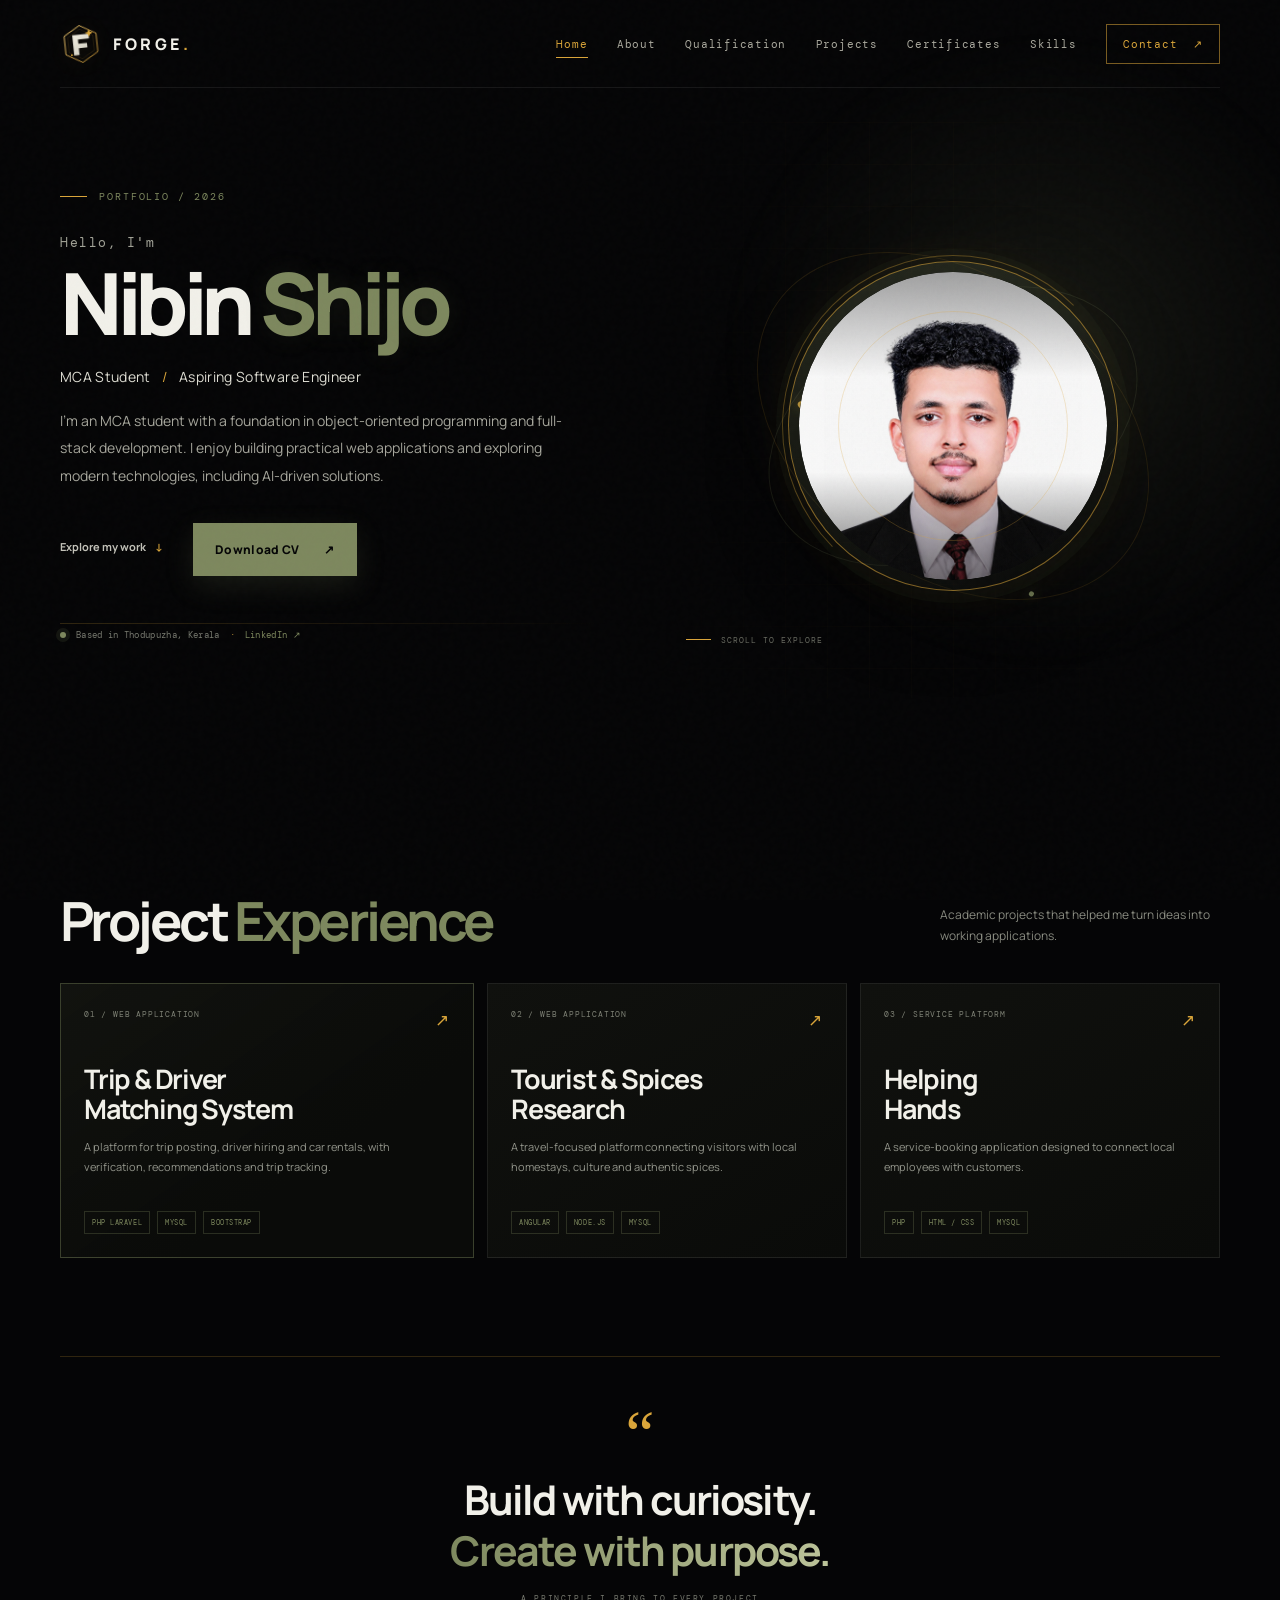
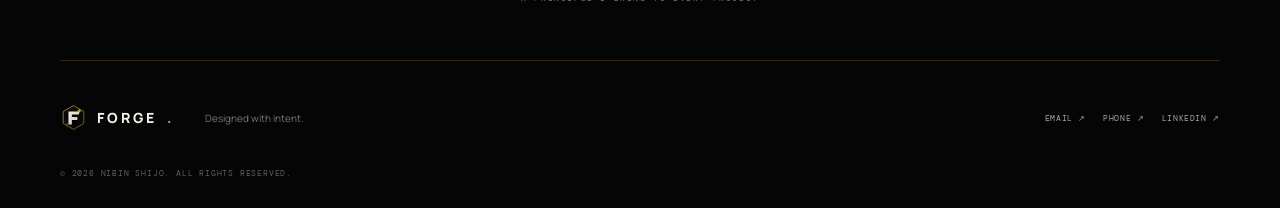
<file: index.html>
<!DOCTYPE html>
<html lang="en">
<head>
  <meta charset="UTF-8" />
  <meta name="viewport" content="width=device-width, initial-scale=1.0" />
  <meta name="theme-color" content="#050506" />
  <meta name="description" content="The personal portfolio of Nibin Shijo — MCA student and aspiring software engineer." />

  <title>FORGE — Nibin Shijo | Portfolio</title>

  <link rel="preconnect" href="https://fonts.googleapis.com" />
  <link rel="preconnect" href="https://fonts.gstatic.com" crossorigin />

  <link href="https://fonts.googleapis.com/css2?family=DM+Mono:wght@400;500&family=Manrope:wght@400;500;600;700;800&display=swap" rel="stylesheet" />

  <link rel="stylesheet" href="Assets/css/style.css" />
</head>

<body>

  <div class="page-noise" aria-hidden="true"></div>

  <!-- HEADER -->
  <header class="site-header" data-home-reveal="down">

    <a class="brand" href="index.html" aria-label="FORGE home">
      <span class="brand-mark" aria-hidden="true"><img src="Assets/images/forge-symbol.svg" alt=""></span>
      <span class="brand-name">FORGE<span class="brand-period">.</span></span>
    </a>
    

    <button
      class="menu-toggle"
      type="button"
      aria-label="Open navigation"
      aria-expanded="false"
      aria-controls="primary-navigation"
    >
      <span></span>
      <span></span>
    </button>

    <nav class="primary-nav" id="primary-navigation" aria-label="Main navigation">
      <a class="nav-link active" href="index.html" aria-current="page">Home</a>
      <a class="nav-link" href="about.html">About</a>
      <a class="nav-link" href="qualification.html">Qualification</a>
      <a class="nav-link" href="projects.html">Projects</a>
      <a class="nav-link" href="certificate.html">Certificates</a>
      <a class="nav-link" href="skills.html">Skills</a>
      <a class="nav-link nav-contact" href="contact.html">
        Contact <span aria-hidden="true">↗</span>
      </a>
    </nav>

  </header>

  <!-- MAIN CONTENT -->
  <main>

    <!-- HERO SECTION -->
    <section class="hero section-shell" aria-labelledby="hero-title">

      <!-- LEFT CONTENT -->
      <div class="hero-copy">

        <p class="eyebrow" data-home-intro="eyebrow">
          <span class="eyebrow-line"></span>
          PORTFOLIO / 2026
        </p>

        <p class="intro-label" data-home-intro="label">Hello, I'm</p>

        <h1 id="hero-title" data-home-intro="title" aria-label="Nibin Shijo">
          Nibin <span class="name-accent">Shijo</span><span class="heading-period"></span>
        </h1>

        <p class="hero-role" data-home-intro="role">
          <span class="role-phrase">MCA Student</span>
          <span class="role-divider">/</span>
          <span class="role-phrase">Aspiring Software Engineer</span>
        </p>

        <p class="hero-description" data-home-intro="description">
          I'm an MCA student with a foundation in object-oriented programming
          and full-stack development. I enjoy building practical web applications
          and exploring modern technologies, including AI-driven solutions.
        </p>

        <div class="hero-actions" data-home-intro="actions">

          <!-- <a class="button button-primary" href="mailto:nibinshijo@gmail.com">
            Let's connect
            <span class="button-arrow" aria-hidden="true">↗</span>
          </a> -->

          
          <a class="text-link" href="#selected-work">
            Explore my work <span aria-hidden="true">↓</span>
          </a>

          <a
            class="button button-primary"
            href="Assets/documents/Nibin-Shijo-Resume.pdf"
            download
          >
            Download CV <span aria-hidden="true">↗</span>
          </a>

        </div>

        <div class="hero-meta" data-home-intro="meta">

          <span class="availability-dot" aria-hidden="true"></span>

          <span>Based in Thodupuzha, Kerala</span>

          <span class="meta-separator">·</span>

          <a
            href="https://www.linkedin.com/in/nibin-shijo-0aa4ab343"
            target="_blank"
            rel="noopener noreferrer"
          >
            LinkedIn ↗
          </a>

        </div>

      </div>

      <!-- RIGHT SIDE: PROFILE PHOTO -->
      <div class="hero-visual" data-home-intro="visual">

        <!-- Decorative orbital rings -->
        <div class="orbit orbit-one" aria-hidden="true"></div>
        <div class="orbit orbit-two" aria-hidden="true"></div>

        <!-- Circular profile frame -->
        <div class="portrait-frame">

          <div class="portrait-inner">

            <!-- YOUR PROFILE PHOTO -->
            <img
              class="portrait-photo"
src="Assets/images/profile2.jpeg"
              alt="Profile photograph of Nibin Shijo"
              fetchpriority="high"
            />

            <!-- Top label -->
            <!-- <span class="portrait-kicker">
              THE DEVELOPER
            </span> -->

            <!-- Bottom label -->
            <!-- <span class="portrait-name">
              NIBIN SHIJO
            </span> -->

          </div>

        </div>

        <!-- Decorative index -->
        <!-- <div class="visual-index" aria-hidden="true">
          <span>01</span>
          <span class="visual-index-line"></span>
          <span>04</span>
        </div> -->

        <!-- Side description -->
        <!-- <div class="visual-note" aria-hidden="true">
          CURIOUS BY NATURE<br />
          BUILT TO CREATE
        </div> -->

      </div>

      <div class="hero-bottom-rule" aria-hidden="true"></div>

      <div class="scroll-cue" aria-hidden="true">
        <span class="scroll-line"></span>
        SCROLL TO EXPLORE
      </div>

    </section>

    <!-- TECHNOLOGY SECTION -->
    <!-- <section class="toolkit section-shell" aria-labelledby="toolkit-title">

      <div class="section-kicker">
        <span class="section-number">01</span>
        <h2 id="toolkit-title">TOOLS IN MY WORKFLOW</h2>
      </div>

      <div class="toolkit-list" aria-label="Technologies">

        <span>JAVA</span>
        <span>PYTHON</span>
        <span>PHP / LARAVEL</span>
        <span>ANGULAR</span>
        <span>MYSQL</span>
        <span>HTML & CSS</span>

      </div>

    </section> -->

    <!-- PROJECT SECTION -->
    <section
      class="work-section section-shell"
      id="selected-work"
      aria-labelledby="work-title"
    >

      <div class="work-heading">

        <div>
          <p class="eyebrow" data-home-reveal="left">
            <span class="eyebrow-line"></span>
            A FEW THINGS I'VE BUILT
          </p>

          <h2 id="work-title" data-home-reveal="up">
            Project <span>Experience</span><span class="heading-period"></span>
          </h2>
        </div>

        <p class="work-heading-note" data-home-reveal="right">
          Academic projects that helped me turn ideas into working applications.
        </p>

      </div>

      <div class="project-grid">

        <article class="project-card project-card-featured" data-home-reveal="left">

          <div class="project-topline">
            <span>01 / WEB APPLICATION</span>
            <span class="project-symbol">↗</span>
          </div>

          <h3>Trip &amp; Driver<br />Matching System</h3>

          <p>
            A platform for trip posting, driver hiring and car rentals,
            with verification, recommendations and trip tracking.
          </p>

          <div class="project-tags">
            <span>PHP LARAVEL</span>
            <span>MYSQL</span>
            <span>BOOTSTRAP</span>
          </div>

        </article>

        <article class="project-card" data-home-reveal="up">

          <div class="project-topline">
            <span>02 / WEB APPLICATION</span>
            <span class="project-symbol">↗</span>
          </div>

          <h3>Tourist &amp; Spices<br />Research</h3>

          <p>
            A travel-focused platform connecting visitors with local
            homestays, culture and authentic spices.
          </p>

          <div class="project-tags">
            <span>ANGULAR</span>
            <span>NODE.JS</span>
            <span>MYSQL</span>
          </div>

        </article>

        <article class="project-card" data-home-reveal="right">

          <div class="project-topline">
            <span>03 / SERVICE PLATFORM</span>
            <span class="project-symbol">↗</span>
          </div>

          <h3>Helping<br />Hands</h3>

          <p>
            A service-booking application designed to connect
            local employees with customers.
          </p>

          <div class="project-tags">
            <span>PHP</span>
            <span>HTML / CSS</span>
            <span>MYSQL</span>
          </div>

        </article>

      </div>

    </section>

    <!-- PERSONAL QUOTE -->
    <section class="quote-section section-shell" aria-label="Personal quote" data-home-reveal="scale">

      <span class="quote-mark" aria-hidden="true" data-home-reveal="up">“</span>

      <blockquote data-home-reveal="up">
        Build with curiosity.<br />
        <span>Create with purpose.</span>
      </blockquote>

      <p class="quote-credit" data-home-reveal="up">
        A PRINCIPLE I BRING TO EVERY PROJECT
      </p>

    </section>

  </main>

  <!-- FOOTER -->
  <footer class="site-footer section-shell" data-home-reveal="up">

    <a class="footer-brand" href="index.html"><img class="footer-brand-mark" src="Assets/images/forge-symbol.svg" alt="" aria-hidden="true">FORGE<span>.</span></a>

    <p>Designed with intent.</p>

    <div class="footer-links">

      <a href="mailto:nibinshijo@gmail.com">EMAIL ↗</a>

      <a href="tel:+918281310575">PHONE ↗</a>

      <a
        href="https://www.linkedin.com/in/nibin-shijo-0aa4ab343"
        target="_blank"
        rel="noopener noreferrer"
      >
        LINKEDIN ↗
      </a>

    </div>

    <small>
      © <span id="current-year">2026</span>
      NIBIN SHIJO. ALL RIGHTS RESERVED.
    </small>

  </footer>

  <!-- JAVASCRIPT -->
  <script src="Assets/js/script.js"></script>

</body>
</html>
</file>
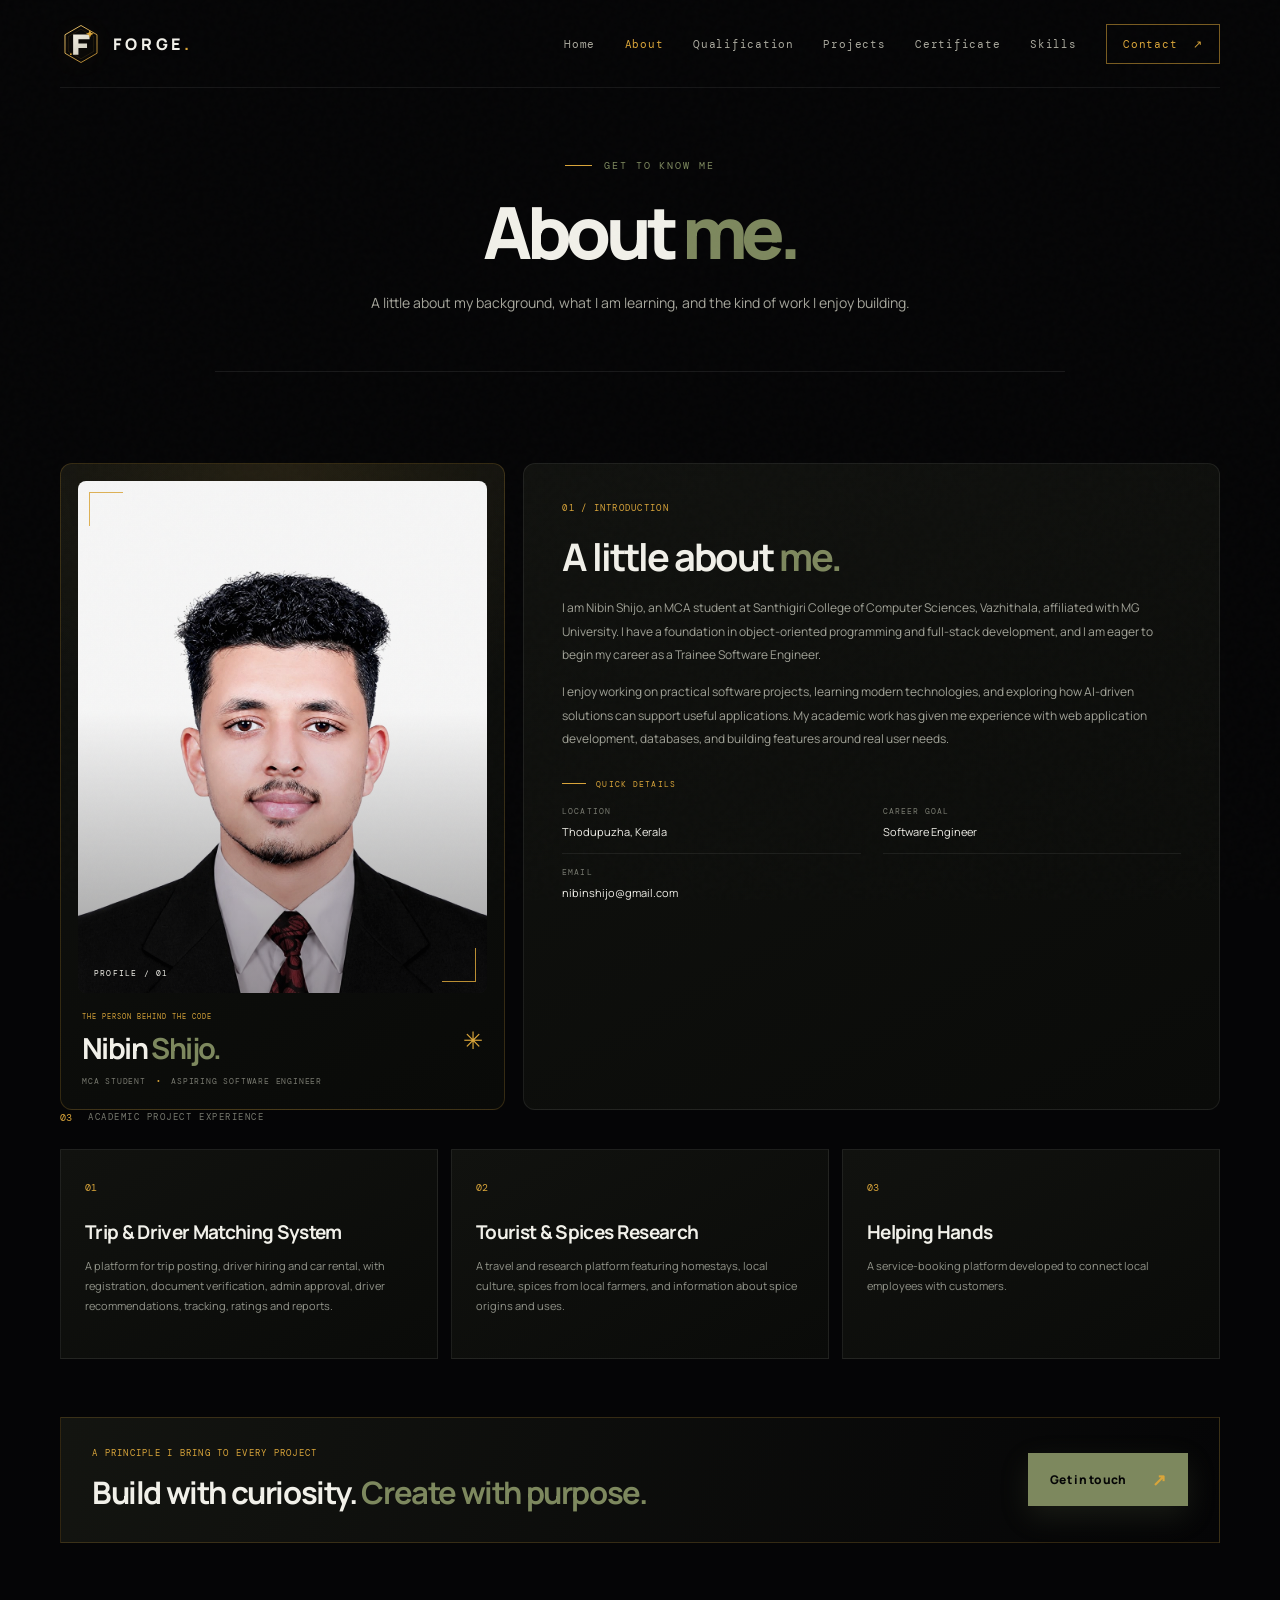
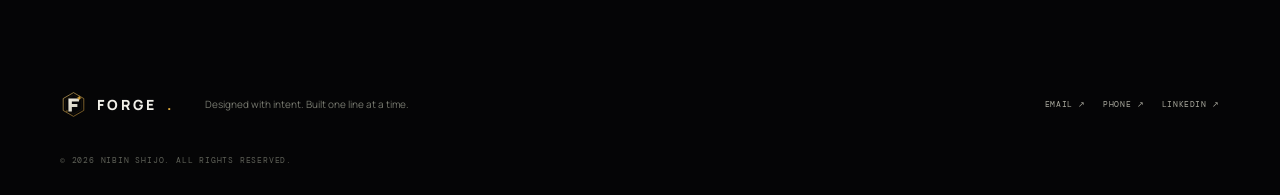
<file: about.html>
<!DOCTYPE html>
<html lang="en">
<head>
  <meta charset="UTF-8" />
  <meta name="viewport" content="width=device-width, initial-scale=1.0" />
  <meta name="theme-color" content="#050506" />
  <meta name="description" content="Learn more about Nibin Shijo, an MCA student and aspiring software engineer." />
  <title>About | FORGE — Nibin Shijo</title>
  <link rel="preconnect" href="https://fonts.googleapis.com" />
  <link rel="preconnect" href="https://fonts.gstatic.com" crossorigin />
  <link href="https://fonts.googleapis.com/css2?family=DM+Mono:wght@400;500&family=Manrope:wght@400;500;600;700;800&display=swap" rel="stylesheet" />
  <link rel="stylesheet" href="Assets/css/style.css" />
</head>
<body>
  <div class="page-noise" aria-hidden="true"></div>
  <header class="site-header">
    <a class="brand" href="index.html" aria-label="FORGE home">
      <span class="brand-mark" aria-hidden="true"><img src="Assets/images/forge-symbol.svg" alt=""></span>
      <span class="brand-name">FORGE<span class="brand-period">.</span></span>
    </a>
    <button class="menu-toggle" type="button" aria-label="Open navigation" aria-expanded="false" aria-controls="primary-navigation">
      <span></span><span></span>
    </button>
    <nav class="primary-nav" id="primary-navigation" aria-label="Main navigation">
      <a class="nav-link" href="index.html">Home</a>
      <a class="nav-link active" href="about.html" aria-current="page">About</a>
      <a class="nav-link" href="qualification.html">Qualification</a>
      <a class="nav-link" href="projects.html">Projects</a>
      <a class="nav-link" href="certificate.html">Certificate</a>
      <a class="nav-link" href="skills.html">Skills</a>
      <a class="nav-link nav-contact" href="contact.html">Contact <span aria-hidden="true">↗</span></a>
    </nav>
  </header>
  <main class="inner-page section-shell">
    <section class="page-heading">
      <p class="eyebrow"><span class="eyebrow-line"></span> GET TO KNOW ME</p>
      <h1>About <span>me.</span></h1>
      <p class="page-intro">A little about my background, what I am learning, and the kind of work I enjoy building.</p>
    </section>
    <section class="content-grid about-grid about-intro-grid" aria-label="About Nibin">
      <aside class="about-portrait-card" aria-label="Portrait of Nibin Shijo">
        <div class="about-photo-frame">
          <img src="Assets/images/profile1.jpeg" alt="Portrait photograph of Nibin Shijo" loading="lazy" />
          <span class="about-photo-corner about-photo-corner-top" aria-hidden="true"></span>
          <span class="about-photo-corner about-photo-corner-bottom" aria-hidden="true"></span>
          <span class="about-photo-index">PROFILE / 01</span>
        </div>
        <div class="about-photo-caption">
          <div>
            <p class="panel-index">THE PERSON BEHIND THE CODE</p>
            <h2>Nibin <span>Shijo.</span></h2>
          </div>
          <span class="about-photo-spark" aria-hidden="true">✳</span>
        </div>
        <p class="about-photo-role">MCA STUDENT <span>•</span> ASPIRING SOFTWARE ENGINEER</p>
      </aside>

      <article class="info-panel about-main-panel">
        <p class="panel-index">01 / INTRODUCTION</p>
        <h2>A little about <span>me.</span></h2>
        <p>I am Nibin Shijo, an MCA student at Santhigiri College of Computer Sciences, Vazhithala, affiliated with MG University. I have a foundation in object-oriented programming and full-stack development, and I am eager to begin my career as a Trainee Software Engineer.</p>
        <p>I enjoy working on practical software projects, learning modern technologies, and exploring how AI-driven solutions can support useful applications. My academic work has given me experience with web application development, databases, and building features around real user needs.</p>

        <div class="about-details-heading">
          <span class="about-details-line"></span>
          <span>QUICK DETAILS</span>
        </div>
        <dl class="detail-list about-detail-list">
          <div><dt>LOCATION</dt><dd>Thodupuzha, Kerala</dd></div>
          <div><dt>CAREER GOAL</dt><dd>Software Engineer</dd></div>
          <div><dt>EMAIL</dt><dd><a href="mailto:nibinshijo@gmail.com">nibinshijo@gmail.com</a></dd></div>
        </dl>
      </article>
    </section>

    <section class="content-section" aria-labelledby="projects-about-title">
      <div class="section-kicker"><span class="section-number">03</span><h2 id="projects-about-title">ACADEMIC PROJECT EXPERIENCE</h2></div>
      <div class="compact-card-grid">
        <article class="compact-card"><span class="card-count">01</span><h3>Trip &amp; Driver Matching System</h3><p>A platform for trip posting, driver hiring and car rental, with registration, document verification, admin approval, driver recommendations, tracking, ratings and reports.</p></article>
        <article class="compact-card"><span class="card-count">02</span><h3>Tourist &amp; Spices Research</h3><p>A travel and research platform featuring homestays, local culture, spices from local farmers, and information about spice origins and uses.</p></article>
        <article class="compact-card"><span class="card-count">03</span><h3>Helping Hands</h3><p>A service-booking platform developed to connect local employees with customers.</p></article>
      </div>
    </section>

    <section class="callout-panel">
      <div><p class="panel-index">A PRINCIPLE I BRING TO EVERY PROJECT</p><h2>Build with curiosity. <span>Create with purpose.</span></h2></div>
      <a class="button button-primary" href="contact.html">Get in touch <span class="button-arrow" aria-hidden="true">↗</span></a>
    </section>
  </main>
  <footer class="site-footer section-shell">
    <a class="footer-brand" href="index.html"><img class="footer-brand-mark" src="Assets/images/forge-symbol.svg" alt="" aria-hidden="true">FORGE<span>.</span></a>
    <p>Designed with intent. Built one line at a time.</p>
    <div class="footer-links">
      <a href="mailto:nibinshijo@gmail.com">EMAIL ↗</a>
      <a href="tel:+918281310575">PHONE ↗</a>
      <a href="https://www.linkedin.com/in/nibin-shijo-0aa4ab343" target="_blank" rel="noopener noreferrer">LINKEDIN ↗</a>
    </div>
    <small>© <span id="current-year">2026</span> NIBIN SHIJO. ALL RIGHTS RESERVED.</small>
  </footer>
  <script src="Assets/js/script.js"></script>
</body>
</html>
</file>
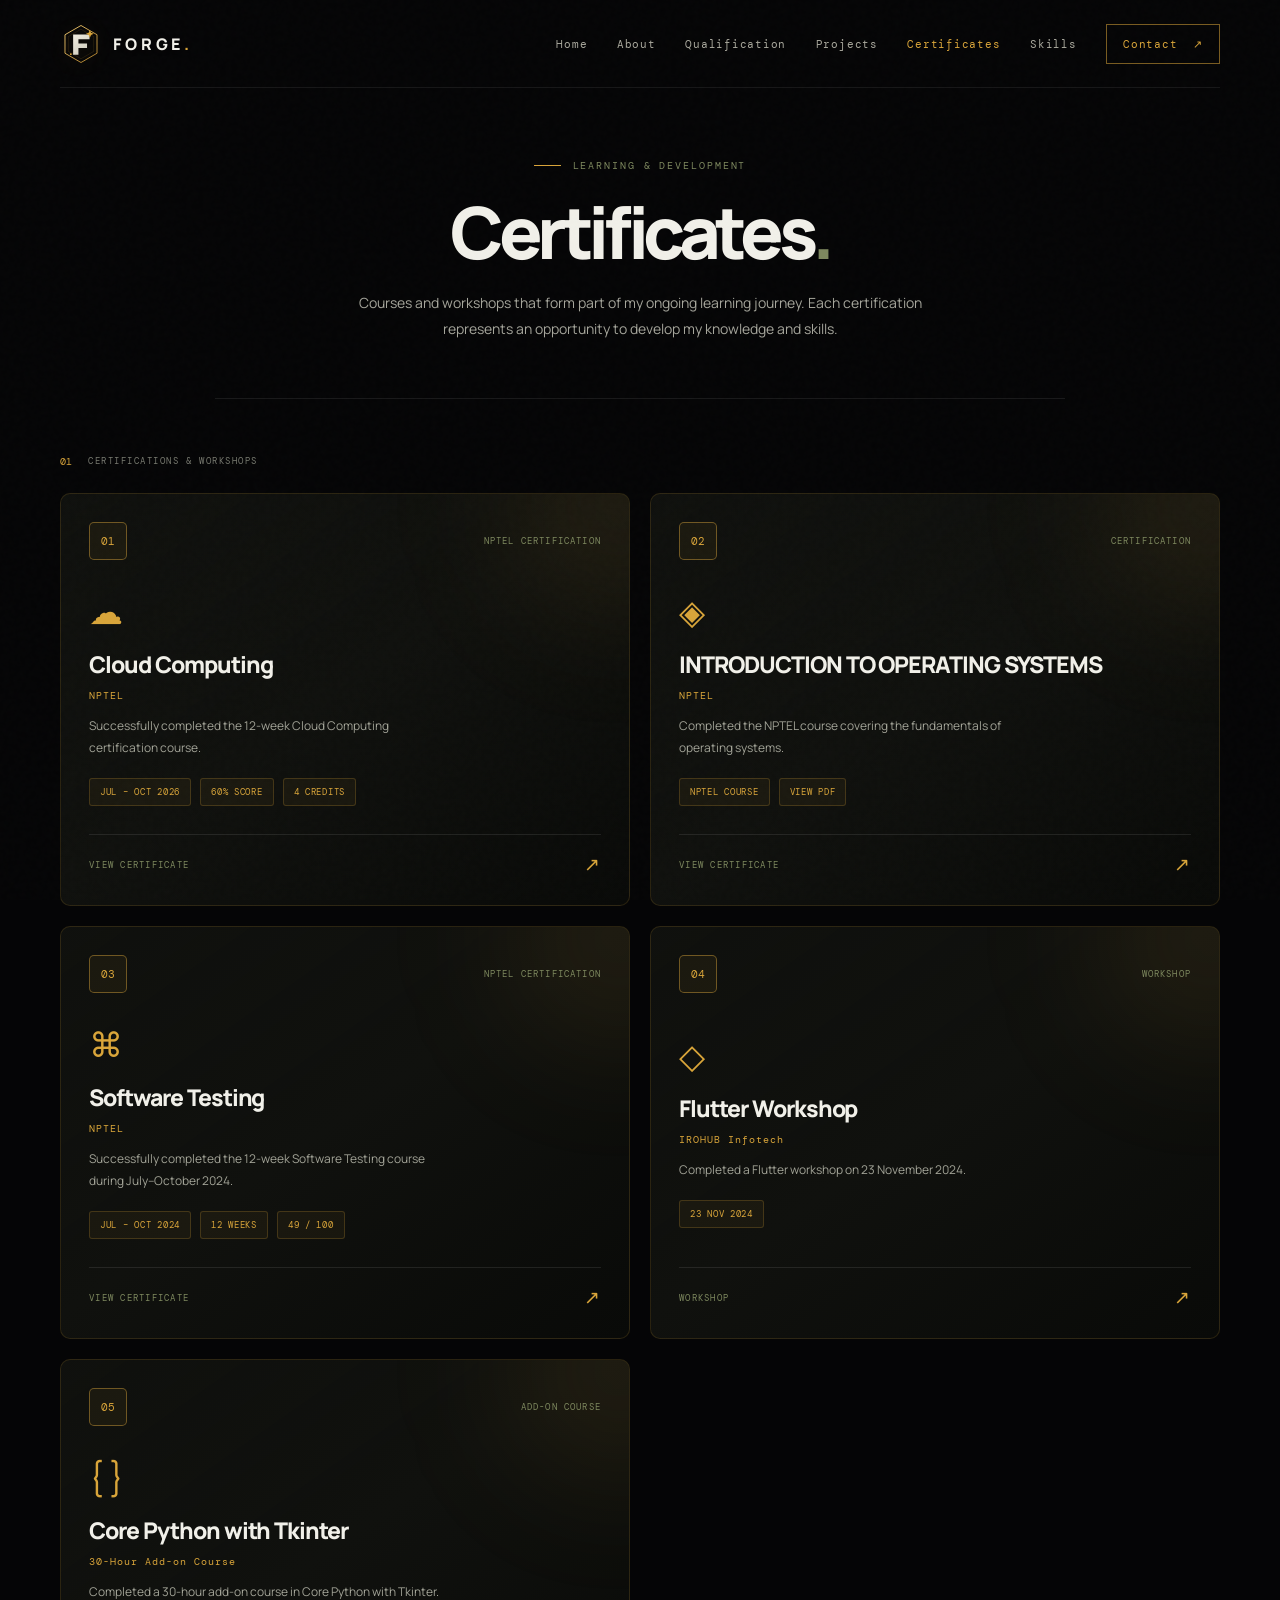
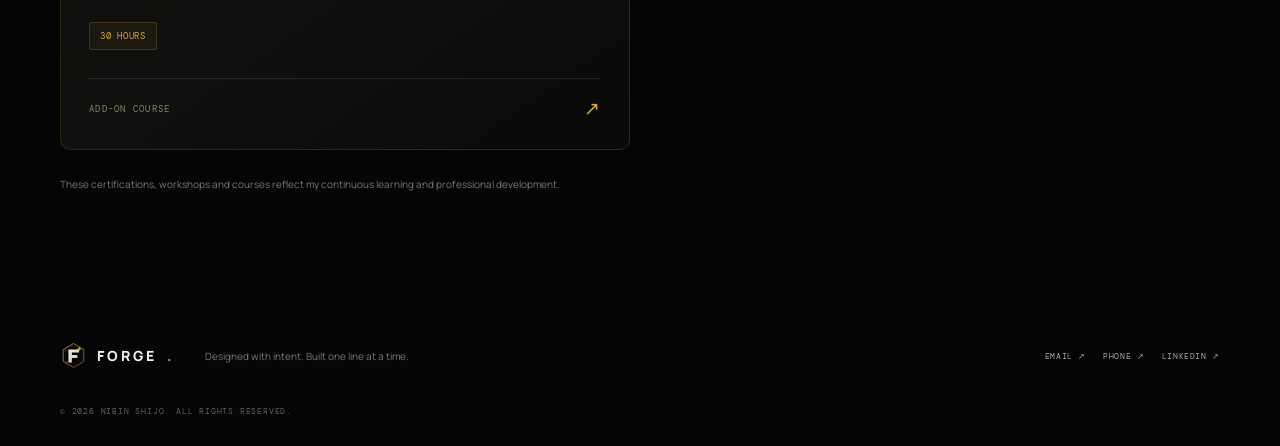
<file: certificate.html>
<!DOCTYPE html>
<html lang="en">
<head>
    <meta charset="UTF-8" />
    <meta name="viewport" content="width=device-width, initial-scale=1.0" />
    <meta name="theme-color" content="#050506" />

    <meta
        name="description"
        content="Certifications, workshops and add-on courses completed by Nibin Shijo."
    />

    <title>Certificates | FORGE — Nibin Shijo</title>

    <!-- Google Fonts -->
    <link rel="preconnect" href="https://fonts.googleapis.com" />
    <link rel="preconnect" href="https://fonts.gstatic.com" crossorigin />

    <link
        href="https://fonts.googleapis.com/css2?family=DM+Mono:wght@400;500&family=Manrope:wght@400;500;600;700;800&display=swap"
        rel="stylesheet"
    />

    <!-- Main CSS -->
    <link rel="stylesheet" href="Assets/css/style.css" />
</head>

<body>

    <!-- Background Noise -->
    <div class="page-noise" aria-hidden="true"></div>

    <!-- Header -->
    <header class="site-header">

    <a class="brand" href="index.html" aria-label="FORGE home">
      <span class="brand-mark" aria-hidden="true"><img src="Assets/images/forge-symbol.svg" alt=""></span>
      <span class="brand-name">FORGE<span class="brand-period">.</span></span>
    </a>

        <!-- Mobile Menu Button -->
        <button
            class="menu-toggle"
            type="button"
            aria-label="Open navigation"
            aria-expanded="false"
            aria-controls="primary-navigation"
        >
            <span></span>
            <span></span>
        </button>

        <!-- Navigation -->
        <nav
            class="primary-nav"
            id="primary-navigation"
            aria-label="Main navigation"
        >
            <a class="nav-link" href="index.html">Home</a>

            <a class="nav-link" href="about.html">About</a>

            <a class="nav-link" href="qualification.html">
                Qualification
            </a>

            <a class="nav-link" href="projects.html">Projects</a>

            <a
                class="nav-link active"
                href="certificate.html"
                aria-current="page"
            >
                Certificates
            </a>

            <a class="nav-link" href="skills.html">Skills</a>

            <a class="nav-link nav-contact" href="contact.html">
                Contact <span aria-hidden="true">↗</span>
            </a>
        </nav>

    </header>


    <!-- Main Content -->
    <main class="inner-page section-shell">

        <!-- Page Heading -->
        <section class="page-heading">

            <p class="eyebrow">
                <span class="eyebrow-line"></span>
                LEARNING &amp; DEVELOPMENT
            </p>

            <h1>
                Certificates<span class="heading-period">.</span>
            </h1>

            <p class="page-intro">
                Courses and workshops that form part of my ongoing
                learning journey. Each certification represents
                an opportunity to develop my knowledge and skills.
            </p>

        </section>


        <!-- Certificates Section -->
        <section
            class="content-section"
            aria-labelledby="certificates-title"
        >

            <div class="section-kicker">

                <span class="section-number">01</span>

                <h2 id="certificates-title">
                    CERTIFICATIONS &amp; WORKSHOPS
                </h2>

            </div>


            <!-- Certificate Cards -->
            <div class="certificate-grid">

                <!-- Certificate 02: Cloud Computing -->
                <!-- Click to open the PDF certificate -->
                <a
                    class="certificate-card certificate-link"
                    href="Assets/documents/Nptel_Cloud_Computing.pdf"
                    target="_blank"
                    rel="noopener noreferrer"
                    aria-label="View NPTEL Cloud Computing certificate"
                >

                    <div class="certificate-top">

                        <span class="certificate-icon">01</span>

                        <span class="certificate-type">
                            NPTEL CERTIFICATION
                        </span>

                    </div>

                    <div class="certificate-content">

                        <div class="certificate-symbol">
                            ☁
                        </div>

                        <h2>Cloud Computing</h2>

                        <p class="certificate-issuer">
                            NPTEL
                        </p>

                        <p class="certificate-description">
                            Successfully completed the 12-week
                            Cloud Computing certification course.
                        </p>

                        <div class="certificate-meta">

                            <span>JUL – OCT 2026</span>

                            <span>60% SCORE</span>

                            <span>4 CREDITS</span>

                        </div>

                    </div>

                    <div class="certificate-action">

                        <span>VIEW CERTIFICATE</span>

                        <span class="certificate-arrow">↗</span>

                    </div>

                </a>
                <!-- Certificate 01: INTRODUCTION TO OPERATING SYSTEMS -->

<!-- Certificate 01: INTRODUCTION TO OPERATING SYSTEMS -->
<a
    class="certificate-card certificate-link"
    href="Assets/documents/Operating_system_Nptel.pdf"
    target="_blank"
    rel="noopener noreferrer"
    aria-label="View NPTEL INTRODUCTION TO OPERATING SYSTEMS  certificate"
>

    <div class="certificate-top">

        <span class="certificate-icon">02</span>

        <span class="certificate-type">
            CERTIFICATION
        </span>

    </div>

    <div class="certificate-content">

        <div class="certificate-symbol">
            ◈
        </div>

        <h2>INTRODUCTION TO OPERATING SYSTEMS</h2>

        <p class="certificate-issuer">
            NPTEL
        </p>

        <p class="certificate-description">
            Completed the NPTEL course covering the fundamentals of operating systems.
        </p>
                            <div class="certificate-meta">

                            <span>NPTEL COURSE</span>

                            <span>VIEW PDF</span>

                        </div>

    </div>

    <div class="certificate-action">

        <span>VIEW CERTIFICATE</span>

        <span class="certificate-arrow">↗</span>

    </div>

</a>

                <!-- Certificate 03: Software Testing -->
                <a
                    class="certificate-card certificate-link"
                    href="Assets/documents/Software_Testing_Nptel.pdf"
                    target="_blank"
                    rel="noopener noreferrer"
                    aria-label="View NPTEL Software Testing certificate"
                >
                    <div class="certificate-top">
                        <span class="certificate-icon">03</span>
                        <span class="certificate-type">NPTEL CERTIFICATION</span>
                    </div>

                    <div class="certificate-content">
                        <div class="certificate-symbol">⌘</div>
                        <h2>Software Testing</h2>
                        <p class="certificate-issuer">NPTEL</p>
                        <p class="certificate-description">
                            Successfully completed the 12-week Software Testing course
                            during July–October 2024.
                        </p>
                        <div class="certificate-meta">
                            <span>JUL – OCT 2024</span>
                            <span>12 WEEKS</span>
                            <span>49 / 100</span>
                        </div>
                    </div>

                    <div class="certificate-action">
                        <span>VIEW CERTIFICATE</span>
                        <span class="certificate-arrow">↗</span>
                    </div>
                </a>


                <!-- Certificate 04: Flutter Workshop -->
                <article class="certificate-card">

                    <div class="certificate-top">

                        <span class="certificate-icon">04</span>

                        <span class="certificate-type">
                            WORKSHOP
                        </span>

                    </div>

                    <div class="certificate-content">

                        <div class="certificate-symbol">
                            ◇
                        </div>

                        <h2>Flutter Workshop</h2>

                        <p class="certificate-issuer">
                            IROHUB Infotech
                        </p>

                        <p class="certificate-description">
                            Completed a Flutter workshop on
                            23 November 2024.
                        </p>

                        <div class="certificate-meta">

                            <span>23 NOV 2024</span>

                        </div>

                    </div>

                    <div class="certificate-action">

                        <span>WORKSHOP</span>

                        <span class="certificate-arrow">↗</span>

                    </div>

                </article>



                <!-- Certificate 04: Core Python with Tkinter -->
                <article class="certificate-card">

                    <div class="certificate-top">

                        <span class="certificate-icon">05</span>

                        <span class="certificate-type">
                            ADD-ON COURSE
                        </span>

                    </div>

                    <div class="certificate-content">

                        <div class="certificate-symbol">
                            { }
                        </div>

                        <h2>Core Python with Tkinter</h2>

                        <p class="certificate-issuer">
                            30-Hour Add-on Course
                        </p>

                        <p class="certificate-description">
                            Completed a 30-hour add-on course
                            in Core Python with Tkinter.
                        </p>

                        <div class="certificate-meta">

                            <span>30 HOURS</span>

                        </div>

                    </div>

                    <div class="certificate-action">

                        <span>ADD-ON COURSE</span>

                        <span class="certificate-arrow">↗</span>

                    </div>

                </article>


            </div>


            <!-- Footer Note -->
            <p class="page-footnote">
                These certifications, workshops and courses reflect
                my continuous learning and professional development.
            </p>

        </section>

    </main>



    <!-- Footer -->
    <footer class="site-footer section-shell">

 <a class="footer-brand" href="index.html"><img class="footer-brand-mark" src="Assets/images/forge-symbol.svg" alt="" aria-hidden="true">FORGE<span>.</span></a>

        <p>
            Designed with intent. Built one line at a time.
        </p>

        <div class="footer-links">

            <a href="mailto:nibinshijo@gmail.com">
                EMAIL ↗
            </a>

            <a href="tel:+918281310575">
                PHONE ↗
            </a>

            <a
                href="https://www.linkedin.com/in/nibin-shijo-0aa4ab343"
                target="_blank"
                rel="noopener noreferrer"
            >
                LINKEDIN ↗
            </a>

        </div>

        <small>
            © <span id="current-year">2026</span>
            NIBIN SHIJO. ALL RIGHTS RESERVED.
        </small>

    </footer>


    <!-- JavaScript -->
    <script src="Assets/js/script.js"></script>

</body>
</html>
</file>
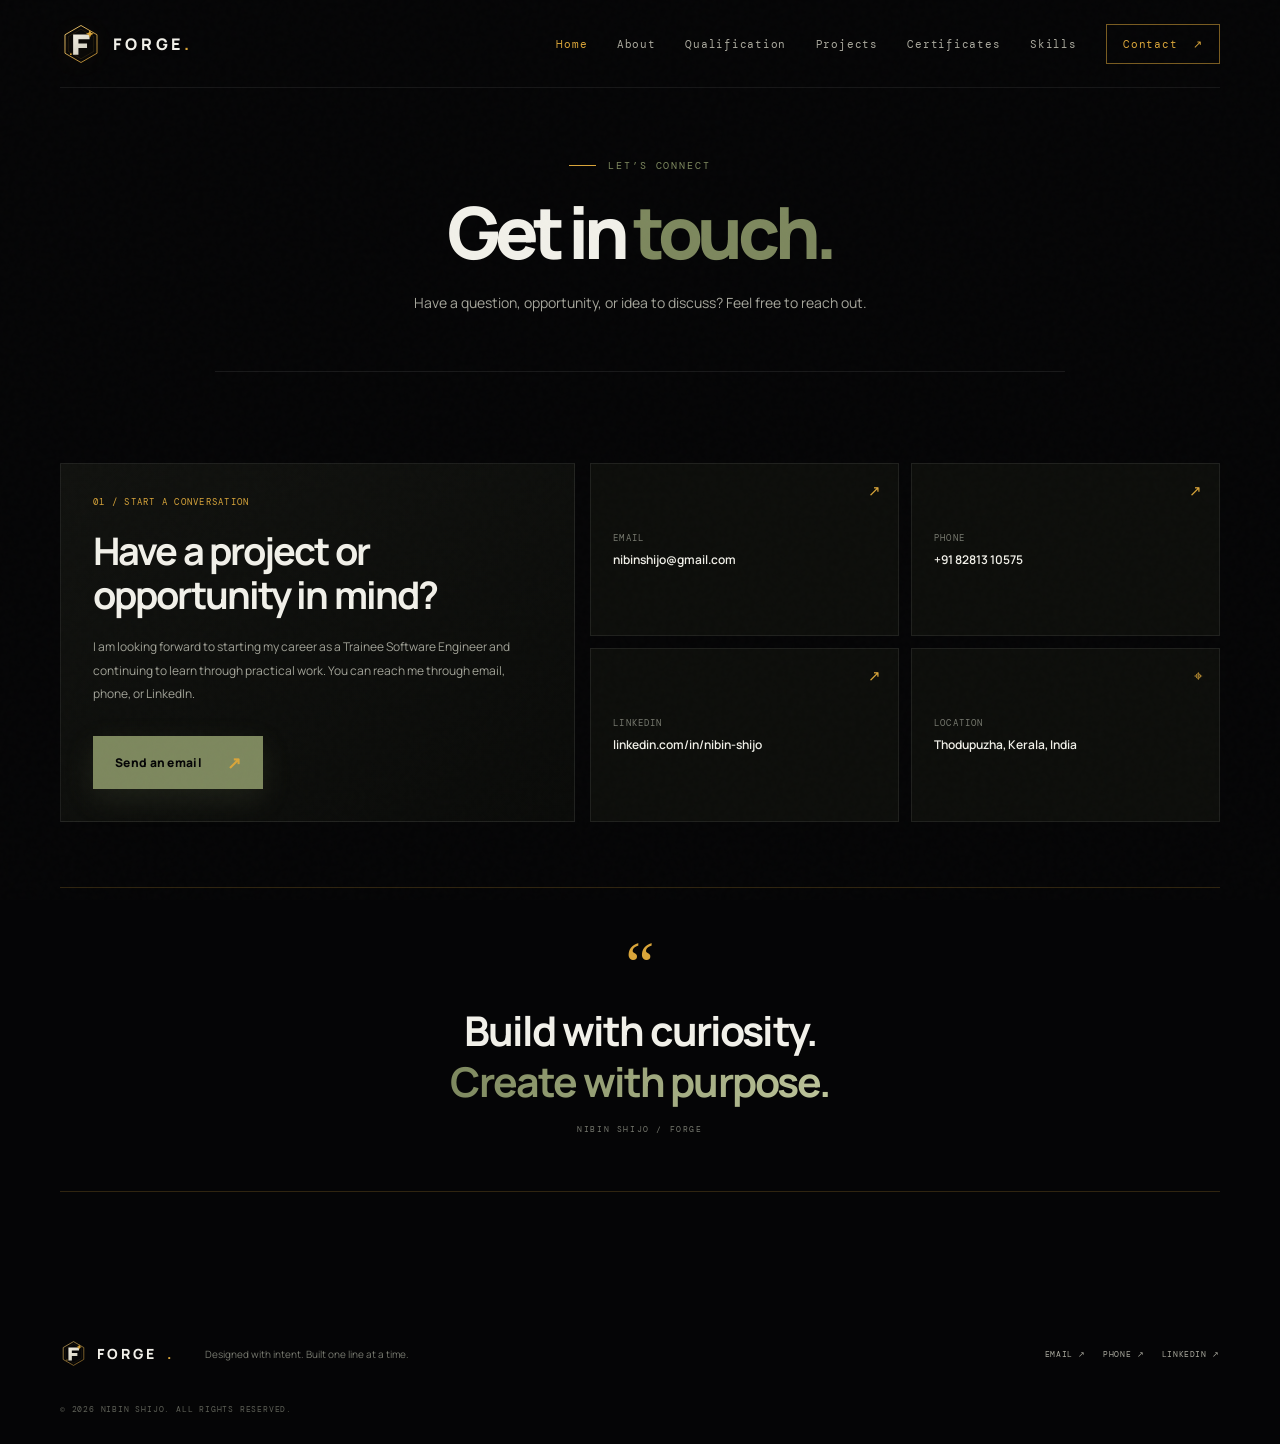
<file: contact.html>
<!DOCTYPE html>
<html lang="en">
<head>
  <meta charset="UTF-8" />
  <meta name="viewport" content="width=device-width, initial-scale=1.0" />
  <meta name="theme-color" content="#050506" />
  <meta name="description" content="Contact Nibin Shijo by email, phone or LinkedIn." />
  <title>Contact | FORGE — Nibin Shijo</title>
  <link rel="preconnect" href="https://fonts.googleapis.com" />
  <link rel="preconnect" href="https://fonts.gstatic.com" crossorigin />
  <link href="https://fonts.googleapis.com/css2?family=DM+Mono:wght@400;500&family=Manrope:wght@400;500;600;700;800&display=swap" rel="stylesheet" />
  <link rel="stylesheet" href="Assets/css/style.css" />
</head>
<body>
  <div class="page-noise" aria-hidden="true"></div>
  <header class="site-header">
    <a class="brand" href="index.html" aria-label="FORGE home">
      <span class="brand-mark" aria-hidden="true"><img src="Assets/images/forge-symbol.svg" alt=""></span>
      <span class="brand-name">FORGE<span class="brand-period">.</span></span>
    </a>
    <button class="menu-toggle" type="button" aria-label="Open navigation" aria-expanded="false" aria-controls="primary-navigation">
      <span></span><span></span>
    </button>
    <nav class="primary-nav" id="primary-navigation" aria-label="Main navigation">
      <a class="nav-link active" href="index.html" aria-current="page">Home</a>
      <a class="nav-link" href="about.html">About</a>
      <a class="nav-link" href="qualification.html">Qualification</a>
      <a class="nav-link" href="projects.html">Projects</a>
      <a class="nav-link" href="certificate.html">Certificates</a>
      <a class="nav-link" href="skills.html">Skills</a>
      <a class="nav-link nav-contact active" href="contact.html" aria-current="page">Contact <span aria-hidden="true">↗</span></a>
    </nav>
  </header>
  <main class="inner-page section-shell">
    <section class="page-heading">
      <p class="eyebrow"><span class="eyebrow-line"></span> LET’S CONNECT</p>
      <h1>Get in <span>touch.</span></h1>
      <p class="page-intro">Have a question, opportunity, or idea to discuss? Feel free to reach out.</p>
    </section>
    <section class="contact-layout" aria-label="Contact information">
      <article class="info-panel contact-message">
        <p class="panel-index">01 / START A CONVERSATION</p>
        <h2>Have a project or opportunity in mind?</h2>
        <p>I am looking forward to starting my career as a Trainee Software Engineer and continuing to learn through practical work. You can reach me through email, phone, or LinkedIn.</p>
        <a class="button button-primary" href="mailto:nibinshijo@gmail.com?subject=Hello%20Nibin">Send an email <span class="button-arrow" aria-hidden="true">↗</span></a>
      </article>
      <div class="contact-details">
        <a class="contact-card" href="mailto:nibinshijo@gmail.com"><span class="contact-label">EMAIL</span><strong>nibinshijo@gmail.com</strong><span class="contact-arrow">↗</span></a>
        <a class="contact-card" href="tel:+918281310575"><span class="contact-label">PHONE</span><strong>+91 82813 10575</strong><span class="contact-arrow">↗</span></a>
        <a class="contact-card" href="https://www.linkedin.com/in/nibin-shijo-0aa4ab343" target="_blank" rel="noopener noreferrer"><span class="contact-label">LINKEDIN</span><strong>linkedin.com/in/nibin-shijo</strong><span class="contact-arrow">↗</span></a>
        <div class="contact-card contact-location"><span class="contact-label">LOCATION</span><strong>Thodupuzha, Kerala, India</strong><span class="contact-arrow" aria-hidden="true">⌖</span></div>
      </div>
    </section>
    <section class="quote-section contact-quote" aria-label="Personal quote">
      <span class="quote-mark" aria-hidden="true">“</span>
      <blockquote>Build with curiosity.<br /><span>Create with purpose.</span></blockquote>
      <p class="quote-credit">NIBIN SHIJO / FORGE</p>
    </section>
  </main>
  <footer class="site-footer section-shell">
    <a class="footer-brand" href="index.html"><img class="footer-brand-mark" src="Assets/images/forge-symbol.svg" alt="" aria-hidden="true">FORGE<span>.</span></a>
    <p>Designed with intent. Built one line at a time.</p>
    <div class="footer-links">
      <a href="mailto:nibinshijo@gmail.com">EMAIL ↗</a>
      <a href="tel:+918281310575">PHONE ↗</a>
      <a href="https://www.linkedin.com/in/nibin-shijo-0aa4ab343" target="_blank" rel="noopener noreferrer">LINKEDIN ↗</a>
    </div>
    <small>© <span id="current-year">2026</span> NIBIN SHIJO. ALL RIGHTS RESERVED.</small>
  </footer>
  <script src="Assets/js/script.js"></script>
</body>
</html>
</file>
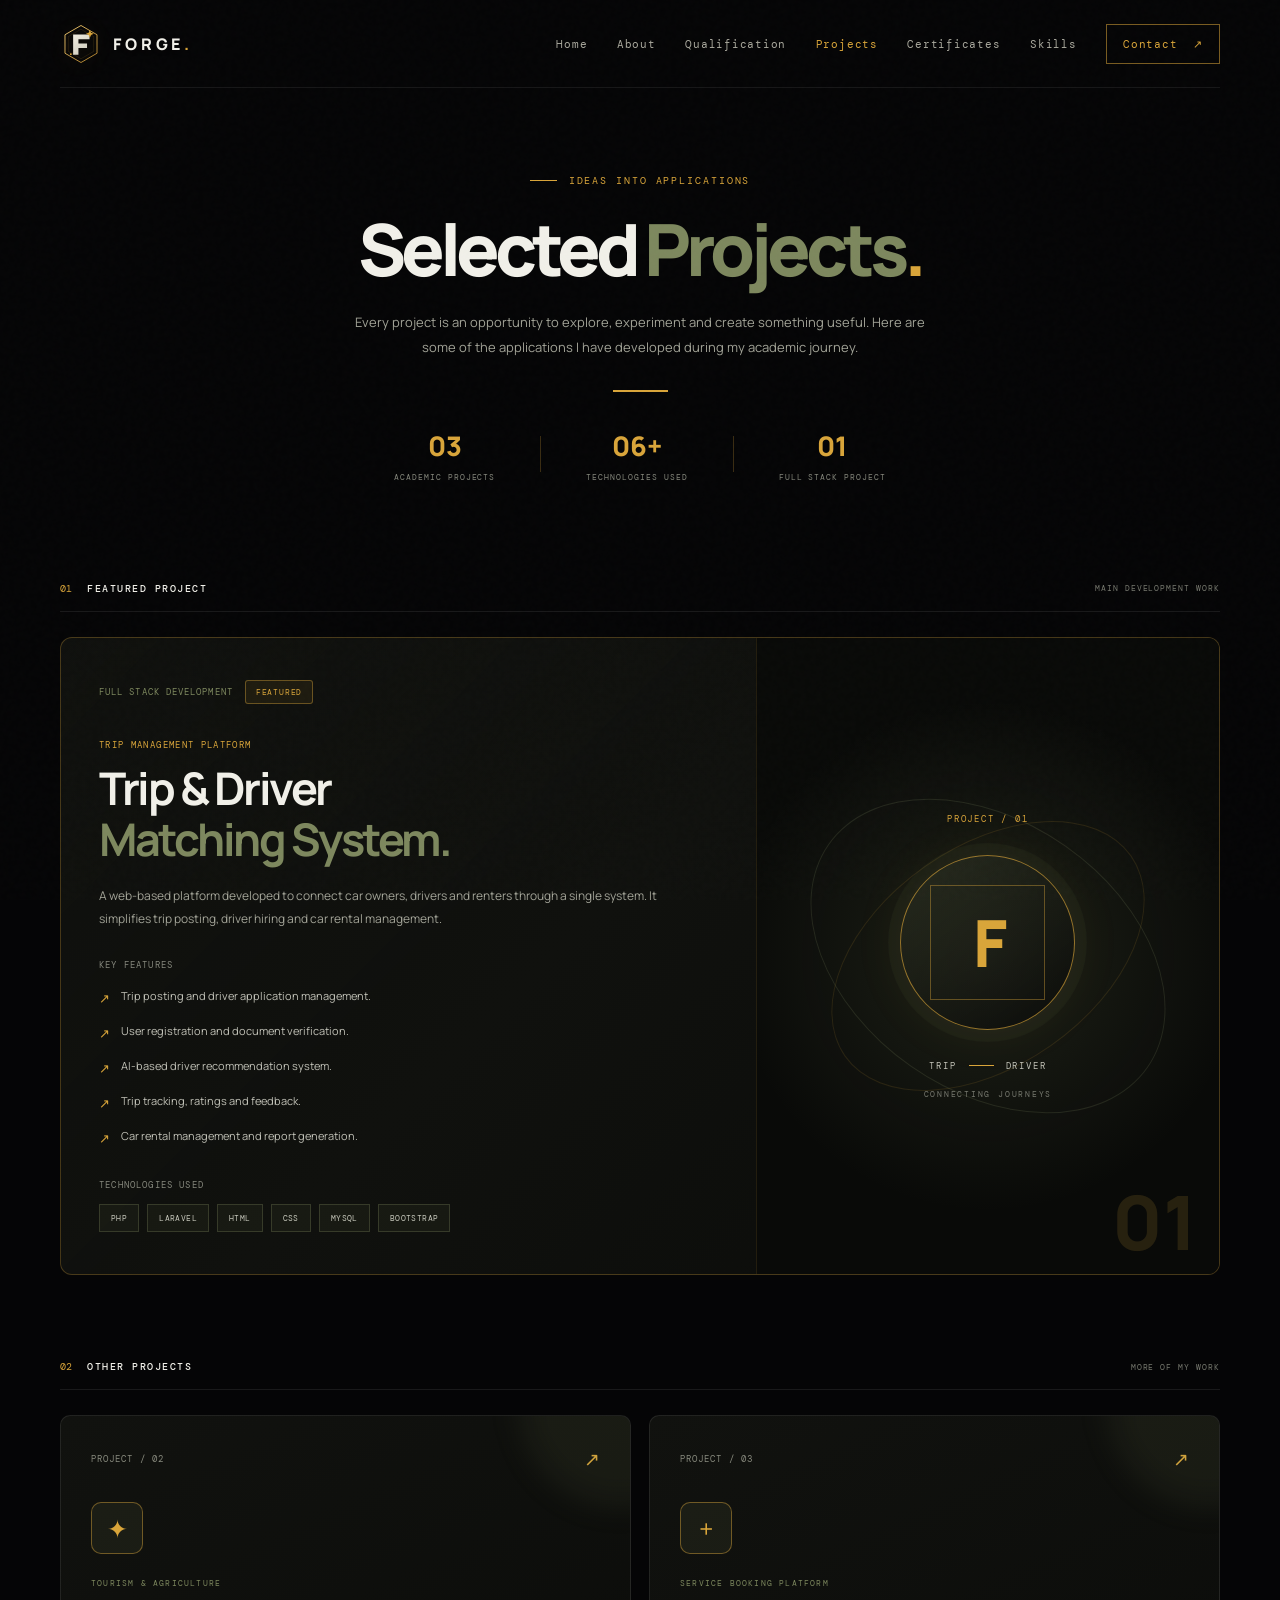
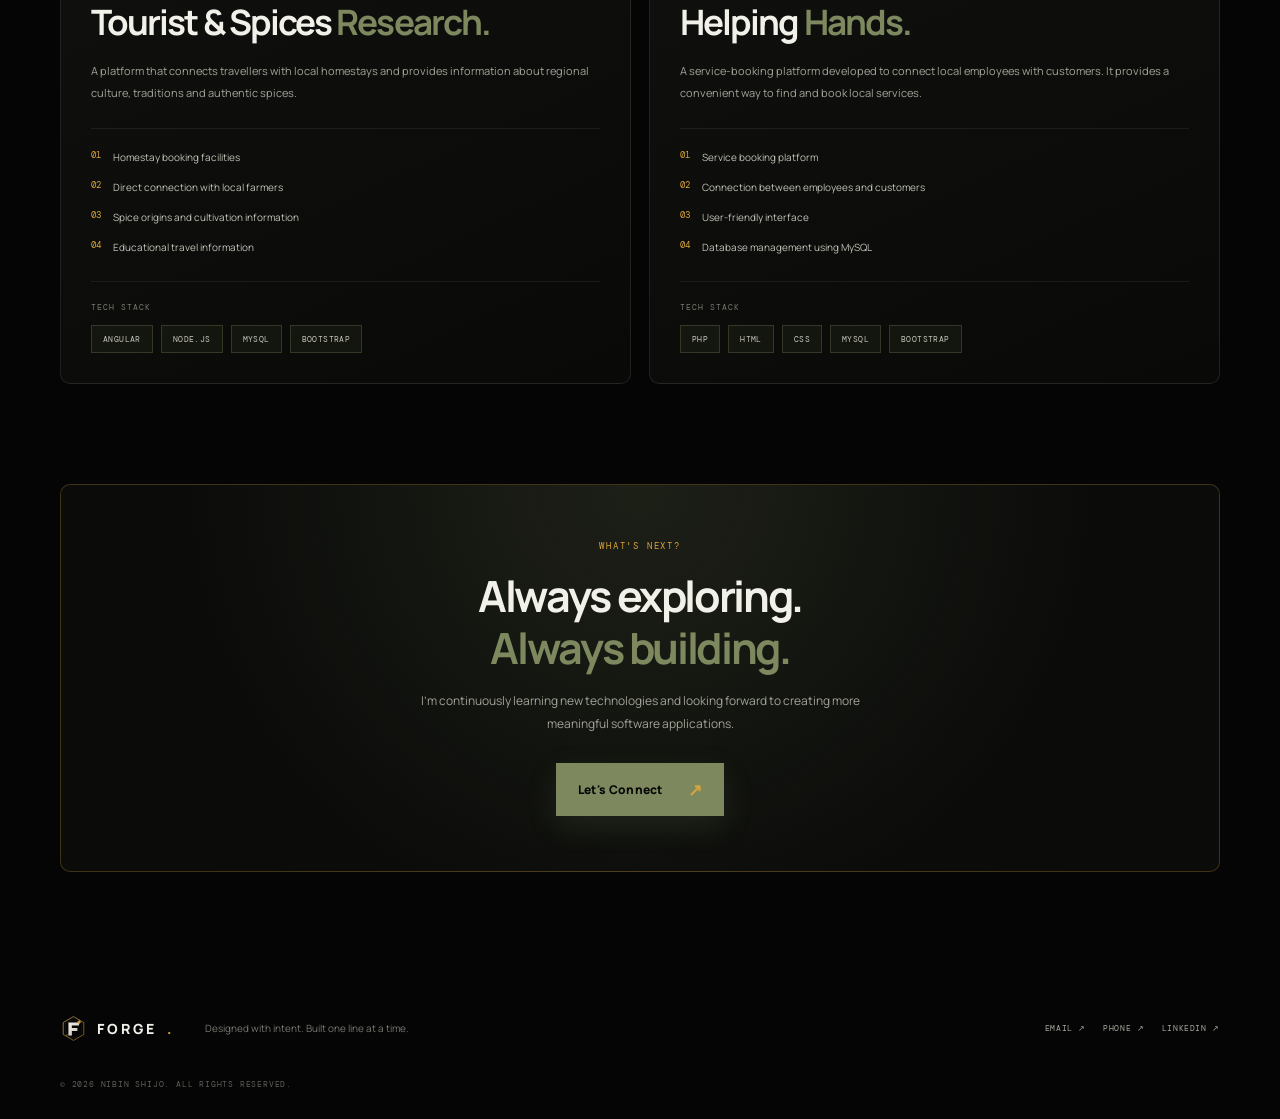
<file: projects.html>
<!DOCTYPE html>
<html lang="en">

<head>
    <meta charset="UTF-8">
    <meta name="viewport" content="width=device-width, initial-scale=1.0">
    <meta name="theme-color" content="#050506">

    <meta name="description"
          content="Explore the software development projects of Nibin Shijo.">

    <title>Projects | FORGE — Nibin Shijo</title>

    <!-- Google Fonts -->
    <link rel="preconnect" href="https://fonts.googleapis.com">
    <link rel="preconnect" href="https://fonts.gstatic.com" crossorigin>

    <link href="https://fonts.googleapis.com/css2?family=DM+Mono:wght@400;500&family=Manrope:wght@400;500;600;700;800&display=swap"
          rel="stylesheet">

    <!-- External Stylesheet -->
    <link rel="stylesheet" href="Assets/css/style.css">

</head>

<body>

    <div class="page-noise" aria-hidden="true"></div>


    <!-- =====================================
         HEADER
    ====================================== -->

    <header class="site-header">

    <a class="brand" href="index.html" aria-label="FORGE home">
      <span class="brand-mark" aria-hidden="true"><img src="Assets/images/forge-symbol.svg" alt=""></span>
      <span class="brand-name">FORGE<span class="brand-period">.</span></span>
    </a>


        <!-- Mobile Menu Button -->

        <button class="menu-toggle"
                type="button"
                aria-label="Toggle navigation"
                aria-expanded="false"
                aria-controls="primary-navigation">

            <span></span>
            <span></span>

        </button>


        <!-- Navigation -->

        <nav class="primary-nav" id="primary-navigation">

            <a class="nav-link" href="index.html">Home</a>

            <a class="nav-link" href="about.html">About</a>

            <a class="nav-link" href="qualification.html">Qualification</a>

            <a class="nav-link active"
               href="projects.html"
               aria-current="page">
                Projects
            </a>

            <a class="nav-link" href="certificate.html">Certificates</a>

            <a class="nav-link" href="skills.html">Skills</a>

            <a class="nav-link nav-contact" href="contact.html">
                Contact <span>↗</span>
            </a>

        </nav>

    </header>



    <!-- =====================================
         MAIN CONTENT
    ====================================== -->

    <main class="projects-page inner-page section-shell">


        <!-- PROJECT PAGE INTRODUCTION -->

        <section class="projects-intro">

            <p class="eyebrow">
                <span class="eyebrow-line"></span>
                IDEAS INTO APPLICATIONS
            </p>

            <h1>
                Selected <span>Projects</span><span class="heading-period">.</span>
            </h1>

            <p class="projects-intro-description">

                Every project is an opportunity to explore,
                experiment and create something useful.
                Here are some of the applications I have developed
                during my academic journey.

            </p>

            <div class="projects-intro-line"></div>


            <!-- PROJECT STATISTICS -->

            <div class="projects-overview">

                <div class="overview-item">

                    <strong>03</strong>

                    <span>ACADEMIC PROJECTS</span>

                </div>


                <div class="overview-divider"></div>


                <div class="overview-item">

                    <strong>06+</strong>

                    <span>TECHNOLOGIES USED</span>

                </div>


                <div class="overview-divider"></div>


                <div class="overview-item">

                    <strong>01</strong>

                    <span>FULL STACK PROJECT</span>

                </div>

            </div>

        </section>



        <!-- =====================================
             FEATURED PROJECT
        ====================================== -->

        <section class="featured-project-section">


            <div class="projects-section-heading">

                <div class="section-kicker">

                    <span class="section-number">01</span>

                    <h2>FEATURED PROJECT</h2>

                </div>

                <span class="projects-heading-note">
                    MAIN DEVELOPMENT WORK
                </span>

            </div>



            <article class="featured-project-card">


                <!-- LEFT CONTENT -->

                <div class="featured-project-content">

                    <div class="project-label-row">

                        <span class="project-type">
                            FULL STACK DEVELOPMENT
                        </span>

                        <span class="featured-badge">
                            FEATURED
                        </span>

                    </div>


                    <p class="featured-project-subtitle">
                        TRIP MANAGEMENT PLATFORM
                    </p>


                    <h2>
                        Trip &amp; Driver
                        <span>Matching System.</span>
                    </h2>


                    <p class="featured-project-description">

                        A web-based platform developed to connect car owners,
                        drivers and renters through a single system.
                        It simplifies trip posting, driver hiring and
                        car rental management.

                    </p>


                    <div class="project-feature-heading">
                        KEY FEATURES
                    </div>


                    <ul class="modern-feature-list">

                        <li>
                            <span class="feature-check">↗</span>
                            Trip posting and driver application management.
                        </li>

                        <li>
                            <span class="feature-check">↗</span>
                            User registration and document verification.
                        </li>

                        <li>
                            <span class="feature-check">↗</span>
                            AI-based driver recommendation system.
                        </li>

                        <li>
                            <span class="feature-check">↗</span>
                            Trip tracking, ratings and feedback.
                        </li>

                        <li>
                            <span class="feature-check">↗</span>
                            Car rental management and report generation.
                        </li>

                    </ul>


                    <div class="project-tech-heading">
                        TECHNOLOGIES USED
                    </div>


                    <div class="modern-tech-list">

                        <span>PHP</span>
                        <span>LARAVEL</span>
                        <span>HTML</span>
                        <span>CSS</span>
                        <span>MYSQL</span>
                        <span>BOOTSTRAP</span>

                    </div>

                </div>



                <!-- RIGHT VISUAL AREA -->

                <div class="featured-project-visual">

                    <div class="visual-orbit orbit-a"></div>

                    <div class="visual-orbit orbit-b"></div>


                    <div class="project-visual-content">

                        <div class="visual-top-label">
                            PROJECT / 01
                        </div>


                        <div class="project-visual-symbol">

                            <span class="visual-symbol-inner">F</span>

                        </div>


                        <div class="visual-bottom-label">

                            <span>TRIP</span>

                            <span class="visual-symbol-line"></span>

                            <span>DRIVER</span>

                        </div>


                        <p class="visual-caption">
                            CONNECTING JOURNEYS
                        </p>

                    </div>


                    <span class="visual-corner-number">01</span>

                </div>


            </article>

        </section>



        <!-- =====================================
             OTHER PROJECTS
        ====================================== -->

        <section class="other-projects-section">


            <div class="projects-section-heading">

                <div class="section-kicker">

                    <span class="section-number">02</span>

                    <h2>OTHER PROJECTS</h2>

                </div>

                <span class="projects-heading-note">
                    MORE OF MY WORK
                </span>

            </div>



            <div class="modern-project-grid">


                <!-- PROJECT 2 -->

                <article class="modern-project-card">

                    <div class="modern-project-top">

                        <span class="modern-project-number">
                            PROJECT / 02
                        </span>

                        <span class="modern-project-arrow">↗</span>

                    </div>


                    <div class="modern-project-icon">
                        <span>✦</span>
                    </div>


                    <p class="modern-project-category">
                        TOURISM &amp; AGRICULTURE
                    </p>


                    <h3>
                        Tourist &amp; Spices
                        <span>Research.</span>
                    </h3>


                    <p class="modern-project-description">

                        A platform that connects travellers with local
                        homestays and provides information about regional
                        culture, traditions and authentic spices.

                    </p>


                    <div class="modern-project-features">

                        <div>
                            <span>01</span>
                            Homestay booking facilities
                        </div>

                        <div>
                            <span>02</span>
                            Direct connection with local farmers
                        </div>

                        <div>
                            <span>03</span>
                            Spice origins and cultivation information
                        </div>

                        <div>
                            <span>04</span>
                            Educational travel information
                        </div>

                    </div>


                    <div class="modern-project-footer">

                        <p>TECH STACK</p>

                        <div class="modern-tech-list">

                            <span>ANGULAR</span>
                            <span>NODE.JS</span>
                            <span>MYSQL</span>
                            <span>BOOTSTRAP</span>

                        </div>

                    </div>

                </article>



                <!-- PROJECT 3 -->

                <article class="modern-project-card">

                    <div class="modern-project-top">

                        <span class="modern-project-number">
                            PROJECT / 03
                        </span>

                        <span class="modern-project-arrow">↗</span>

                    </div>


                    <div class="modern-project-icon">
                        <span>+</span>
                    </div>


                    <p class="modern-project-category">
                        SERVICE BOOKING PLATFORM
                    </p>


                    <h3>
                        Helping
                        <span>Hands.</span>
                    </h3>


                    <p class="modern-project-description">

                        A service-booking platform developed to connect
                        local employees with customers. It provides
                        a convenient way to find and book local services.

                    </p>


                    <div class="modern-project-features">

                        <div>
                            <span>01</span>
                            Service booking platform
                        </div>

                        <div>
                            <span>02</span>
                            Connection between employees and customers
                        </div>

                        <div>
                            <span>03</span>
                            User-friendly interface
                        </div>

                        <div>
                            <span>04</span>
                            Database management using MySQL
                        </div>

                    </div>


                    <div class="modern-project-footer">

                        <p>TECH STACK</p>

                        <div class="modern-tech-list">

                            <span>PHP</span>
                            <span>HTML</span>
                            <span>CSS</span>
                            <span>MYSQL</span>
                            <span>BOOTSTRAP</span>

                        </div>

                    </div>

                </article>


            </div>

        </section>



        <!-- =====================================
             BOTTOM CALLOUT
        ====================================== -->

        <section class="project-bottom-callout">

            <p class="callout-small-label">
                WHAT'S NEXT?
            </p>

            <h2>
                Always exploring.
                <span>Always building.</span>
            </h2>

            <p>

                I'm continuously learning new technologies
                and looking forward to creating more meaningful
                software applications.

            </p>

            <a href="contact.html" class="button button-primary">

                Let's Connect

                <span class="button-arrow">↗</span>

            </a>

        </section>


    </main>



    <!-- =====================================
         FOOTER
    ====================================== -->

    <footer class="site-footer section-shell">

 <a class="footer-brand" href="index.html"><img class="footer-brand-mark" 
    src="Assets/images/forge-symbol.svg" alt="" aria-hidden="true">FORGE<span>.</span></a>

        <p>
            Designed with intent. Built one line at a time.
        </p>


        <div class="footer-links">

            <a href="mailto:nibinshijo@gmail.com">
                EMAIL ↗
            </a>

            <a href="tel:+918281310575">
                PHONE ↗
            </a>

            <a href="https://www.linkedin.com/in/nibin-shijo-0aa4ab343"
               target="_blank"
               rel="noopener noreferrer">
                LINKEDIN ↗
            </a>

        </div>


        <small>
            © <span id="current-year">2026</span>
            NIBIN SHIJO. ALL RIGHTS RESERVED.
        </small>

    </footer>



    <!-- JAVASCRIPT -->

    <script src="Assets/js/script.js"></script>

</body>
</html>
</file>
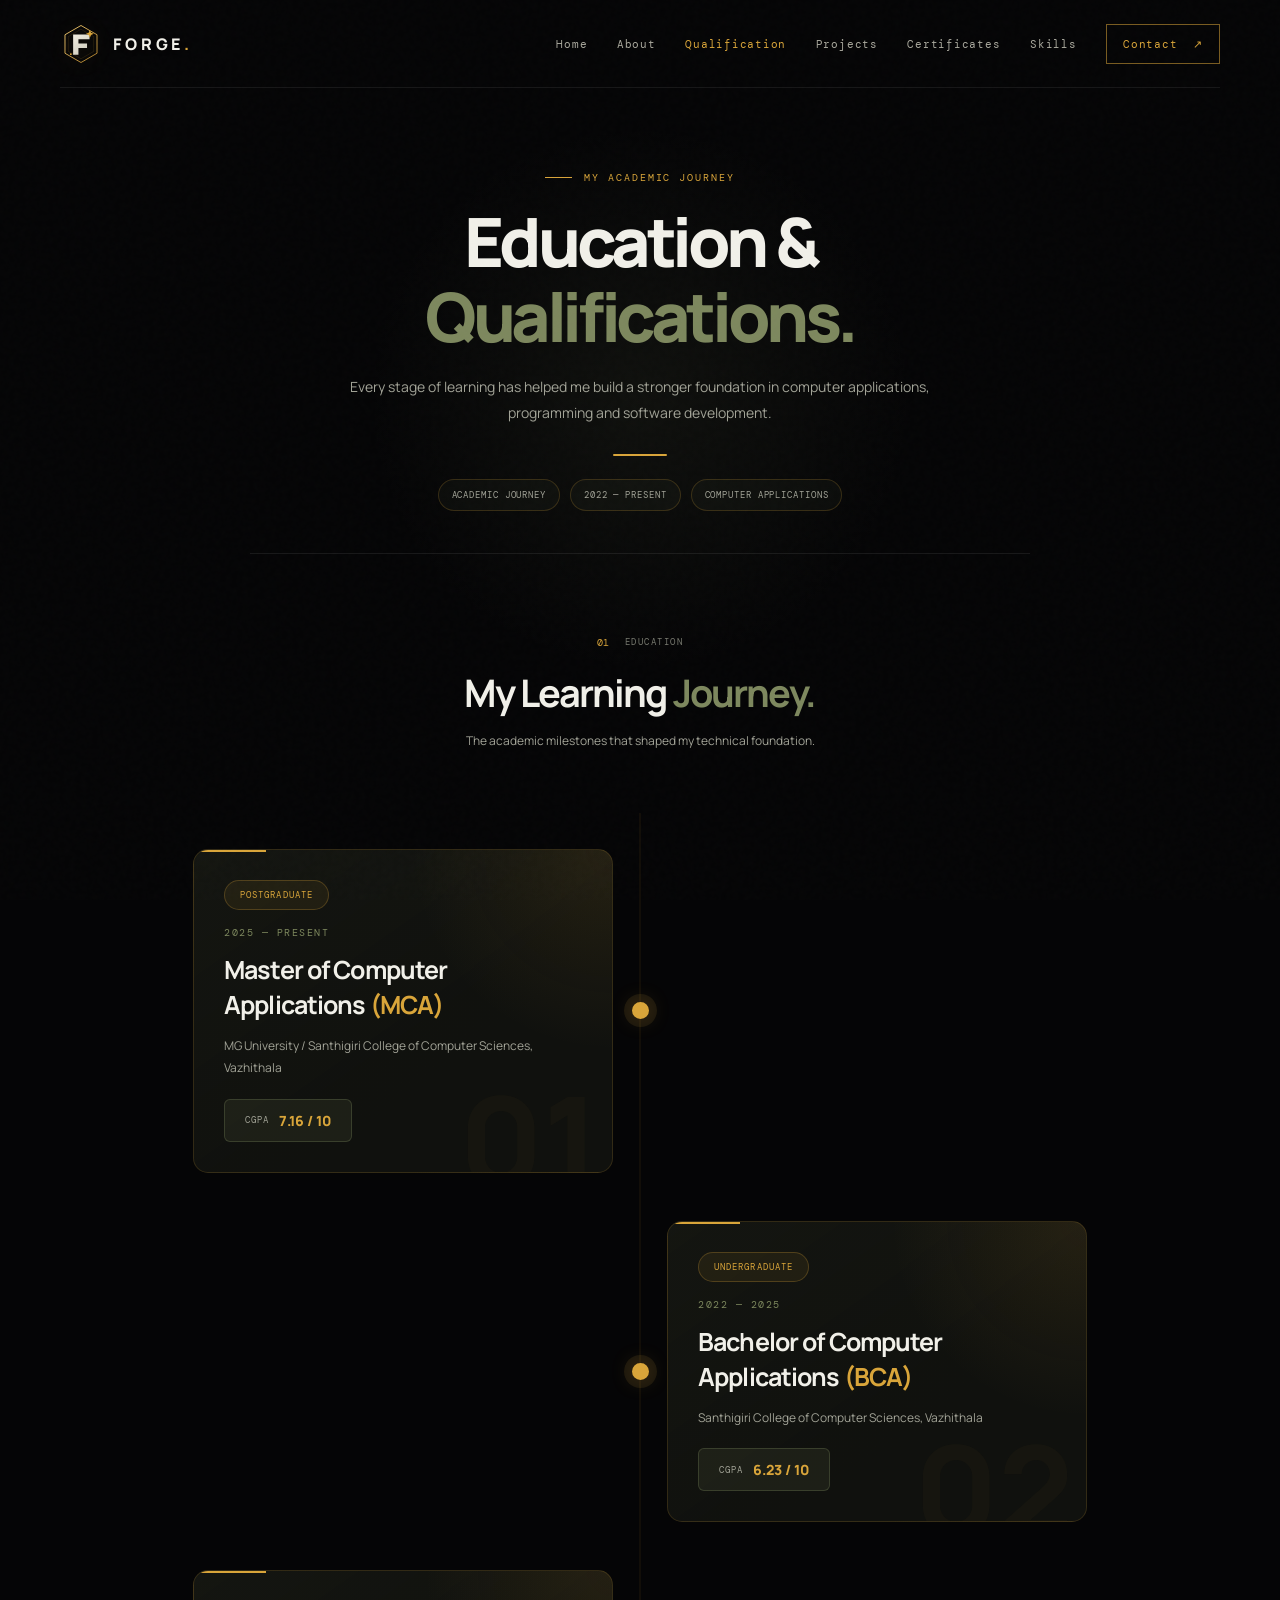
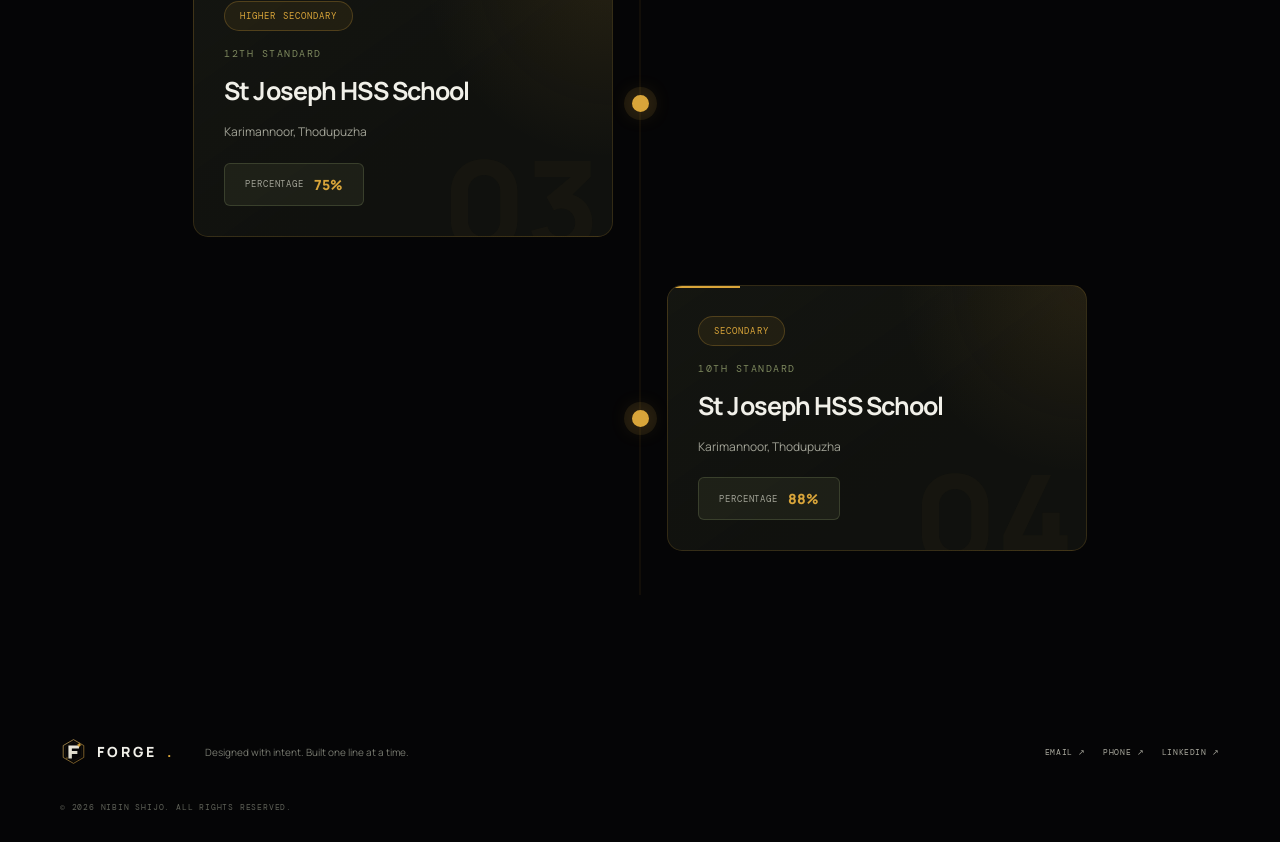
<file: qualification.html>
<!DOCTYPE html>
<html lang="en">

<head>
    <meta charset="UTF-8">
    <meta name="viewport" content="width=device-width, initial-scale=1.0">
    <meta name="theme-color" content="#050506">

    <meta name="description"
          content="Education history and academic qualifications of Nibin Shijo.">

    <title>Qualification | FORGE — Nibin Shijo</title>

    <!-- Google Fonts -->
    <link rel="preconnect" href="https://fonts.googleapis.com">
    <link rel="preconnect" href="https://fonts.gstatic.com" crossorigin>

    <link href="https://fonts.googleapis.com/css2?family=DM+Mono:wght@400;500&family=Manrope:wght@400;500;600;700;800&display=swap"
          rel="stylesheet">

    <!-- External CSS -->
    <link rel="stylesheet" href="Assets/css/style.css">
</head>

<body>

    <div class="page-noise" aria-hidden="true"></div>

    <!-- HEADER -->
    <header class="site-header">

    <a class="brand" href="index.html" aria-label="FORGE home">
      <span class="brand-mark" aria-hidden="true"><img src="Assets/images/forge-symbol.svg" alt=""></span>
      <span class="brand-name">FORGE<span class="brand-period">.</span></span>
    </a>

        <!-- Mobile Menu Button -->
        <button class="menu-toggle"
                type="button"
                aria-label="Open navigation"
                aria-expanded="false"
                aria-controls="primary-navigation">

            <span></span>
            <span></span>

        </button>

        <!-- Navigation -->
        <nav class="primary-nav"
             id="primary-navigation"
             aria-label="Main navigation">

            <a class="nav-link" href="index.html">Home</a>
            <a class="nav-link" href="about.html">About</a>

            <a class="nav-link active"
               href="qualification.html"
               aria-current="page">
                Qualification
            </a>

            <a class="nav-link" href="projects.html">Projects</a>
            <a class="nav-link" href="certificate.html">Certificates</a>
            <a class="nav-link" href="skills.html">Skills</a>

            <a class="nav-link nav-contact" href="contact.html">
                Contact <span aria-hidden="true">↗</span>
            </a>

        </nav>

    </header>

    <!-- MAIN CONTENT -->
    <main class="qualification-page inner-page section-shell">

        <!-- PAGE HEADING -->
        <section class="q-heading">

            <p class="eyebrow">
                <span class="eyebrow-line"></span>
                MY ACADEMIC JOURNEY
            </p>

            <h1>
                Education &amp;
                <span>Qualifications.</span>
            </h1>

            <p class="page-intro">
                Every stage of learning has helped me build
                a stronger foundation in computer applications,
                programming and software development.
            </p>

            <div class="q-heading-line"></div>

            <div class="q-heading-meta">
                <span>ACADEMIC JOURNEY</span>
                <span>2022 — PRESENT</span>
                <span>COMPUTER APPLICATIONS</span>
            </div>

        </section>

        <!-- EDUCATION SECTION -->
        <section class="q-education-section"
                 aria-labelledby="education-title">

            <!-- Section Heading -->
            <div class="q-section-header">

                <div class="section-kicker">
                    <span class="section-number">01</span>
                    <h2 id="education-title">EDUCATION</h2>
                </div>

                <h2>
                    My Learning <span>Journey.</span>
                </h2>

                <p>
                    The academic milestones that shaped my technical foundation.
                </p>

            </div>

            <!-- EDUCATION TIMELINE -->
            <div class="q-timeline">

                <!-- 1. MCA -->
                <article class="q-timeline-item qualification-trigger"
                         data-qualification="mca"
                         role="button"
                         tabindex="0"
                         aria-haspopup="dialog"
                         aria-controls="qualification-modal">

                    <div class="q-timeline-marker"
                         aria-hidden="true"></div>

                    <div class="q-education-card" data-number="01">

                        <span class="q-stage">
                            POSTGRADUATE
                        </span>

                        <span class="q-year">
                            2025 — PRESENT
                        </span>

                        <h3>
                            Master of Computer Applications
                            <span>(MCA)</span>
                        </h3>

                        <p class="q-institution">
                            MG University / Santhigiri College of
                            Computer Sciences, Vazhithala
                        </p>

                        <div class="q-result">
                            <span>CGPA</span>
                            <strong>7.16 / 10</strong>
                        </div>

                    </div>
                </article>

                <!-- 2. BCA -->
                <article class="q-timeline-item qualification-trigger"
                         data-qualification="bca"
                         role="button"
                         tabindex="0"
                         aria-haspopup="dialog"
                         aria-controls="qualification-modal">

                    <div class="q-timeline-marker"
                         aria-hidden="true"></div>

                    <div class="q-education-card" data-number="02">

                        <span class="q-stage">
                            UNDERGRADUATE
                        </span>

                        <span class="q-year">
                            2022 — 2025
                        </span>

                        <h3>
                            Bachelor of Computer Applications
                            <span>(BCA)</span>
                        </h3>

                        <p class="q-institution">
                            Santhigiri College of Computer Sciences,
                            Vazhithala
                        </p>

                        <div class="q-result">
                            <span>CGPA</span>
                            <strong>6.23 / 10</strong>
                        </div>

                    </div>
                </article>

                <!-- 3. HIGHER SECONDARY -->
                <article class="q-timeline-item qualification-trigger"
                         data-qualification="higher-secondary"
                         role="button"
                         tabindex="0"
                         aria-haspopup="dialog"
                         aria-controls="qualification-modal">

                    <div class="q-timeline-marker"
                         aria-hidden="true"></div>

                    <div class="q-education-card" data-number="03">

                        <span class="q-stage">
                            HIGHER SECONDARY
                        </span>

                        <span class="q-year">
                            12TH STANDARD
                        </span>

                        <h3>
                            St Joseph HSS School
                        </h3>

                        <p class="q-institution">
                            Karimannoor, Thodupuzha
                        </p>

                        <div class="q-result">
                            <span>PERCENTAGE</span>
                            <strong>75%</strong>
                        </div>

                    </div>
                </article>

                <!-- 4. SECONDARY -->
                <article class="q-timeline-item qualification-trigger"
                         data-qualification="sslc"
                         role="button"
                         tabindex="0"
                         aria-haspopup="dialog"
                         aria-controls="qualification-modal">

                    <div class="q-timeline-marker"
                         aria-hidden="true"></div>

                    <div class="q-education-card" data-number="04">

                        <span class="q-stage">
                            SECONDARY
                        </span>

                        <span class="q-year">
                            10TH STANDARD
                        </span>

                        <h3>
                            St Joseph HSS School
                        </h3>

                        <p class="q-institution">
                            Karimannoor, Thodupuzha
                        </p>

                        <div class="q-result">
                            <span>PERCENTAGE</span>
                            <strong>88%</strong>
                        </div>

                    </div>
                </article>

            </div>
        </section>

        <!-- QUALIFICATION DETAILS POPUP -->
        <!-- Content is filled by Assets/js/script.js -->

        <div class="qualification-modal"
             id="qualification-modal"
             aria-hidden="true"
             hidden>

            <button class="qualification-modal-backdrop"
                    type="button"
                    data-modal-close
                    aria-label="Close institution details">
            </button>

            <section class="qualification-modal-dialog"
                     role="dialog"
                     aria-modal="true"
                     aria-labelledby="modal-title"
                     aria-describedby="modal-description"
                     tabindex="-1">

                <button class="qualification-modal-close"
                        id="modal-close"
                        type="button"
                        aria-label="Close institution details">
                    &times;
                </button>

                <p class="modal-kicker">
                    INSTITUTION DETAILS
                </p>

                <h2 id="modal-title">
                    Institution name
                </h2>

                <p id="modal-description"></p>

                <div class="modal-facts"
                     id="modal-facts">
                </div>

                <a id="modal-website"
                   href="#"
                   target="_blank"
                   rel="noopener noreferrer">
                    Visit institution website ↗
                </a>

            </section>
        </div>

    </main>

    <!-- FOOTER -->
    <footer class="site-footer section-shell">

 <a class="footer-brand" href="index.html"><img class="footer-brand-mark" src="Assets/images/forge-symbol.svg"
     alt="" aria-hidden="true">FORGE<span>.</span></a>

        <p>
            Designed with intent. Built one line at a time.
        </p>

        <div class="footer-links">

            <a href="mailto:nibinshijo@gmail.com">
                EMAIL ↗
            </a>

            <a href="tel:+918281310575">
                PHONE ↗
            </a>

            <a href="https://www.linkedin.com/in/nibin-shijo-0aa4ab343"
               target="_blank"
               rel="noopener noreferrer">
                LINKEDIN ↗
            </a>

        </div>

        <small>
            © <span id="current-year">2026</span>
            NIBIN SHIJO. ALL RIGHTS RESERVED.
        </small>

    </footer>

    <!-- JAVASCRIPT -->
    <script src="Assets/js/script.js"></script>

</body>
</html>
</file>
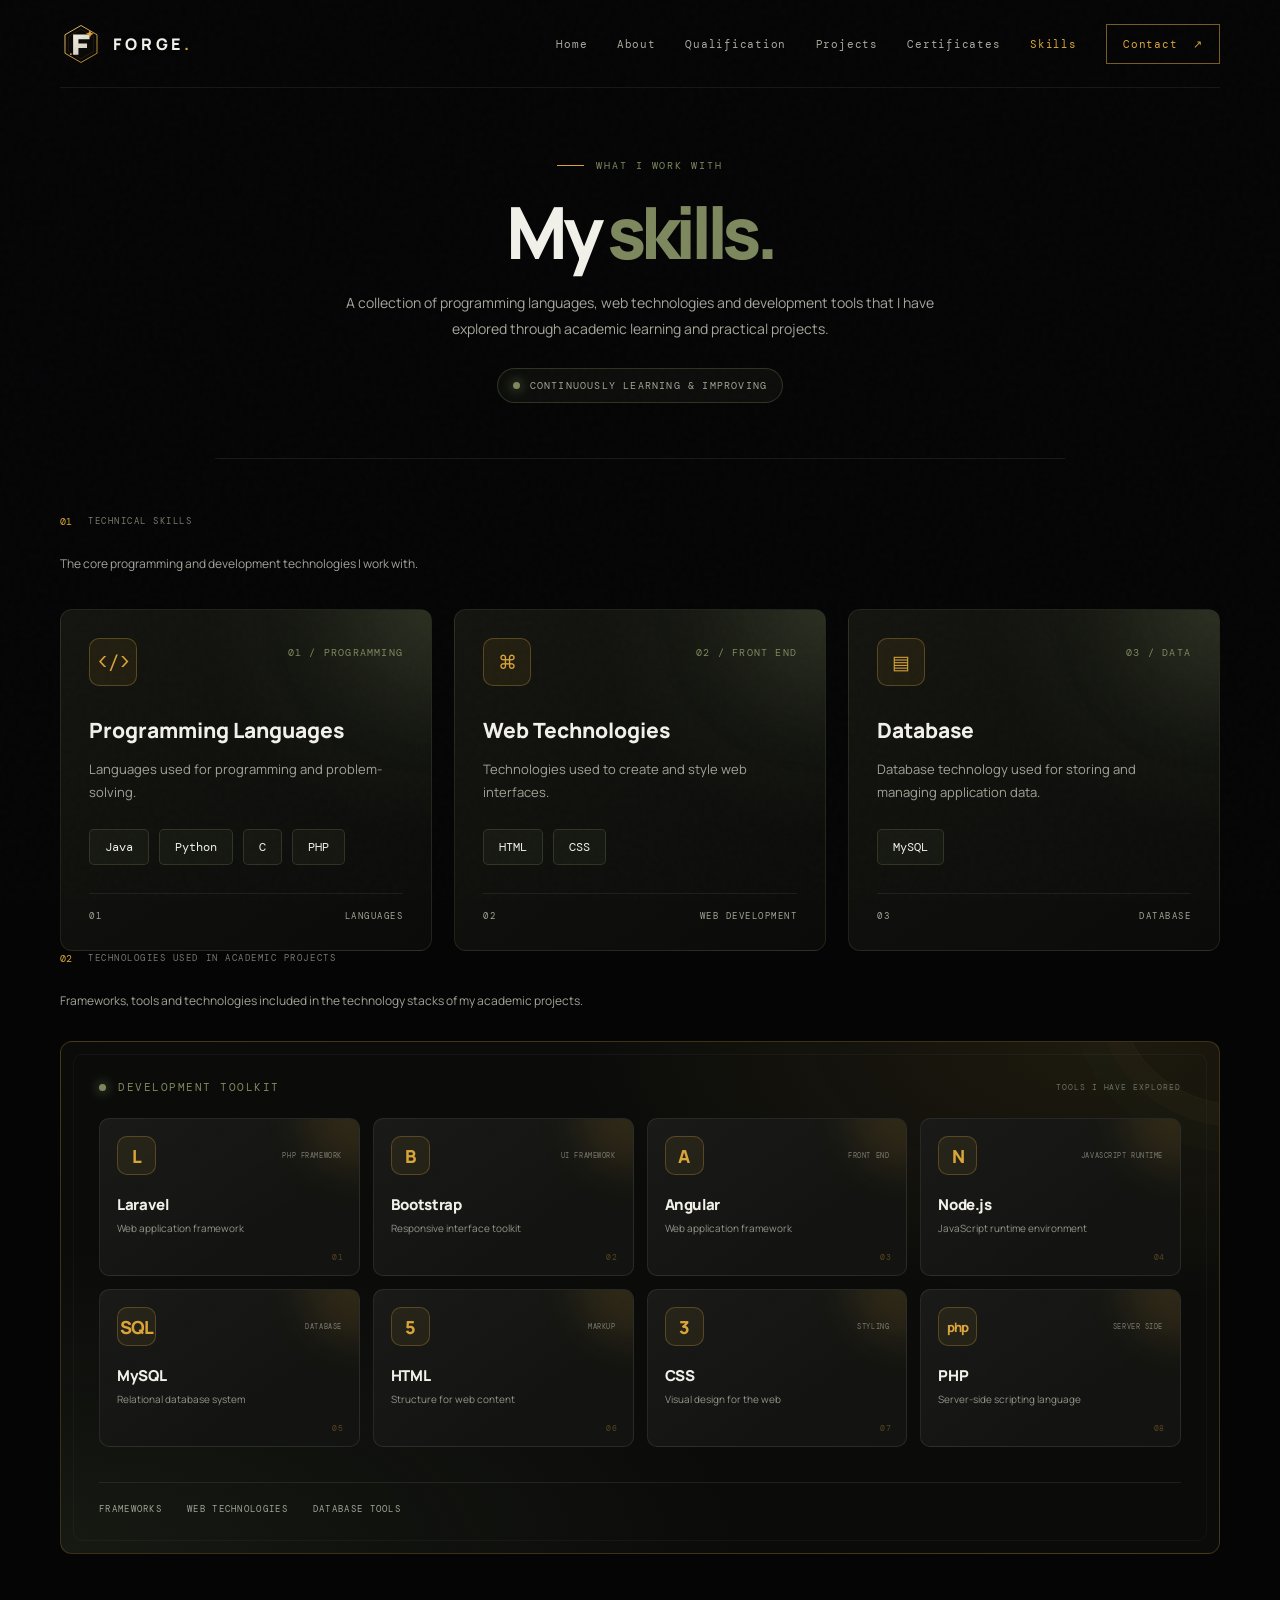
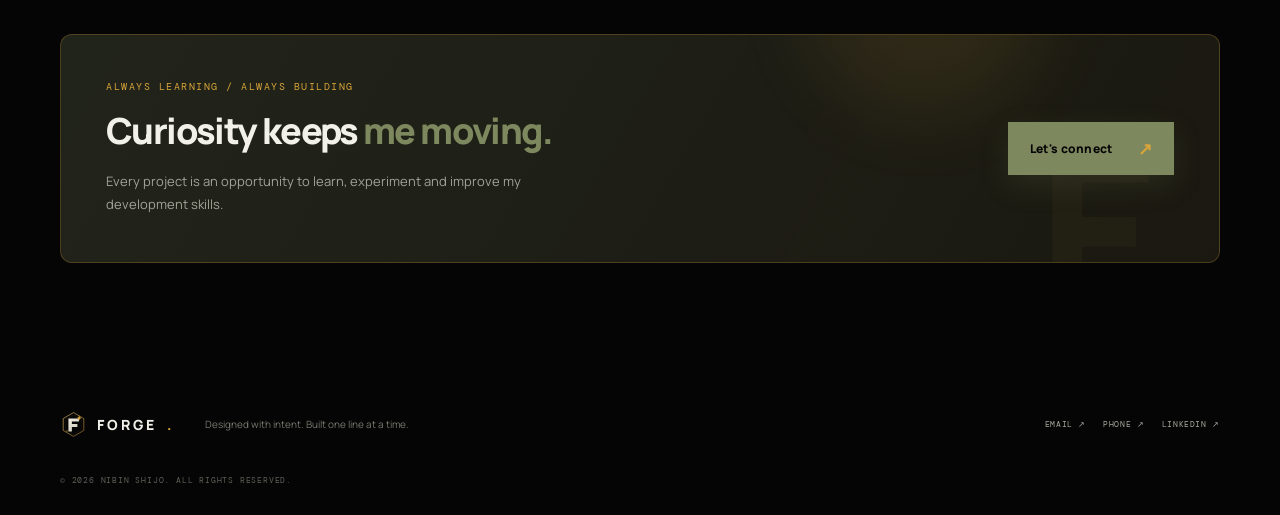
<file: skills.html>
<!DOCTYPE html>
<html lang="en">

<head>
    <meta charset="UTF-8" />
    <meta name="viewport" content="width=device-width, initial-scale=1.0" />
    <meta name="theme-color" content="#050506" />

    <meta
        name="description"
        content="Programming languages, web technologies, databases and project technologies used by Nibin Shijo."
    />

    <title>Skills | FORGE — Nibin Shijo</title>

    <!-- Google Fonts -->
    <link rel="preconnect" href="https://fonts.googleapis.com" />
    <link rel="preconnect" href="https://fonts.gstatic.com" crossorigin />

    <link
        href="https://fonts.googleapis.com/css2?family=DM+Mono:wght@400;500&family=Manrope:wght@400;500;600;700;800&display=swap"
        rel="stylesheet"
    />

    <!-- Main CSS -->
    <link rel="stylesheet" href="Assets/css/style.css" />
</head>

<body>

    <div class="page-noise" aria-hidden="true"></div>

    <!-- HEADER -->
    <header class="site-header">

        <a class="brand" href="index.html" aria-label="FORGE home">
            <span class="brand-mark" aria-hidden="true"><img src="Assets/images/forge-symbol.svg" alt=""></span>
            <span class="brand-name">
                FORGE<span class="brand-period">.</span>
            </span>
        </a>

        <button
            class="menu-toggle"
            type="button"
            aria-label="Open navigation"
            aria-expanded="false"
            aria-controls="primary-navigation"
        >
            <span></span>
            <span></span>
        </button>

        <nav class="primary-nav" id="primary-navigation" aria-label="Main navigation">

            <a class="nav-link" href="index.html">Home</a>

            <a class="nav-link" href="about.html">About</a>

            <a class="nav-link" href="qualification.html">Qualification</a>

            <a class="nav-link" href="projects.html">Projects</a>

            <a class="nav-link" href="certificate.html">Certificates</a>

            <a class="nav-link active" href="skills.html" aria-current="page">
                Skills
            </a>

            <a class="nav-link nav-contact" href="contact.html">
                Contact <span aria-hidden="true">↗</span>
            </a>

        </nav>

    </header>


    <!-- MAIN CONTENT -->
    <main class="inner-page section-shell">

        <!-- PAGE INTRODUCTION -->
        <section class="page-heading skills-heading">

            <p class="eyebrow">
                <span class="eyebrow-line"></span>
                WHAT I WORK WITH
            </p>

            <h1>
                My <span>skills.</span>
            </h1>

            <p class="page-intro">
                A collection of programming languages, web technologies
                and development tools that I have explored through
                academic learning and practical projects.
            </p>

            <div class="skills-heading-tag">
                <span class="status-dot"></span>
                CONTINUOUSLY LEARNING &amp; IMPROVING
            </div>

        </section>


        <!-- TECHNICAL SKILLS -->
        <section class="content-section skills-section" aria-labelledby="skills-title">

            <div class="section-kicker">

                <span class="section-number">01</span>

                <h2 id="skills-title">TECHNICAL SKILLS</h2>

            </div>

            <p class="section-description">
                The core programming and development technologies
                I work with.
            </p>


            <div class="skill-category-grid">


                <!-- PROGRAMMING LANGUAGES -->
                <article class="skill-panel reveal-card">

                    <div class="skill-panel-header">

                        <span class="skill-panel-icon">&lt;/&gt;</span>

                        <span class="panel-index">01 / PROGRAMMING</span>

                    </div>

                    <h2>Programming Languages</h2>

                    <p class="skill-panel-description">
                        Languages used for programming and
                        problem-solving.
                    </p>

                    <div class="skill-chip-list">

                        <span>Java</span>
                        <span>Python</span>
                        <span>C</span>
                        <span>PHP</span>

                    </div>

                    <div class="skill-panel-footer">
                        <span>01</span>
                        <span>LANGUAGES</span>
                    </div>

                </article>



                <!-- WEB TECHNOLOGIES -->
                <article class="skill-panel reveal-card">

                    <div class="skill-panel-header">

                        <span class="skill-panel-icon">⌘</span>

                        <span class="panel-index">02 / FRONT END</span>

                    </div>

                    <h2>Web Technologies</h2>

                    <p class="skill-panel-description">
                        Technologies used to create and style
                        web interfaces.
                    </p>

                    <div class="skill-chip-list">

                        <span>HTML</span>
                        <span>CSS</span>

                    </div>

                    <div class="skill-panel-footer">
                        <span>02</span>
                        <span>WEB DEVELOPMENT</span>
                    </div>

                </article>



                <!-- DATABASE -->
                <article class="skill-panel reveal-card">

                    <div class="skill-panel-header">

                        <span class="skill-panel-icon">▤</span>

                        <span class="panel-index">03 / DATA</span>

                    </div>

                    <h2>Database</h2>

                    <p class="skill-panel-description">
                        Database technology used for storing
                        and managing application data.
                    </p>

                    <div class="skill-chip-list">

                        <span>MySQL</span>

                    </div>

                    <div class="skill-panel-footer">
                        <span>03</span>
                        <span>DATABASE</span>
                    </div>

                </article>


            </div>

        </section>



        <!-- PROJECT TECHNOLOGIES -->
        <section class="content-section project-tech-section"
                 aria-labelledby="project-tech-title">

            <div class="section-kicker">

                <span class="section-number">02</span>

                <h2 id="project-tech-title">
                    TECHNOLOGIES USED IN ACADEMIC PROJECTS
                </h2>

            </div>

            <p class="section-description">
                Frameworks, tools and technologies included in
                the technology stacks of my academic projects.
            </p>


            <div class="technology-cloud-wrapper toolkit-showcase">

                <div class="technology-cloud-heading">
                    <span class="tech-live-dot"></span>
                    <span>DEVELOPMENT TOOLKIT</span>
                    <span class="toolkit-heading-note">TOOLS I HAVE EXPLORED</span>
                </div>

                <div class="toolkit-grid" aria-label="Development technologies">
                    <article class="toolkit-card" data-tool-motion="forge">
                        <div class="toolkit-card-top"><span class="toolkit-symbol">L</span><span class="toolkit-kind">PHP FRAMEWORK</span></div>
                        <h3>Laravel</h3><p>Web application framework</p>
                        <span class="toolkit-card-index">01</span>
                    </article>
                    <article class="toolkit-card" data-tool-motion="pop">
                        <div class="toolkit-card-top"><span class="toolkit-symbol">B</span><span class="toolkit-kind">UI FRAMEWORK</span></div>
                        <h3>Bootstrap</h3><p>Responsive interface toolkit</p>
                        <span class="toolkit-card-index">02</span>
                    </article>
                    <article class="toolkit-card" data-tool-motion="flip">
                        <div class="toolkit-card-top"><span class="toolkit-symbol">A</span><span class="toolkit-kind">FRONT END</span></div>
                        <h3>Angular</h3><p>Web application framework</p>
                        <span class="toolkit-card-index">03</span>
                    </article>
                    <article class="toolkit-card" data-tool-motion="slide">
                        <div class="toolkit-card-top"><span class="toolkit-symbol">N</span><span class="toolkit-kind">JAVASCRIPT RUNTIME</span></div>
                        <h3>Node.js</h3><p>JavaScript runtime environment</p>
                        <span class="toolkit-card-index">04</span>
                    </article>
                    <article class="toolkit-card" data-tool-motion="orbit">
                        <div class="toolkit-card-top"><span class="toolkit-symbol">SQL</span><span class="toolkit-kind">DATABASE</span></div>
                        <h3>MySQL</h3><p>Relational database system</p>
                        <span class="toolkit-card-index">05</span>
                    </article>
                    <article class="toolkit-card" data-tool-motion="rise">
                        <div class="toolkit-card-top"><span class="toolkit-symbol">5</span><span class="toolkit-kind">MARKUP</span></div>
                        <h3>HTML</h3><p>Structure for web content</p>
                        <span class="toolkit-card-index">06</span>
                    </article>
                    <article class="toolkit-card" data-tool-motion="glow">
                        <div class="toolkit-card-top"><span class="toolkit-symbol">3</span><span class="toolkit-kind">STYLING</span></div>
                        <h3>CSS</h3><p>Visual design for the web</p>
                        <span class="toolkit-card-index">07</span>
                    </article>
                    <article class="toolkit-card" data-tool-motion="tilt">
                        <div class="toolkit-card-top"><span class="toolkit-symbol">php</span><span class="toolkit-kind">SERVER SIDE</span></div>
                        <h3>PHP</h3><p>Server-side scripting language</p>
                        <span class="toolkit-card-index">08</span>
                    </article>
                </div>

                <div class="technology-cloud-footer">
                    <span>FRAMEWORKS</span>
                    <span>WEB TECHNOLOGIES</span>
                    <span>DATABASE TOOLS</span>
                </div>
            </div>

        </section>



        <!-- LEARNING CALLOUT -->
        <section class="callout-panel skills-callout reveal-card">

            <div class="callout-content">

                <p class="panel-index">
                    ALWAYS LEARNING / ALWAYS BUILDING
                </p>

                <h2>
                    Curiosity keeps
                    <span>me moving.</span>
                </h2>

                <p>
                    Every project is an opportunity to learn,
                    experiment and improve my development skills.
                </p>

            </div>

            <a class="button button-primary" href="contact.html">

                Let's connect

                <span class="button-arrow" aria-hidden="true">
                    ↗
                </span>

            </a>

            <div class="callout-decoration" aria-hidden="true">
                F.
            </div>

        </section>

    </main>



    <!-- FOOTER -->
    <footer class="site-footer section-shell">

        <a class="footer-brand" href="index.html"><img class="footer-brand-mark" src="Assets/images/forge-symbol.svg" alt="" aria-hidden="true">FORGE<span>.</span></a>

        <p>
            Designed with intent. Built one line at a time.
        </p>

        <div class="footer-links">

            <a href="mailto:nibinshijo@gmail.com">
                EMAIL ↗
            </a>

            <a href="tel:+918281310575">
                PHONE ↗
            </a>

            <a
                href="https://www.linkedin.com/in/nibin-shijo-0aa4ab343"
                target="_blank"
                rel="noopener noreferrer"
            >
                LINKEDIN ↗
            </a>

        </div>

        <small>
            © <span id="current-year">2026</span>
            NIBIN SHIJO. ALL RIGHTS RESERVED.
        </small>

    </footer>


    <!-- JAVASCRIPT -->
    <script src="Assets/js/script.js"></script>

</body>
</html>
</file>
<file: Assets/css/style.css>
/* =====================================================
   FORGE PERSONAL PORTFOLIO
   COMPLETE MAIN STYLESHEET
===================================================== */


/* =====================================================
   01. ROOT VARIABLES
===================================================== */

:root {
    --black: #050506;
    --black-soft: #0b0c0a;
    --panel: #10110e;

    --olive: #7D885E;
    --olive-deep: #626d48;

    --brass: #D9A53A;

    --white: #f1f0e9;
    --muted: #a2a397;

    --line: rgba(217,165,58,0.20);

    --font-main: "Manrope", "Segoe UI", sans-serif;
    --font-mono: "DM Mono", Consolas, monospace;
}


/* =====================================================
   02. GLOBAL STYLES
===================================================== */

* {
    margin: 0;
    padding: 0;
    box-sizing: border-box;
}

html {
    scroll-behavior: smooth;
    background: var(--black);
}

body {
    background: var(--black);
    color: var(--white);
    font-family: var(--font-main);
    -webkit-font-smoothing: antialiased;
    overflow-x: hidden;
}

a {
    color: inherit;
    text-decoration: none;
}

button {
    font: inherit;
}

img {
    max-width: 100%;
}

::selection {
    background: var(--brass);
    color: var(--black);
}

.section-shell,
.site-header {
    width: min(1160px, calc(100% - 96px));
    margin-inline: auto;
}


/* =====================================================
   03. BACKGROUND TEXTURE
===================================================== */

.page-noise {
    position: fixed;
    inset: 0;
    z-index: 10;
    pointer-events: none;
    opacity: .035;

    background-image: url("data:image/svg+xml,%3Csvg viewBox='0 0 180 180' xmlns='http://www.w3.org/2000/svg'%3E%3Cfilter id='n'%3E%3CfeTurbulence type='fractalNoise' baseFrequency='.9' numOctaves='3' stitchTiles='stitch'/%3E%3C/filter%3E%3Crect width='100%25' height='100%25' filter='url(%23n)' opacity='.5'/%3E%3C/svg%3E");
}


/* =====================================================
   04. HEADER AND NAVIGATION
===================================================== */

.site-header {
    min-height: 88px;

    display: flex;
    align-items: center;
    justify-content: space-between;

    border-bottom: 1px solid rgba(255,255,255,.075);

    position: relative;
    z-index: 20;
}

.brand {
    display: inline-flex;
    align-items: center;
    gap: 12px;
}

.brand-mark {
    width: 34px;
    height: 34px;

    display: grid;
    place-items: center;

    border: 1px solid var(--brass);
    color: var(--brass);

    font-size: 17px;
    font-weight: 800;

    transform: rotate(-6deg);
}

.brand-name {
    letter-spacing: .22em;
    font-size: 15px;
    font-weight: 800;
}

.brand-period,
.footer-brand span {
    color: var(--brass);
}

.primary-nav {
    display: flex;
    align-items: center;
    gap: clamp(15px,2.3vw,30px);
}

.nav-link {
    color: #aaa99e;

    font: 11px var(--font-mono);
    letter-spacing: .07em;

    transition: color .25s ease;
}

.nav-link:hover,
.nav-link.active {
    color: var(--brass);
}

.nav-contact {
    color: var(--brass);

    border: 1px solid rgba(217,165,58,.55);
    padding: 12px 16px;

    transition: background .25s ease;
}

.nav-contact:hover {
    background: rgba(217,165,58,.1);
}

.nav-contact span {
    padding-left: 8px;
}

.menu-toggle {
    display: none;
    background: transparent;
    border: 1px solid rgba(217,165,58,.35);
    cursor: pointer;
}


/* =====================================================
   05. COMMON TYPOGRAPHY
===================================================== */

.eyebrow,
.intro-label,
.section-kicker h2,
.toolkit-list,
.hero-meta,
.visual-note,
.visual-index,
.scroll-cue,
.project-topline,
.project-tags,
.quote-credit,
.footer-links,
.site-footer small {
    font-family: var(--font-mono);
}

.eyebrow {
    color: var(--olive);

    font-size: 10px;
    letter-spacing: .19em;

    display: flex;
    gap: 12px;
    align-items: center;

    margin-bottom: 31px;
}

.eyebrow-line {
    width: 27px;
    height: 1px;
    background: var(--brass);
    display: inline-block;
}

.intro-label {
    color: var(--muted);
    font-size: 13px;
    letter-spacing: .12em;
    margin-bottom: 10px;
}

h1 {
    font-size: clamp(52px,6.7vw,88px);
    line-height: .98;
    letter-spacing: -.075em;
    font-weight: 800;
}

h1 > .name-accent {
    color: var(--olive);
}

.heading-period {
    color: var(--brass);
}


/* =====================================================
   06. COMMON BUTTONS
===================================================== */

.button {
    display: inline-flex;
    align-items: center;
    justify-content: center;
    gap: 25px;

    min-height: 53px;
    padding: 0 22px;

    font-size: 12px;
    font-weight: 800;
    letter-spacing: .025em;

    transition: transform .2s ease, background .2s ease;
}

.button:hover {
    transform: translateY(-3px);
}

.button-primary {
    background: var(--olive);
    color: var(--black);

    box-shadow: 0 10px 30px rgba(125,136,94,.16);
}

.button-primary:hover {
    background: #929d70;
}

.button-arrow {
    color: var(--brass);
    font-size: 17px;
}

.text-link {
    color: #c3c2b9;
    font-size: 11px;
    font-weight: 700;
}

.text-link span {
    color: var(--brass);
    margin-left: 7px;
}


/* =====================================================
   07. HOME PAGE - HERO
===================================================== */

.hero {
    min-height: 625px;

    padding-top: 102px;
    padding-bottom: 100px;

    display: grid;
    grid-template-columns: 1.08fr .92fr;

    align-items: center;
    position: relative;
}

.hero-copy {
    max-width: 600px;
    position: relative;
    z-index: 2;
    padding-bottom: 22px;
}

.hero-role {
    color: #deddd3;
    font-size: 14px;
    letter-spacing: .025em;
    margin-top: 22px;
}

.role-divider {
    color: var(--brass);
    padding-inline: 8px;
}

.hero-description {
    max-width: 505px;
    color: #a6a69c;
    font-size: 14px;
    line-height: 1.95;
    margin-top: 21px;
}

.hero-actions {
    display: flex;
    align-items: center;
    gap: 30px;
    margin-top: 34px;
}

.hero-meta {
    display: flex;
    align-items: center;
    flex-wrap: wrap;
    gap: 10px;

    color: #77796f;
    font-size: 9px;
    letter-spacing: .035em;

    margin-top: 53px;
}

.hero-meta a {
    color: var(--olive);
}

.availability-dot {
    width: 6px;
    height: 6px;
    border-radius: 50%;

    background: var(--olive);
    box-shadow: 0 0 0 4px rgba(125,136,94,.12);
}

.meta-separator {
    color: var(--brass);
}


/* =====================================================
   08. PROFILE PHOTO
===================================================== */

.hero-visual {
    min-height: 410px;

    display: grid;
    place-items: center;

    position: relative;
    isolation: isolate;
}

.portrait-frame {
    width: min(330px,27vw);
    aspect-ratio: 1;

    border-radius: 50%;
    padding: 10px;

    border: 1px solid rgba(217,165,58,.55);

    position: relative;
    z-index: 1;

    background: linear-gradient(
        145deg,
        rgba(125,136,94,.24),
        rgba(5,5,6,.4)
    );

    box-shadow:
        0 0 0 12px rgba(125,136,94,.045),
        0 22px 80px rgba(0,0,0,.45);
}

.portrait-inner {
    width: 100%;
    height: 100%;

    border-radius: 50%;
    overflow: hidden;

    position: relative;

    display: flex;
    align-items: center;
    justify-content: center;

    background: #11130f;
}

.portrait-photo {
    position: absolute;
    inset: 0;

    width: 100%;
    height: 100%;

    object-fit: cover;
    object-position: center 30%;

    border-radius: 50%;
    z-index: 1;
}

.portrait-inner::after {
    content: "";
    position: absolute;
    inset: 0;

    border-radius: 50%;

    background: linear-gradient(
        to bottom,
        rgba(5,5,6,.38) 0%,
        rgba(5,5,6,.03) 34%,
        rgba(5,5,6,.03) 65%,
        rgba(5,5,6,.58) 100%
    );

    z-index: 2;
    pointer-events: none;
}

.portrait-inner::before {
    content: "";
    position: absolute;

    width: 74%;
    height: 74%;

    border: 1px solid rgba(217,165,58,.24);
    border-radius: 50%;

    z-index: 3;
    pointer-events: none;
}

.portrait-kicker,
.portrait-name {
    position: absolute;
    z-index: 4;

    text-align: center;
    white-space: nowrap;

    pointer-events: none;
}

.portrait-kicker {
    top: 17%;
    left: 50%;
    transform: translateX(-50%);

    color: var(--brass);
    font: 9px var(--font-mono);
    letter-spacing: .28em;
}

.portrait-name {
    bottom: 16%;
    left: 50%;
    transform: translateX(-50%);

    color: #d3d1c7;
    font: 9px var(--font-mono);
    letter-spacing: .25em;
}

.orbit {
    position: absolute;
    border: 1px solid rgba(125,136,94,.18);
    border-radius: 50%;
    transform: rotate(-25deg);
}

.orbit-one {
    width: 390px;
    height: 250px;
}

.orbit-two {
    width: 430px;
    height: 300px;
    border-color: rgba(217,165,58,.12);
    transform: rotate(35deg);
}

.visual-index {
    position: absolute;
    right: 5%;
    bottom: 7%;

    display: flex;
    align-items: center;
    gap: 9px;

    color: #888a7e;
    font-size: 9px;
}

.visual-index span:first-child {
    color: var(--brass);
}

.visual-index-line {
    height: 1px;
    width: 37px;
    background: var(--olive);
}

.visual-note {
    position: absolute;
    left: -1%;
    bottom: 8%;

    color: #72756a;
    font-size: 8px;
    line-height: 1.8;
    letter-spacing: .11em;
}

.hero-bottom-rule {
    position: absolute;
    bottom: 44px;
    left: 0;
    right: 0;

    height: 1px;
    background: linear-gradient(90deg,var(--line),transparent 88%);
}

.scroll-cue {
    position: absolute;
    right: 0;
    bottom: 28px;

    display: flex;
    align-items: center;
    gap: 10px;

    color: #696b61;
    font-size: 8px;
    letter-spacing: .12em;
}

.scroll-line {
    width: 25px;
    height: 1px;
    background: var(--brass);
}


/* =====================================================
   09. TECHNOLOGY TOOLKIT
===================================================== */

.toolkit {
    padding-top: 37px;
    padding-bottom: 76px;
    border-bottom: 1px solid rgba(255,255,255,.07);
}

.section-kicker {
    display: flex;
    align-items: center;
    gap: 16px;
}

.section-number {
    color: var(--brass);
    font: 10px var(--font-mono);
}

.section-kicker h2 {
    color: #77796f;
    font-size: 9px;
    letter-spacing: .17em;
    font-weight: 400;
}

.toolkit-list {
    margin-top: 24px;

    display: grid;
    grid-template-columns: repeat(6,1fr);
    gap: 10px;
}

.toolkit-list span {
    min-height: 57px;

    display: grid;
    place-items: center;

    border: 1px solid rgba(255,255,255,.075);

    color: #9b9c91;
    font-size: 10px;
    letter-spacing: .08em;

    transition: border-color .2s ease,color .2s ease;
}

.toolkit-list span:hover {
    border-color: var(--olive);
    color: var(--white);
}


/* =====================================================
   10. HOME PAGE PROJECT CARDS
===================================================== */

.work-section {
    padding-top: 90px;
    padding-bottom: 98px;
}

.work-heading {
    display: flex;
    justify-content: space-between;
    align-items: end;
    gap: 30px;
    margin-bottom: 36px;
}

.work-heading .eyebrow {
    margin-bottom: 17px;
}

.work-heading h2 {
    font-size: clamp(36px,4.5vw,54px);
    letter-spacing: -.065em;
    line-height: 1;
}

.work-heading h2 span:first-child {
    color: var(--olive);
}

.work-heading-note {
    max-width: 280px;
    color: #898b80;
    font-size: 12px;
    line-height: 1.8;
}

.project-grid {
    display: grid;
    grid-template-columns: 1.15fr 1fr 1fr;
    gap: 13px;
}

.project-card {
    min-height: 275px;
    padding: 25px 23px 23px;

    display: flex;
    flex-direction: column;

    background: linear-gradient(150deg,#10110e,#0a0b09);
    border: 1px solid rgba(255,255,255,.08);

    transition: transform .25s ease,border-color .25s ease;
}

.project-card:hover {
    transform: translateY(-5px);
    border-color: rgba(217,165,58,.35);
}

.project-card-featured {
    border-color: rgba(125,136,94,.42);
    background: linear-gradient(145deg,rgba(125,136,94,.11),#0a0b09 64%);
}

.project-topline {
    display: flex;
    justify-content: space-between;

    color: #7e8175;
    font-size: 8px;
    letter-spacing: .1em;
}

.project-symbol {
    color: var(--brass);
    font-size: 17px;
}

.project-card h3 {
    font-size: clamp(20px,2.1vw,27px);
    line-height: 1.13;
    letter-spacing: -.045em;
    margin: 33px 0 12px;
}

.project-card p {
    color: #92948a;
    font-size: 11px;
    line-height: 1.8;
    margin-bottom: 24px;
}

.project-tags {
    display: flex;
    flex-wrap: wrap;
    gap: 7px;
    margin-top: auto;
}

.project-tags span {
    color: var(--olive);
    border: 1px solid rgba(125,136,94,.28);
    padding: 6px 7px;
    font-size: 7px;
    letter-spacing: .08em;
}


/* =====================================================
   11. COMMON INNER PAGE HEADING
===================================================== */

.inner-page {
    min-height: 65vh;
    padding-top: 1px;
    padding-bottom: 105px;
}

.page-heading {
    width: 100%;
    max-width: 850px;

    display: flex;
    flex-direction: column;
    align-items: center;

    text-align: center;

    margin: 70px auto 55px;
    padding-bottom: 55px;

    border-bottom: 1px solid rgba(255,255,255,.08);
}

.page-heading .eyebrow {
    justify-content: center;
    margin-bottom: 22px;
}

.page-heading h1 {
    font-size: clamp(43px,6vw,72px);
    line-height: 1.05;
    letter-spacing: -.075em;
}

.page-heading h1 span:first-child {
    color: var(--olive);
}

.page-heading h1 .heading-period {
    color: var(--brass);
}

.page-intro {
    max-width: 620px;
    margin: 20px auto 0;

    color: #a6a69c;
    font-size: 14px;
    line-height: 1.9;

    text-align: center;
}

.content-section {
    padding-top: 1px;
}

.content-section > .section-kicker {
    margin-bottom: 25px;
}

.section-description {
    max-width: 650px;
    color: #92948a;
    font-size: 12px;
    line-height: 1.8;
    margin-bottom: 23px;
}


/* =====================================================
   12. COMMON PANELS
===================================================== */

.info-panel,
.skill-panel,
.certificate-card,
.compact-card,
.timeline-card {
    background: linear-gradient(150deg,#11120f,#0a0b09);
    border: 1px solid rgba(255,255,255,.08);
}

.info-panel {
    padding: 30px;
}

.panel-index {
    color: var(--brass);
    font: 9px var(--font-mono);
    letter-spacing: .14em;
    margin-bottom: 20px;
}


/* =====================================================
   13. ABOUT PAGE
===================================================== */

.about-grid {
    display: grid;
    grid-template-columns: 1.35fr .85fr;
    gap: 14px;
    padding-top: 36px;
}

.about-main-panel h2,
.contact-message h2 {
    font-size: clamp(25px,3.5vw,38px);
    line-height: 1.16;
    letter-spacing: -.05em;
    margin-bottom: 19px;
}

.about-main-panel h2 span,
.callout-panel h2 span {
    color: var(--olive);
}

.about-main-panel > p:not(.panel-index),
.contact-message > p:not(.panel-index) {
    color: #a1a297;
    font-size: 12px;
    line-height: 1.95;
    margin-bottom: 14px;
}

.detail-list {
    margin: 0;
}

.detail-list > div {
    padding: 15px 0;
    border-bottom: 1px solid rgba(255,255,255,.07);
}

.detail-list > div:last-child {
    border-bottom: 0;
}

.detail-list dt,
.contact-label {
    color: #77796f;
    font: 9px var(--font-mono);
    letter-spacing: .13em;
    margin-bottom: 7px;
}

.detail-list dd {
    color: var(--white);
    font-size: 12px;
    line-height: 1.6;
    margin: 0;
    overflow-wrap: anywhere;
}

.detail-list a:hover {
    color: var(--brass);
}

.compact-card-grid {
    display: grid;
    grid-template-columns: repeat(3,1fr);
    gap: 13px;
}

.compact-card {
    min-height: 210px;
    padding: 24px;
    transition: transform .25s ease,border-color .25s ease;
}

.compact-card:hover {
    transform: translateY(-5px);
    border-color: rgba(217,165,58,.35);
}

.card-count {
    color: var(--brass);
    font: 10px var(--font-mono);
}

.compact-card h3 {
    color: var(--white);
    font-size: 19px;
    line-height: 1.3;
    letter-spacing: -.035em;
    margin: 24px 0 11px;
}

.compact-card p {
    color: #92948a;
    font-size: 11px;
    line-height: 1.85;
}

.callout-panel {
    margin-top: 58px;
    padding: 29px 31px;

    border: 1px solid rgba(217,165,58,.2);

    background: linear-gradient(
        110deg,
        rgba(125,136,94,.12),
        rgba(5,5,6,.2)
    );

    display: flex;
    justify-content: space-between;
    align-items: center;
    gap: 25px;
}

.callout-panel .panel-index {
    margin-bottom: 12px;
}

.callout-panel h2 {
    color: var(--white);
    font-size: clamp(22px,3vw,31px);
    letter-spacing: -.045em;
}

.callout-panel .button {
    flex-shrink: 0;
}


/* =====================================================
   14. QUALIFICATION PAGE
===================================================== */

.timeline-list {
    max-width: 850px;
}

.timeline-item {
    display: grid;
    grid-template-columns: 150px 20px 1fr;
    gap: 15px;
    position: relative;
    padding-bottom: 17px;
}

.timeline-item:not(:last-child) .timeline-marker::after {
    content: "";
    position: absolute;
    width: 1px;
    top: 13px;
    bottom: -19px;
    left: 50%;
    background: rgba(217,165,58,.25);
}

.timeline-date {
    color: #85877c;
    font: 9px var(--font-mono);
    letter-spacing: .08em;
    padding-top: 27px;
}

.timeline-marker {
    width: 9px;
    height: 9px;
    border-radius: 50%;
    border: 1px solid var(--brass);
    background: var(--black);
    margin: 29px auto 0;
    position: relative;
    z-index: 1;
}

.timeline-card {
    padding: 22px 25px;
}

.timeline-card .panel-index {
    margin-bottom: 10px;
}

.timeline-card h2 {
    color: var(--white);
    font-size: 19px;
    letter-spacing: -.03em;
    margin-bottom: 8px;
}

.timeline-card h2 span {
    color: var(--olive);
}

.timeline-card .institution {
    color: #92948a;
    font-size: 11px;
    line-height: 1.7;
    margin-bottom: 12px;
}

.result-line {
    color: #85877c;
    font: 9px var(--font-mono);
    letter-spacing: .08em;
}

.result-line strong {
    color: var(--brass);
    font-size: 11px;
    margin-left: 7px;
}


/* Qualification redesigned timeline */

.qualification-page {
    position: relative;
    overflow: hidden;
    padding-bottom: 100px;
}

.qualification-page::before {
    content: "";
    position: absolute;
    top: 35px;
    left: 50%;

    width: min(550px,90vw);
    aspect-ratio: 1;

    transform: translateX(-50%);
    border-radius: 50%;

    background: radial-gradient(
        circle,
        rgba(125,136,94,.09),
        transparent 70%
    );

    pointer-events: none;
    z-index: 0;
}

.qualification-page > * {
    position: relative;
    z-index: 1;
}

.q-heading {
    max-width: 780px;

    margin: 82px auto;
    padding: 0 16px 42px;

    border-bottom: 1px solid rgba(255,255,255,.08);

    display: flex;
    flex-direction: column;
    align-items: center;

    text-align: center;

    animation: qFadeUp .8s ease both;
}

.q-heading .eyebrow {
    justify-content: center;
    margin-bottom: 20px;
    color: var(--brass);
}

.q-heading h1 {
    margin: 0;
    font-size: clamp(42px,6vw,68px);
    line-height: 1.1;
    letter-spacing: -.065em;
}

.q-heading h1 span {
    color: var(--olive);
}

.q-heading .page-intro {
    max-width: 590px;
    margin: 20px auto 0;
    color: var(--muted);
    font-size: 14px;
    line-height: 1.9;
}

.q-heading-line {
    width: 54px;
    height: 2px;
    margin-top: 27px;
    border-radius: 10px;
    background: var(--brass);
}

.q-heading-meta {
    display: flex;
    align-items: center;
    justify-content: center;
    flex-wrap: wrap;
    gap: 10px;
    margin-top: 23px;
}

.q-heading-meta span {
    padding: 9px 13px;
    border: 1px solid rgba(217,165,58,.2);
    border-radius: 30px;
    background: rgba(125,136,94,.05);
    color: var(--muted);
    font: 9px var(--font-mono);
    letter-spacing: .1em;
}

.q-section-header {
    margin-bottom: 62px;
    text-align: center;
    animation: qFadeUp .8s ease .1s both;
}

.q-section-header .section-kicker {
    justify-content: center;
}

.q-section-header > h2 {
    margin-top: 17px;
    color: var(--white);
    font-size: clamp(27px,4vw,38px);
    letter-spacing: -.05em;
}

.q-section-header > h2 span {
    color: var(--olive);
}

.q-section-header > p {
    margin-top: 12px;
    color: var(--muted);
    font-size: 12px;
    line-height: 1.8;
}

.q-timeline {
    position: relative;
    width: min(760px,100%);
    margin: 0 auto;
    padding: 5px 0 15px;
}

.q-timeline::before {
    content: "";
    position: absolute;
    top: 0;
    bottom: 0;
    left: 50%;
    width: 1px;
    transform: translateX(-50%);

    background: linear-gradient(
        to bottom,
        transparent,
        rgba(217,165,58,.72) 9%,
        rgba(125,136,94,.65) 90%,
        transparent
    );
}

.q-timeline-item {
    position: relative;
    display: flex;
    flex-direction: column;
    align-items: center;
    width: 100%;
    padding: 30px 0 35px;

    opacity: 0;
    animation: qTimelineReveal .75s ease forwards;
}

.q-timeline-item:nth-child(1) {
    animation-delay: .12s;
}

.q-timeline-item:nth-child(2) {
    animation-delay: .25s;
}

.q-timeline-item:nth-child(3) {
    animation-delay: .38s;
}

.q-timeline-item:nth-child(4) {
    animation-delay: .51s;
}

.q-timeline-marker {
    position: absolute;
    top: 0;
    left: 50%;
    z-index: 3;

    width: 16px;
    height: 16px;

    transform: translateX(-50%);

    border: 2px solid var(--brass);
    border-radius: 50%;

    background: var(--black);
    box-shadow: 0 0 0 6px rgba(217,165,58,.08);

    transition: background .3s ease,box-shadow .3s ease;
}

.q-timeline-item:hover .q-timeline-marker {
    background: var(--brass);
    box-shadow: 0 0 0 10px rgba(217,165,58,.1);
}

.q-education-card {
    position: relative;
    width: 100%;
    overflow: hidden;

    padding: 32px 35px;

    border: 1px solid rgba(217,165,58,.17);
    border-radius: 12px;

    background: linear-gradient(
        140deg,
        rgba(125,136,94,.1),
        rgba(16,17,14,.97) 67%
    );

    text-align: center;

    transition:
        transform .35s ease,
        border-color .35s ease,
        box-shadow .35s ease,
        background .35s ease;
}

.q-education-card::before {
    content: "";
    position: absolute;
    top: 0;
    left: 50%;

    width: 65px;
    height: 2px;

    transform: translateX(-50%);
    background: var(--brass);
}

.q-education-card::after {
    content: attr(data-number);
    position: absolute;
    right: 15px;
    bottom: -25px;

    color: rgba(217,165,58,.045);
    font-size: 110px;
    font-weight: 800;
    line-height: 1;

    pointer-events: none;
}

.q-education-card:hover {
    transform: translateY(-7px);
    border-color: rgba(217,165,58,.52);

    background: linear-gradient(
        140deg,
        rgba(125,136,94,.16),
        rgba(16,17,14,.98) 70%
    );

    box-shadow: 0 18px 45px rgba(0,0,0,.3);
}

.q-stage {
    display: inline-flex;
    align-items: center;
    justify-content: center;

    margin-bottom: 20px;
    padding: 8px 15px;

    border: 1px solid rgba(217,165,58,.25);
    border-radius: 30px;

    background: rgba(217,165,58,.08);
    color: var(--brass);

    font: 9px var(--font-mono);
    letter-spacing: .12em;
}

.q-year {
    display: block;
    margin-bottom: 13px;

    color: var(--olive);
    font: 10px var(--font-mono);
    letter-spacing: .15em;
}

.q-education-card h3 {
    position: relative;
    z-index: 1;

    margin-bottom: 13px;

    color: var(--white);
    font-size: clamp(19px,3vw,25px);
    line-height: 1.4;
    letter-spacing: -.035em;
}

.q-education-card h3 span {
    color: var(--brass);
}

.q-institution {
    position: relative;
    z-index: 1;

    max-width: 520px;
    margin: 0 auto 22px;

    color: var(--muted);
    font-size: 12px;
    line-height: 1.8;
}

.q-result {
    position: relative;
    z-index: 1;

    display: inline-flex;
    align-items: center;
    justify-content: center;
    gap: 10px;

    padding: 11px 20px;

    border: 1px solid rgba(125,136,94,.3);
    border-radius: 6px;

    background: rgba(125,136,94,.12);
}

.q-result span {
    color: var(--muted);
    font: 9px var(--font-mono);
    letter-spacing: .1em;
}

.q-result strong {
    color: var(--brass);
    font-size: 14px;
    font-weight: 800;
}

.q-learning-panel {
    max-width: 820px;
    margin: 85px auto 0;
    padding: 45px 30px;

    border: 1px solid rgba(217,165,58,.3);
    border-radius: 12px;

    background:
        radial-gradient(
            circle at top center,
            rgba(125,136,94,.18),
            transparent 65%
        ),
        #0b0c0a;

    text-align: center;
    animation: qFadeUp .85s ease .25s both;
}

.q-learning-icon {
    width: 58px;
    height: 58px;

    display: grid;
    place-items: center;

    margin: 0 auto 23px;

    border: 1px solid rgba(217,165,58,.45);
    border-radius: 50%;

    background: rgba(217,165,58,.06);
    color: var(--brass);
    font-size: 24px;

    transition: transform .35s ease;
}

.q-learning-panel:hover .q-learning-icon {
    transform: rotate(12deg) scale(1.08);
}

.q-learning-label {
    margin-bottom: 16px;
    color: var(--brass);
    font: 9px var(--font-mono);
    letter-spacing: .2em;
}

.q-learning-panel h2 {
    color: var(--white);
    font-size: clamp(25px,4vw,36px);
    letter-spacing: -.05em;
}

.q-learning-panel h2 span {
    color: var(--olive);
}

.q-learning-panel > p:not(.q-learning-label) {
    max-width: 490px;
    margin: 17px auto 25px;

    color: var(--muted);
    font-size: 12px;
    line-height: 1.9;
}

.q-learning-panel .button {
    margin-top: 5px;
}


/* =====================================================
   15. PROJECTS PAGE - INTRODUCTION
===================================================== */

.projects-page {
    padding-bottom: 100px;
    position: relative;
    overflow: hidden;
}

.projects-intro {
    text-align: center;
    max-width: 800px;

    margin: 85px auto 100px;
    padding: 0 15px;

    display: flex;
    flex-direction: column;
    align-items: center;

    animation: projectFadeUp .85s ease both;
}

.projects-intro .eyebrow {
    justify-content: center;
    color: var(--brass);
    margin-bottom: 22px;
}

.projects-intro h1 {
    font-size: clamp(43px,6vw,72px);
    letter-spacing: -.07em;
    line-height: 1.1;
}

.projects-intro h1 span:first-child {
    color: var(--olive);
}

.projects-intro h1 .heading-period {
    color: var(--brass);
}

.projects-intro-description {
    max-width: 590px;
    color: var(--muted);
    font-size: 13px;
    line-height: 1.9;
    margin: 22px auto 0;
}

.projects-intro-line {
    width: 55px;
    height: 2px;
    background: var(--brass);
    margin-top: 30px;
}


/* Project statistics */

.projects-overview {
    display: flex;
    align-items: center;
    justify-content: center;
    gap: 45px;
    margin-top: 35px;
}

.overview-item {
    display: flex;
    flex-direction: column;
    align-items: center;
    gap: 8px;
}

.overview-item strong {
    color: var(--brass);
    font-size: 27px;
    font-weight: 800;
}

.overview-item span {
    color: #85877c;
    font: 8px var(--font-mono);
    letter-spacing: .12em;
}

.overview-divider {
    height: 36px;
    width: 1px;
    background: rgba(217,165,58,.25);
}


/* =====================================================
   16. PROJECTS PAGE - SECTION HEADINGS
===================================================== */

.projects-section-heading {
    display: flex;
    align-items: center;
    justify-content: space-between;
    gap: 20px;

    margin-bottom: 25px;
    padding-bottom: 16px;

    border-bottom: 1px solid rgba(255,255,255,.08);
}

.projects-section-heading .section-kicker {
    display: flex;
    align-items: center;
    gap: 15px;
}

.projects-section-heading .section-kicker h2 {
    color: var(--white);
    font-size: 10px;
    letter-spacing: .15em;
    font-weight: 500;
}

.projects-heading-note {
    color: #77796f;
    font: 8px var(--font-mono);
    letter-spacing: .12em;
}

.featured-project-section {
    margin-bottom: 85px;
}

.other-projects-section {
    margin-bottom: 80px;
}


/* =====================================================
   17. FEATURED PROJECT CARD
===================================================== */

.featured-project-card {
    display: grid;
    grid-template-columns: 1.2fr .8fr;

    min-height: 560px;

    overflow: hidden;

    border: 1px solid rgba(217,165,58,.28);
    border-radius: 12px;

    background: linear-gradient(
        135deg,
        rgba(125,136,94,.09),
        #10110e 45%,
        #0a0b09
    );

    transition:
        border-color .3s ease,
        box-shadow .3s ease;
}

.featured-project-card:hover {
    border-color: rgba(217,165,58,.6);
    box-shadow: 0 20px 60px rgba(0,0,0,.25);
}

.featured-project-content {
    padding: 42px 38px;
}

.project-label-row {
    display: flex;
    align-items: center;
    flex-wrap: wrap;
    gap: 12px;
}

.project-type {
    color: var(--olive);
    font: 9px var(--font-mono);
    letter-spacing: .12em;
}

.featured-badge {
    padding: 6px 10px;

    border: 1px solid rgba(217,165,58,.4);
    border-radius: 3px;

    background: rgba(217,165,58,.08);

    color: var(--brass);
    font: 8px var(--font-mono);
    letter-spacing: .1em;
}

.featured-project-subtitle {
    color: var(--brass);
    font: 9px var(--font-mono);
    letter-spacing: .15em;

    margin-top: 35px;
    margin-bottom: 12px;
}

.featured-project-content h2 {
    color: var(--white);
    font-size: clamp(30px,3.7vw,45px);
    line-height: 1.15;
    letter-spacing: -.055em;

    margin-bottom: 18px;
}

.featured-project-content h2 span {
    color: var(--olive);
    display: block;
}

.featured-project-description {
    max-width: 560px;

    color: #a2a397;
    font-size: 12px;
    line-height: 1.95;

    margin-bottom: 28px;
}

.project-feature-heading,
.project-tech-heading {
    color: #85877c;
    font: 9px var(--font-mono);
    letter-spacing: .13em;

    margin-bottom: 16px;
}

.modern-feature-list {
    list-style: none;
    display: grid;
    gap: 13px;

    margin-bottom: 30px;
}

.modern-feature-list li {
    display: flex;
    align-items: flex-start;
    gap: 11px;

    color: #c1c1b7;
    font-size: 11px;
    line-height: 1.7;
}

.feature-check {
    flex-shrink: 0;
    color: var(--brass);
    font-size: 13px;
}

.project-tech-heading {
    margin-bottom: 13px;
}

.modern-tech-list {
    display: flex;
    flex-wrap: wrap;
    gap: 8px;
}

.modern-tech-list span {
    display: inline-flex;
    align-items: center;
    justify-content: center;

    padding: 8px 11px;

    border: 1px solid rgba(125,136,94,.3);
    background: rgba(125,136,94,.07);

    color: #c6c7bb;
    font: 8px var(--font-mono);
    letter-spacing: .05em;

    transition:
        border-color .2s ease,
        background .2s ease,
        transform .2s ease;
}

.modern-tech-list span:hover {
    border-color: var(--brass);
    background: rgba(217,165,58,.08);
    transform: translateY(-2px);
}


/* =====================================================
   18. FEATURED PROJECT VISUAL
===================================================== */

.featured-project-visual {
    min-height: 450px;

    display: grid;
    place-items: center;

    position: relative;
    overflow: hidden;

    background:
        radial-gradient(
            circle at center,
            rgba(125,136,94,.18),
            transparent 65%
        ),
        #090a08;

    border-left: 1px solid rgba(217,165,58,.12);
}

.project-visual-content {
    position: relative;
    z-index: 2;

    display: flex;
    flex-direction: column;
    align-items: center;
    justify-content: center;
}

.visual-top-label {
    color: var(--brass);
    font: 9px var(--font-mono);
    letter-spacing: .2em;
    margin-bottom: 30px;
}

.project-visual-symbol {
    width: 175px;
    height: 175px;

    display: grid;
    place-items: center;

    border: 1px solid rgba(217,165,58,.65);
    border-radius: 50%;

    background: linear-gradient(
        145deg,
        rgba(125,136,94,.17),
        rgba(5,5,6,.65)
    );

    box-shadow:
        0 0 0 12px rgba(125,136,94,.06),
        0 0 60px rgba(217,165,58,.06);

    animation: projectFloat 5s ease-in-out infinite;
}

.visual-symbol-inner {
    width: 115px;
    height: 115px;

    display: grid;
    place-items: center;

    border: 1px solid rgba(217,165,58,.4);

    color: var(--brass);
    font-size: 65px;
    font-weight: 800;
    letter-spacing: -.08em;
}

.visual-bottom-label {
    display: flex;
    align-items: center;
    gap: 12px;

    margin-top: 30px;

    color: #c4c4b9;
    font: 9px var(--font-mono);
    letter-spacing: .2em;
}

.visual-symbol-line {
    width: 25px;
    height: 1px;
    background: var(--brass);
}

.visual-caption {
    color: #77796f;
    font: 8px var(--font-mono);
    letter-spacing: .22em;
    margin-top: 17px;
}

.visual-corner-number {
    position: absolute;
    right: 22px;
    bottom: 15px;

    color: rgba(217,165,58,.15);
    font-size: 75px;
    font-weight: 800;
    line-height: 1;
}

.visual-orbit {
    position: absolute;
    border: 1px solid rgba(217,165,58,.13);
    border-radius: 50%;
}

.orbit-a {
    width: 350px;
    height: 220px;
    transform: rotate(-35deg);
}

.orbit-b {
    width: 390px;
    height: 270px;
    transform: rotate(35deg);
    border-color: rgba(125,136,94,.2);
}


/* =====================================================
   19. OTHER PROJECT CARDS
===================================================== */

.modern-project-grid {
    display: grid;
    grid-template-columns: repeat(2,1fr);
    gap: 18px;
}

.modern-project-card {
    position: relative;
    overflow: hidden;

    min-height: 550px;
    padding: 30px;

    border: 1px solid rgba(255,255,255,.09);
    border-radius: 10px;

    background: linear-gradient(
        155deg,
        #11120f,
        #090a08
    );

    display: flex;
    flex-direction: column;

    transition:
        transform .3s ease,
        border-color .3s ease,
        box-shadow .3s ease;
}

.modern-project-card::before {
    content: "";
    position: absolute;

    width: 200px;
    height: 200px;

    top: -110px;
    right: -90px;

    background: rgba(125,136,94,.1);
    border-radius: 50%;

    filter: blur(15px);

    transition: transform .4s ease;
}

.modern-project-card:hover {
    transform: translateY(-7px);
    border-color: rgba(217,165,58,.4);
    box-shadow: 0 20px 45px rgba(0,0,0,.25);
}

.modern-project-card:hover::before {
    transform: scale(1.5);
}

.modern-project-top {
    display: flex;
    justify-content: space-between;
    align-items: center;
}

.modern-project-number {
    color: #888a7e;
    font: 9px var(--font-mono);
    letter-spacing: .12em;
}

.modern-project-arrow {
    color: var(--brass);
    font-size: 19px;

    transition: transform .3s ease;
}

.modern-project-card:hover .modern-project-arrow {
    transform: translate(3px,-3px);
}

.modern-project-icon {
    width: 52px;
    height: 52px;

    display: grid;
    place-items: center;

    margin-top: 30px;
    margin-bottom: 24px;

    border: 1px solid rgba(217,165,58,.45);
    border-radius: 10px;

    background: rgba(125,136,94,.1);
    color: var(--brass);

    font-size: 25px;
}

.modern-project-category {
    color: var(--olive);
    font: 8px var(--font-mono);
    letter-spacing: .15em;
    margin-bottom: 13px;
}

.modern-project-card h3 {
    color: var(--white);
    font-size: clamp(25px,3vw,35px);
    line-height: 1.2;
    letter-spacing: -.055em;
    margin-bottom: 17px;
}

.modern-project-card h3 span {
    color: var(--olive);
}

.modern-project-description {
    color: #a2a397;
    font-size: 11px;
    line-height: 1.95;
    margin-bottom: 25px;
}

.modern-project-features {
    display: grid;
    gap: 13px;

    padding-top: 20px;
    padding-bottom: 25px;

    border-top: 1px solid rgba(255,255,255,.07);
}

.modern-project-features div {
    display: flex;
    align-items: flex-start;
    gap: 12px;

    color: #c1c1b7;
    font-size: 10px;
    line-height: 1.7;
}

.modern-project-features div span {
    color: var(--brass);
    font: 9px var(--font-mono);
}

.modern-project-footer {
    margin-top: auto;
    padding-top: 20px;
    border-top: 1px solid rgba(255,255,255,.07);
}

.modern-project-footer > p {
    color: #77796f;
    font: 8px var(--font-mono);
    letter-spacing: .13em;
    margin-bottom: 13px;
}


/* =====================================================
   20. PROJECT BOTTOM CALLOUT
===================================================== */

.project-bottom-callout {
    position: relative;
    overflow: hidden;

    margin-top: 100px;
    padding: 55px 25px;

    border: 1px solid rgba(217,165,58,.25);
    border-radius: 10px;

    background:
        radial-gradient(
            circle at 50% 0%,
            rgba(125,136,94,.16),
            transparent 65%
        ),
        #0b0c0a;

    text-align: center;

    animation: projectFadeUp .8s ease both;
}

.callout-small-label {
    color: var(--brass);
    font: 9px var(--font-mono);
    letter-spacing: .2em;
    margin-bottom: 18px;
}

.project-bottom-callout h2 {
    color: var(--white);
    font-size: clamp(27px,4vw,43px);
    letter-spacing: -.055em;
    line-height: 1.2;
}

.project-bottom-callout h2 span {
    color: var(--olive);
    display: block;
}

.project-bottom-callout > p:not(.callout-small-label) {
    max-width: 500px;
    margin: 17px auto 27px;

    color: var(--muted);
    font-size: 12px;
    line-height: 1.9;
}


/* =====================================================
   21. CERTIFICATES PAGE - PREMIUM DESIGN
===================================================== */

.certificate-grid {
    display: grid;
    grid-template-columns: repeat(2, minmax(0, 1fr));
    gap: 20px;
}

/* Certificate Card */

.certificate-card {
    position: relative;
    min-height: 300px;
    padding: 28px;

    display: flex;
    flex-direction: column;
    justify-content: space-between;

    overflow: hidden;

    background:
        linear-gradient(
            145deg,
            rgba(125,136,94,.09),
            #10110e 48%,
            #090a08
        );

    border: 1px solid rgba(217,165,58,.15);
    border-radius: 10px;

    transition:
        transform .4s ease,
        border-color .4s ease,
        box-shadow .4s ease,
        background .4s ease;

    animation: certificateReveal .8s ease both;
}

/* Staggered entrance animation */

.certificate-card:nth-child(1) {
    animation-delay: .1s;
}

.certificate-card:nth-child(2) {
    animation-delay: .2s;
}

.certificate-card:nth-child(3) {
    animation-delay: .3s;
}

.certificate-card:nth-child(4) {
    animation-delay: .4s;
}

/* Background golden glow */

.certificate-card::before {
    content: "";

    position: absolute;
    top: -100px;
    right: -100px;

    width: 220px;
    height: 220px;

    background: rgba(217,165,58,.09);
    border-radius: 50%;
    filter: blur(65px);

    transition: transform .5s ease, opacity .5s ease;

    pointer-events: none;
}

/* Bottom decorative line */

.certificate-card::after {
    content: "";

    position: absolute;
    left: 0;
    bottom: 0;

    width: 0;
    height: 2px;

    background: var(--brass);

    transition: width .5s ease;
}

/* Hover animation */

.certificate-card:hover {
    transform: translateY(-9px);

    border-color: rgba(217,165,58,.55);

    box-shadow:
        0 18px 45px rgba(0,0,0,.35),
        0 0 25px rgba(217,165,58,.06);

    background:
        linear-gradient(
            145deg,
            rgba(125,136,94,.14),
            #10110e 48%,
            #090a08
        );
}

.certificate-card:hover::before {
    transform: scale(1.6);
}

.certificate-card:hover::after {
    width: 100%;
}

/* Top information */

.certificate-top {
    position: relative;
    z-index: 1;

    display: flex;
    align-items: center;
    justify-content: space-between;
}

.certificate-icon {
    width: 38px;
    height: 38px;

    display: grid;
    place-items: center;

    border: 1px solid rgba(217,165,58,.45);
    border-radius: 5px;

    color: var(--brass);
    background: rgba(217,165,58,.06);

    font: 11px var(--font-mono);

    transition:
        transform .35s ease,
        background .35s ease;
}

.certificate-card:hover .certificate-icon {
    transform: rotate(-6deg) scale(1.08);
    background: rgba(217,165,58,.14);
}

.certificate-type {
    color: var(--olive);

    font: 9px var(--font-mono);
    letter-spacing: .13em;
}

/* Certificate content */

.certificate-content {
    position: relative;
    z-index: 1;

    margin: 28px 0;
}

.certificate-symbol {
    color: var(--brass);
    font-size: 34px;

    margin-bottom: 16px;

    transition: transform .4s ease;
}

.certificate-card:hover .certificate-symbol {
    transform: translateY(-5px);
}

.certificate-card h2 {
    color: var(--white);

    font-size: 23px;
    font-weight: 800;
    line-height: 1.3;
    letter-spacing: -.045em;

    margin: 0 0 9px;

    transition: color .3s ease;
}

.certificate-card:hover h2 {
    color: #ffffff;
}

.certificate-issuer {
    color: var(--brass);

    font: 10px var(--font-mono);
    letter-spacing: .1em;

    margin-bottom: 13px;
}

.certificate-description {
    max-width: 370px;

    color: #a2a397;

    font-size: 12px;
    line-height: 1.85;
}

/* Certificate information tags */

.certificate-meta {
    display: flex;
    flex-wrap: wrap;
    gap: 9px;

    margin-top: 19px;
}

.certificate-meta span {
    padding: 7px 10px;

    border: 1px solid rgba(217,165,58,.22);
    border-radius: 3px;

    background: rgba(217,165,58,.055);

    color: var(--brass);

    font: 9px var(--font-mono);
    letter-spacing: .08em;
}

/* Bottom action */

.certificate-action {
    position: relative;
    z-index: 1;

    display: flex;
    justify-content: space-between;
    align-items: center;

    padding-top: 17px;

    border-top: 1px solid rgba(255,255,255,.09);

    color: var(--olive);

    font: 9px var(--font-mono);
    letter-spacing: .14em;

    transition: color .3s ease;
}

.certificate-arrow {
    color: var(--brass);
    font-size: 19px;

    transition: transform .35s ease;
}

.certificate-link:hover .certificate-arrow {
    transform: translate(5px,-5px);
}

.certificate-card:hover .certificate-action {
    color: var(--brass);
}

/* Footnote */

.page-footnote {
    margin-top: 25px;

    color: #77796f;

    font-size: 10px;
    line-height: 1.9;
}

/* Entrance animation */

@keyframes certificateReveal {
    from {
        opacity: 0;
        transform: translateY(35px);
    }

    to {
        opacity: 1;
        transform: translateY(0);
    }
}

/* Certificate responsive design */

@media (max-width: 900px) {
    .certificate-grid {
        grid-template-columns: repeat(2, minmax(0, 1fr));
        gap: 15px;
    }
}

@media (max-width: 640px) {
    .certificate-grid {
        grid-template-columns: 1fr;
        gap: 17px;
    }

    .certificate-card {
        min-height: 275px;
        padding: 24px;
    }

    .certificate-card h2 {
        font-size: 21px;
    }

    .certificate-description {
        font-size: 11px;
    }
}


/* =====================================================
   22. SKILLS PAGE
===================================================== */

/* =========================================
   SKILLS PAGE - FORGE DESIGN
========================================= */

.skills-heading {
    position: relative;
    overflow: hidden;
}

.skills-heading h1 span {
    color: var(--olive);
}

.skills-heading-tag {
    display: inline-flex;
    align-items: center;
    gap: 10px;
    margin-top: 25px;
    padding: 10px 15px;
    border: 1px solid rgba(125, 136, 94, 0.3);
    border-radius: 30px;
    background: rgba(125, 136, 94, 0.07);
    color: var(--muted);
    font-family: "DM Mono", monospace;
    font-size: 10px;
    letter-spacing: 1.2px;
    animation: skillFadeUp 0.8s ease both;
}

.status-dot,
.tech-live-dot {
    width: 7px;
    height: 7px;
    border-radius: 50%;
    background: var(--olive);
    box-shadow: 0 0 12px var(--olive);
    animation: skillPulse 2s infinite;
}


/* SECTION DESCRIPTION */

.skills-section .section-description,
.project-tech-section .section-description {
    max-width: 650px;
    margin-bottom: 30px;
    color: var(--muted);
    line-height: 1.8;
}


/* SKILL CATEGORY GRID */

.skill-category-grid {
    display: grid;
    grid-template-columns: repeat(3, minmax(0, 1fr));
    gap: 22px;
    margin-top: 35px;
}


/* SKILL PANEL */

.skill-panel {
    position: relative;
    display: flex;
    flex-direction: column;
    min-height: 310px;
    padding: 28px;
    overflow: hidden;

    background:
        radial-gradient(
            circle at top right,
            rgba(125, 136, 94, 0.12),
            transparent 45%
        ),
        linear-gradient(
            145deg,
            #141510,
            #0b0c0a
        );

    border: 1px solid rgba(125, 136, 94, 0.18);
    border-radius: 12px;

    transition:
        transform 0.4s ease,
        border-color 0.4s ease,
        box-shadow 0.4s ease;

    animation: skillFadeUp 0.8s ease both;
}

.skill-panel:nth-child(2) {
    animation-delay: 0.15s;
}

.skill-panel:nth-child(3) {
    animation-delay: 0.3s;
}


/* PANEL GLOW */

.skill-panel::before {
    content: "";
    position: absolute;
    width: 180px;
    height: 180px;
    top: -100px;
    right: -100px;
    border-radius: 50%;
    background: rgba(125, 136, 94, 0.16);
    filter: blur(45px);
    transition: 0.5s ease;
}

.skill-panel:hover {
    transform: translateY(-10px);
    border-color: rgba(217, 165, 58, 0.55);

    box-shadow:
        0 18px 45px rgba(0, 0, 0, 0.3),
        0 0 25px rgba(217, 165, 58, 0.06);
}

.skill-panel:hover::before {
    transform: scale(1.5);
    background: rgba(217, 165, 58, 0.13);
}


/* PANEL HEADER */

.skill-panel-header {
    position: relative;
    display: flex;
    align-items: center;
    justify-content: space-between;
    gap: 10px;
    margin-bottom: 30px;
}

.skill-panel-icon {
    display: flex;
    align-items: center;
    justify-content: center;
    width: 48px;
    height: 48px;

    border: 1px solid rgba(217, 165, 58, 0.3);
    border-radius: 10px;

    background: rgba(217, 165, 58, 0.08);
    color: var(--brass);

    font-family: "DM Mono", monospace;
    font-size: 19px;

    transition: 0.4s ease;
}

.skill-panel:hover .skill-panel-icon {
    transform: rotate(-8deg) scale(1.08);
    background: rgba(217, 165, 58, 0.15);
}

.skill-panel .panel-index {
    color: var(--olive);
    font-family: "DM Mono", monospace;
    font-size: 10px;
    letter-spacing: 1.2px;
}


/* PANEL CONTENT */

.skill-panel h2 {
    position: relative;
    margin: 0 0 12px;
    color: var(--white);
    font-size: 21px;
    font-weight: 800;
    line-height: 1.4;
}

.skill-panel-description {
    position: relative;
    margin: 0 0 24px;
    color: var(--muted);
    font-size: 13px;
    line-height: 1.8;
}


/* SKILL CHIPS */

.skill-chip-list {
    position: relative;
    display: flex;
    flex-wrap: wrap;
    gap: 10px;
    margin-top: auto;
}

.skill-chip-list span {
    display: inline-flex;
    align-items: center;
    padding: 9px 15px;

    border: 1px solid rgba(125, 136, 94, 0.25);
    border-radius: 5px;

    background: rgba(125, 136, 94, 0.07);
    color: var(--white);

    font-family: "DM Mono", monospace;
    font-size: 12px;

    transition:
        color 0.3s ease,
        background 0.3s ease,
        border-color 0.3s ease,
        transform 0.3s ease;
}

.skill-chip-list span:hover {
    color: var(--brass);
    border-color: var(--brass);
    background: rgba(217, 165, 58, 0.09);
    transform: translateY(-4px);
}


/* PANEL FOOTER */

.skill-panel-footer {
    display: flex;
    justify-content: space-between;
    align-items: center;

    margin-top: 28px;
    padding-top: 16px;

    border-top: 1px solid rgba(255, 255, 255, 0.07);

    color: var(--muted);
    font-family: "DM Mono", monospace;
    font-size: 9px;
    letter-spacing: 1.5px;
}


/* =========================================
   TECHNOLOGY CLOUD
========================================= */

.technology-cloud-wrapper {
    position: relative;
    margin-top: 30px;
    padding: 35px;

    overflow: hidden;

    border: 1px solid rgba(125, 136, 94, 0.22);
    border-radius: 12px;

    background:
        radial-gradient(
            ellipse at top left,
            rgba(125, 136, 94, 0.12),
            transparent 55%
        ),
        #0b0c0a;

    animation: skillFadeUp 0.9s ease both;
}

.technology-cloud-heading {
    display: flex;
    align-items: center;
    gap: 12px;

    margin-bottom: 30px;

    color: var(--olive);
    font-family: "DM Mono", monospace;
    font-size: 11px;
    letter-spacing: 1.5px;
}

.technology-cloud {
    display: flex;
    flex-wrap: wrap;
    gap: 15px;
}

.technology-cloud span {
    position: relative;
    display: inline-flex;
    align-items: center;
    justify-content: center;

    min-width: 100px;
    padding: 15px 23px;

    border: 1px solid rgba(255, 255, 255, 0.1);
    border-radius: 6px;

    background: rgba(255, 255, 255, 0.025);
    color: var(--white);

    font-family: "DM Mono", monospace;
    font-size: 13px;

    transition: 0.35s ease;
}

.technology-cloud span:hover {
    transform: translateY(-6px);
    color: var(--brass);
    border-color: var(--brass);
    background: rgba(217, 165, 58, 0.08);

    box-shadow: 0 8px 25px rgba(217, 165, 58, 0.08);
}

.technology-cloud span.tech-featured {
    border-color: rgba(217, 165, 58, 0.4);
    color: var(--brass);
    background: rgba(217, 165, 58, 0.07);
}

.technology-cloud-footer {
    display: flex;
    flex-wrap: wrap;
    gap: 25px;

    margin-top: 35px;
    padding-top: 20px;

    border-top: 1px solid rgba(255, 255, 255, 0.08);

    color: var(--muted);
    font-family: "DM Mono", monospace;
    font-size: 9px;
    letter-spacing: 1.3px;
}


/* =========================================
   LEARNING CALLOUT
========================================= */

.skills-callout {
    position: relative;
    display: flex;
    align-items: center;
    justify-content: space-between;
    gap: 30px;

    margin-top: 80px;
    padding: 45px;

    overflow: hidden;

    border: 1px solid rgba(217, 165, 58, 0.25);
    border-radius: 12px;

    background:
        linear-gradient(
            120deg,
            rgba(125, 136, 94, 0.16),
            rgba(217, 165, 58, 0.05)
        ),
        #10110e;
}

.callout-content {
    position: relative;
    z-index: 2;
    max-width: 550px;
}

.skills-callout .panel-index {
    margin-bottom: 15px;
    color: var(--brass);
    font-family: "DM Mono", monospace;
    font-size: 10px;
    letter-spacing: 1.5px;
}

.skills-callout h2 {
    margin: 0 0 15px;
    color: var(--white);
    font-size: clamp(25px, 4vw, 36px);
    font-weight: 800;
    line-height: 1.3;
}

.skills-callout h2 span {
    color: var(--olive);
}

.skills-callout .callout-content > p:last-child {
    max-width: 450px;
    color: var(--muted);
    font-size: 13px;
    line-height: 1.8;
}

.skills-callout .button {
    position: relative;
    z-index: 2;
    flex-shrink: 0;
}

.callout-decoration {
    position: absolute;
    right: 20px;
    bottom: -75px;

    color: rgba(217, 165, 58, 0.045);
    font-size: 220px;
    font-weight: 800;
    line-height: 1;
    pointer-events: none;
}


/* =========================================
   ANIMATIONS
========================================= */

@keyframes skillFadeUp {
    from {
        opacity: 0;
        transform: translateY(30px);
    }

    to {
        opacity: 1;
        transform: translateY(0);
    }
}

@keyframes skillPulse {
    0%, 100% {
        opacity: 1;
        box-shadow: 0 0 5px var(--olive);
    }

    50% {
        opacity: 0.5;
        box-shadow: 0 0 15px var(--olive);
    }
}


/* =========================================
   RESPONSIVE DESIGN
========================================= */

@media (max-width: 1000px) {

    .skill-category-grid {
        grid-template-columns: repeat(2, minmax(0, 1fr));
    }

}

@media (max-width: 700px) {

    .skill-category-grid {
        grid-template-columns: 1fr;
    }

    .skill-panel {
        min-height: 280px;
    }

    .technology-cloud-wrapper {
        padding: 25px 20px;
    }

    .technology-cloud {
        gap: 10px;
    }

    .technology-cloud span {
        min-width: auto;
        padding: 12px 16px;
        font-size: 11px;
    }

    .skills-callout {
        flex-direction: column;
        align-items: flex-start;
        padding: 30px 23px;
    }

    .skills-callout .button {
        margin-top: 10px;
    }

    .technology-cloud-footer {
        gap: 12px;
        font-size: 8px;
    }

}

@media (max-width: 420px) {

    .skill-panel {
        padding: 22px;
    }

    .skill-panel h2 {
        font-size: 19px;
    }

    .skills-heading-tag {
        font-size: 8px;
    }

    .technology-cloud span {
        padding: 10px 12px;
    }

}


/* Respect reduced-motion preferences */

@media (prefers-reduced-motion: reduce) {

    .skill-panel,
    .technology-cloud-wrapper,
    .skills-heading-tag {
        animation: none !important;
    }

    .skill-panel,
    .skill-panel *,
    .technology-cloud span,
    .skills-callout * {
        transition: none !important;
    }

    .status-dot,
    .tech-live-dot {
        animation: none !important;
    }

}


/* =====================================================
   23. CONTACT PAGE
===================================================== */

.contact-layout {
    display: grid;
    grid-template-columns: .9fr 1.1fr;
    gap: 15px;
    padding-top: 36px;
}

.contact-message {
    padding: 32px;

    display: flex;
    flex-direction: column;
    align-items: flex-start;
}

.contact-message .button {
    margin-top: 16px;
}

.contact-details {
    display: grid;
    grid-template-columns: 1fr 1fr;
    gap: 12px;
}

.contact-card {
    min-height: 127px;
    padding: 22px;

    border: 1px solid rgba(255,255,255,.08);
    background: #0d0e0b;

    display: flex;
    flex-direction: column;
    justify-content: center;

    position: relative;

    transition:
        border-color .2s ease,
        transform .2s ease;
}

a.contact-card:hover {
    border-color: rgba(217,165,58,.4);
    transform: translateY(-3px);
}

.contact-card strong {
    color: var(--white);
    font-size: 12px;
    font-weight: 600;
    overflow-wrap: anywhere;
    padding-right: 10px;
}

.contact-arrow {
    position: absolute;
    right: 17px;
    top: 16px;

    color: var(--brass);
    font-size: 15px;
}

.contact-location {
    cursor: default;
}

.contact-quote {
    margin-top: 65px;
}


/* =====================================================
   24. QUOTE SECTION
===================================================== */

.quote-section {
    min-height: 275px;

    border-top: 1px solid var(--line);
    border-bottom: 1px solid var(--line);

    position: relative;

    padding-top: 55px;
    padding-bottom: 57px;

    text-align: center;
}

.quote-mark {
    color: var(--brass);
    font-family: Georgia,serif;
    font-size: 65px;
    line-height: .7;
    display: block;
}

.quote-section blockquote {
    color: var(--white);
    font-size: clamp(25px,3.5vw,41px);
    line-height: 1.25;
    font-weight: 700;
    letter-spacing: -.045em;
    margin: 13px 0 17px;
}

.quote-section blockquote span {
    color: var(--olive);
}

.quote-credit {
    color: #77796f;
    font-size: 8px;
    letter-spacing: .2em;
}


/* =====================================================
   25. FOOTER
===================================================== */

.site-footer {
    padding-top: 43px;
    padding-bottom: 30px;

    display: grid;
    grid-template-columns: auto 1fr auto;
    align-items: center;

    gap: 18px 30px;
}

.footer-brand {
    font-weight: 800;
    letter-spacing: .2em;
    font-size: 14px;
}

.site-footer > p {
    color: #77796f;
    font-size: 10px;
}

.footer-links {
    display: flex;
    gap: 17px;

    color: #aaa99e;
    font-size: 8px;
    letter-spacing: .08em;
}

.footer-links a:hover {
    color: var(--brass);
}

.site-footer small {
    grid-column: 1 / -1;

    color: #5f6158;
    font-size: 8px;
    letter-spacing: .1em;

    margin-top: 19px;
}


/* =====================================================
   26. ANIMATIONS
===================================================== */

@keyframes projectFadeUp {

    from {
        opacity: 0;
        transform: translateY(25px);
    }

    to {
        opacity: 1;
        transform: translateY(0);
    }

}

@keyframes projectFloat {

    0%, 100% {
        transform: translateY(0);
    }

    50% {
        transform: translateY(-10px);
    }

}

@keyframes qFadeUp {

    from {
        opacity: 0;
        transform: translateY(24px);
    }

    to {
        opacity: 1;
        transform: translateY(0);
    }

}

@keyframes qTimelineReveal {

    from {
        opacity: 0;
        transform: translateY(30px);
    }

    to {
        opacity: 1;
        transform: translateY(0);
    }

}


/* =====================================================
   27. TABLET RESPONSIVE DESIGN
===================================================== */

@media (max-width: 900px) {

    .section-shell,
    .site-header {
        width: min(100% - 52px,760px);
    }

    .hero {
        min-height: 570px;
        padding-top: 75px;
        grid-template-columns: 1.1fr .9fr;
    }

    .portrait-frame {
        width: min(280px,31vw);
    }

    .orbit-one {
        width: 330px;
        height: 220px;
    }

    .orbit-two {
        width: 360px;
        height: 260px;
    }

    .toolkit-list {
        grid-template-columns: repeat(3,1fr);
    }

    .project-grid {
        grid-template-columns: 1fr 1fr;
    }

    .project-card-featured {
        grid-column: 1 / -1;
        min-height: 245px;
    }

    .about-grid,
    .contact-layout {
        grid-template-columns: 1fr;
    }

    .compact-card-grid {
        grid-template-columns: 1fr 1fr;
    }

    .compact-card:last-child {
        grid-column: 1 / -1;
    }

    .skill-category-grid {
        grid-template-columns: 1fr 1fr;
    }

    .skill-panel:last-child {
        grid-column: 1 / -1;
    }

    .featured-project-card {
        grid-template-columns: 1fr 0.8fr;
    }

    .featured-project-content {
        padding: 32px 25px;
    }

    .featured-project-visual {
        min-height: 450px;
    }

    .modern-project-card {
        padding: 24px;
    }

}


/* =====================================================
   28. MOBILE RESPONSIVE DESIGN
===================================================== */

@media (max-width: 640px) {

    .section-shell,
    .site-header {
        width: calc(100% - 40px);
    }


    /* MOBILE HEADER */

    .site-header {
        min-height: 72px;
    }

    .menu-toggle {
        width: 42px;
        height: 42px;

        display: flex;
        flex-direction: column;
        gap: 6px;

        align-items: center;
        justify-content: center;
    }

    .menu-toggle span {
        display: block;

        height: 1px;
        width: 17px;

        background: var(--white);

        transition: transform .2s ease;
    }

    .menu-toggle[aria-expanded="true"] span:first-child {
        transform: translateY(3.5px) rotate(45deg);
    }

    .menu-toggle[aria-expanded="true"] span:last-child {
        transform: translateY(-3.5px) rotate(-45deg);
    }

    .primary-nav {
        position: absolute;
        left: 0;
        right: 0;
        top: 71px;

        display: none;

        flex-direction: column;
        align-items: stretch;
        gap: 0;

        padding: 8px 18px 17px;

        background: #0d0e0b;
        border: 1px solid rgba(217,165,58,.18);
    }

    .primary-nav.is-open {
        display: flex;
    }

    .nav-link {
        padding: 14px 4px;
        border-bottom: 1px solid rgba(255,255,255,.06);
    }

    .nav-contact {
        border: 0;
        padding: 14px 4px;
    }


    /* HOME HERO */

    .hero {
        display: flex;
        flex-direction: column;
        align-items: stretch;

        padding-top: 67px;
        padding-bottom: 94px;

        min-height: 0;
    }

    .hero-copy {
        padding-bottom: 0;
    }

    .eyebrow {
        margin-bottom: 25px;
    }

    h1 {
        font-size: clamp(54px,15vw,76px);
    }

    .hero-role {
        line-height: 1.7;
        font-size: 12px;
    }

    .hero-description {
        font-size: 13px;
        line-height: 1.85;
    }

    .hero-actions {
        gap: 20px;
        flex-wrap: wrap;
        margin-top: 27px;
    }

    .button {
        min-height: 49px;
    }

    .hero-meta {
        margin-top: 33px;
        font-size: 8px;
    }

    .hero-visual {
        min-height: 330px;
        margin-top: 22px;
    }

    .portrait-frame {
        width: 230px;
    }

    .orbit-one {
        width: 285px;
        height: 190px;
    }

    .orbit-two {
        width: 315px;
        height: 225px;
    }

    .visual-note {
        left: 2%;
        bottom: 2%;
    }

    .visual-index {
        right: 4%;
        bottom: 2%;
    }

    .hero-bottom-rule {
        bottom: 48px;
    }

    .scroll-cue {
        bottom: 31px;
        font-size: 7px;
    }


    /* TOOLKIT */

    .toolkit {
        padding-top: 27px;
        padding-bottom: 53px;
    }

    .toolkit-list {
        grid-template-columns: repeat(2,1fr);
        gap: 8px;
    }

    .toolkit-list span {
        min-height: 50px;
        font-size: 9px;
    }


    /* HOME PROJECTS */

    .work-section {
        padding-top: 70px;
        padding-bottom: 66px;
    }

    .work-heading {
        display: block;
    }

    .work-heading-note {
        margin-top: 18px;
    }

    .project-grid {
        grid-template-columns: 1fr;
    }

    .project-card,
    .project-card-featured {
        grid-column: auto;
        min-height: 240px;
    }

    .project-card h3 {
        margin-top: 27px;
    }


    /* INNER PAGE HEADINGS */

    .inner-page {
        padding-top: 58px;
        padding-bottom: 72px;
    }

    .page-heading {
        margin: 50px auto 40px;
        padding-bottom: 37px;
    }

    .page-heading h1 {
        font-size: clamp(39px,11vw,58px);
    }

    .page-intro {
        font-size: 12px;
    }


    /* ABOUT PAGE */

    .about-grid {
        grid-template-columns: 1fr;
        padding-top: 25px;
    }

    .info-panel {
        padding: 23px;
    }

    .compact-card-grid {
        grid-template-columns: 1fr;
    }

    .compact-card:last-child {
        grid-column: auto;
    }

    .compact-card {
        min-height: auto;
    }

    .callout-panel {
        align-items: flex-start;
        flex-direction: column;
        padding: 24px;
        margin-top: 42px;
    }


    /* QUALIFICATION PAGE */

    .qualification-page {
        padding-bottom: 65px;
    }

    .q-heading {
        margin: 55px auto 65px;
        padding: 0 8px 35px;
    }

    .q-heading h1 {
        font-size: clamp(39px,11vw,52px);
    }

    .q-heading .page-intro {
        padding: 0 5px;
        font-size: 12px;
    }

    .q-heading-meta {
        gap: 8px;
    }

    .q-heading-meta span {
        padding: 8px 10px;
        font-size: 8px;
    }

    .q-section-header {
        margin-bottom: 48px;
    }

    .q-timeline {
        width: 100%;
    }

    .q-education-card {
        padding: 27px 18px;
    }

    .q-education-card h3 {
        font-size: 20px;
    }

    .q-institution {
        font-size: 11px;
    }

    .q-learning-panel {
        margin-top: 55px;
        padding: 36px 20px;
    }


    /* OLD EDUCATION TIMELINE */

    .timeline-item {
        grid-template-columns: 1fr 15px;
        gap: 9px;
        padding-bottom: 13px;
    }

    .timeline-date {
        grid-column: 1;
        grid-row: 1;
        padding-top: 4px;
    }

    .timeline-marker {
        grid-column: 2;
        grid-row: 1 / span 2;
        margin: 5px auto 0;
    }

    .timeline-card {
        grid-column: 1 / -1;
        grid-row: 2;
        padding: 20px;
    }


    /* CERTIFICATES */

    .certificate-grid {
        grid-template-columns: 1fr;
    }

    .certificate-card {
        min-height: auto;
    }


    /* SKILLS */

    .skill-category-grid {
        grid-template-columns: 1fr;
    }

    .skill-panel:last-child {
        grid-column: auto;
    }


    /* CONTACT */

    .contact-layout {
        grid-template-columns: 1fr;
        padding-top: 25px;
    }

    .contact-message {
        padding: 24px;
    }

    .contact-details {
        grid-template-columns: 1fr;
    }

    .contact-card {
        min-height: 105px;
    }

    .contact-quote {
        margin-top: 45px;
    }


    /* PROJECTS PAGE */

    .projects-page {
        padding-bottom: 65px;
    }

    .projects-intro {
        margin: 55px auto 65px;
        padding: 0 5px;
    }

    .projects-intro h1 {
        font-size: clamp(39px,11vw,55px);
    }

    .projects-intro-description {
        font-size: 12px;
    }

    .projects-overview {
        gap: 15px;
        width: 100%;
    }

    .overview-item {
        flex: 1;
        gap: 6px;
        text-align: center;
    }

    .overview-item strong {
        font-size: 23px;
    }

    .overview-item span {
        font-size: 7px;
        line-height: 1.6;
    }

    .overview-divider {
        height: 32px;
        flex-shrink: 0;
    }

    .projects-section-heading {
        align-items: flex-start;
        flex-direction: column;
        gap: 10px;
    }

    .projects-heading-note {
        padding-left: 29px;
    }

    .featured-project-section {
        margin-bottom: 65px;
    }

    .featured-project-card {
        grid-template-columns: 1fr;
    }

    .featured-project-content {
        padding: 28px 20px;
    }

    .featured-project-content h2 {
        font-size: 32px;
    }

    .featured-project-description {
        font-size: 11px;
    }

    .modern-feature-list {
        gap: 11px;
    }

    .modern-feature-list li {
        font-size: 10px;
    }

    .featured-project-visual {
        min-height: 320px;

        border-left: 0;
        border-top: 1px solid rgba(217,165,58,.15);
    }

    .project-visual-symbol {
        width: 140px;
        height: 140px;
    }

    .visual-symbol-inner {
        width: 90px;
        height: 90px;
        font-size: 51px;
    }

    .orbit-a {
        width: 270px;
        height: 180px;
    }

    .orbit-b {
        width: 300px;
        height: 210px;
    }

    .other-projects-section {
        margin-bottom: 55px;
    }

    .modern-project-grid {
        grid-template-columns: 1fr;
    }

    .modern-project-card {
        min-height: auto;
        padding: 25px 20px;
    }

    .modern-project-card h3 {
        font-size: 29px;
    }

    .modern-project-icon {
        margin-top: 25px;
    }

    .project-bottom-callout {
        margin-top: 60px;
        padding: 40px 20px;
    }

    .project-bottom-callout h2 {
        font-size: 29px;
    }


    /* QUOTE */

    .quote-section {
        min-height: 245px;
        padding-top: 47px;
        padding-bottom: 45px;
    }

    .quote-section blockquote {
        font-size: 28px;
    }


    /* FOOTER */

    .site-footer {
        grid-template-columns: 1fr auto;
        padding-top: 34px;
    }

    .site-footer > p {
        grid-column: 1 / -1;
        grid-row: 2;
    }

    .footer-links {
        grid-column: 1 / -1;
        flex-wrap: wrap;
        grid-row: 3;
    }

    .site-footer small {
        grid-row: 4;
        margin-top: 12px;
    }

}


/* =====================================================
   29. ACCESSIBILITY - REDUCED MOTION
===================================================== */

@media (prefers-reduced-motion: reduce) {

    *,
    *::before,
    *::after {
        scroll-behavior: auto !important;
        transition-duration: .01ms !important;
        animation-duration: .01ms !important;
    }

    .q-heading,
    .q-section-header,
    .q-learning-panel,
    .q-timeline-item {
        animation: none !important;
        opacity: 1 !important;
        transform: none !important;
    }

}


/* =====================================================
   25. POLISHED ALTERNATING QUALIFICATION JOURNEY
===================================================== */
.q-timeline {
    width: min(980px, 100%);
    padding: 12px 0 20px;
}
.q-timeline::before {
    left: 50%;
    background: linear-gradient(to bottom, transparent, rgba(217,165,58,.78) 8%, rgba(125,136,94,.65) 92%, transparent);
}
.q-timeline-item {
    display: grid;
    grid-template-columns: minmax(0, 1fr) 54px minmax(0, 1fr);
    align-items: center;
    gap: 0;
    min-height: 220px;
    padding: 24px 0;
}
.q-timeline-marker {
    position: relative;
    top: auto;
    left: auto;
    grid-column: 2;
    grid-row: 1;
    justify-self: center;
    align-self: center;
    width: 17px;
    height: 17px;
    transform: none;
    box-shadow: 0 0 0 7px rgba(217,165,58,.08), 0 0 22px rgba(217,165,58,.16);
}
.q-education-card {
    width: min(100%, 420px);
    min-height: 185px;
    padding: 30px;
    text-align: left;
    border-radius: 15px;
    background:
        radial-gradient(circle at 100% 0, rgba(217,165,58,.10), transparent 38%),
        linear-gradient(145deg, rgba(125,136,94,.13), #10110e 66%);
}
.q-timeline-item:nth-child(odd) .q-education-card {
    grid-column: 1;
    grid-row: 1;
    justify-self: end;
}
.q-timeline-item:nth-child(even) .q-education-card {
    grid-column: 3;
    grid-row: 1;
    justify-self: start;
}
.q-education-card::before {
    left: 0;
    width: 72px;
    transform: none;
}
.q-education-card::after {
    right: 12px;
    bottom: -30px;
    font-size: 125px;
    opacity: .8;
}
.q-institution {
    margin: 0 0 20px;
}
.q-stage {
    margin-bottom: 16px;
}
.q-timeline-item:nth-child(odd) .q-education-card {
    animation: qCardSlideLeft .7s cubic-bezier(.2,.75,.25,1) both;
}
.q-timeline-item:nth-child(even) .q-education-card {
    animation: qCardSlideRight .7s cubic-bezier(.2,.75,.25,1) both;
}
.q-timeline-item:nth-child(2) .q-education-card { animation-delay: .12s; }
.q-timeline-item:nth-child(3) .q-education-card { animation-delay: .22s; }
.q-timeline-item:nth-child(4) .q-education-card { animation-delay: .32s; }

@keyframes qCardSlideLeft {
    from { opacity: 0; transform: translateX(-28px) translateY(12px); }
    to { opacity: 1; transform: translateX(0) translateY(0); }
}
@keyframes qCardSlideRight {
    from { opacity: 0; transform: translateX(28px) translateY(12px); }
    to { opacity: 1; transform: translateX(0) translateY(0); }
}
.q-education-card:hover {
    transform: translateY(-7px) scale(1.012);
}

/* =====================================================
   26. SKILLS PAGE - RESPONSIVE MOTION DETAILS
===================================================== */
.skill-panel {
    isolation: isolate;
}
.skill-panel::after {
    content: "";
    position: absolute;
    inset: 0;
    z-index: -1;
    pointer-events: none;
    opacity: 0;
    background: linear-gradient(115deg, transparent 15%, rgba(217,165,58,.08) 48%, transparent 78%);
    transform: translateX(-110%);
}
.skill-panel:hover::after,
.skill-panel:focus-within::after {
    opacity: 1;
    animation: skillSheen 1s ease;
}
.skill-panel-icon {
    box-shadow: 0 0 0 0 rgba(217,165,58,0);
}
.skill-panel:hover .skill-panel-icon {
    box-shadow: 0 0 24px rgba(217,165,58,.12);
}
.skill-chip-list span {
    position: relative;
    overflow: hidden;
    animation: chipPop .55s cubic-bezier(.2,.75,.25,1) both;
}
.skill-chip-list span:nth-child(2) { animation-delay: .06s; }
.skill-chip-list span:nth-child(3) { animation-delay: .12s; }
.skill-chip-list span:nth-child(4) { animation-delay: .18s; }
.technology-cloud span {
    animation: chipFloatIn .6s cubic-bezier(.2,.75,.25,1) both;
}
.technology-cloud span:nth-child(2n) { animation-delay: .07s; }
.technology-cloud span:nth-child(3n) { animation-delay: .14s; }
.technology-cloud-wrapper::after {
    content: "";
    position: absolute;
    top: -35%;
    right: -12%;
    width: 240px;
    aspect-ratio: 1;
    border: 1px solid rgba(217,165,58,.08);
    border-radius: 50%;
    box-shadow: 0 0 0 22px rgba(217,165,58,.018), 0 0 0 48px rgba(125,136,94,.018);
    pointer-events: none;
    animation: orbitDrift 12s ease-in-out infinite alternate;
}
.tech-live-dot {
    flex: 0 0 auto;
}
.skills-callout {
    isolation: isolate;
}
.skills-callout::before {
    content: "";
    position: absolute;
    width: 240px;
    height: 240px;
    right: 15%;
    top: -160px;
    border-radius: 50%;
    background: rgba(217,165,58,.09);
    filter: blur(35px);
    z-index: -1;
    animation: calloutGlow 6s ease-in-out infinite alternate;
}
.reveal-card {
    opacity: 1;
}
.js-reveal {
    opacity: 0;
    transform: translateY(24px);
    transition: opacity .7s ease, transform .7s cubic-bezier(.2,.75,.25,1);
}
.js-reveal.is-visible {
    opacity: 1;
    transform: translateY(0);
}
@keyframes skillSheen {
    0% { transform: translateX(-110%); }
    100% { transform: translateX(110%); }
}
@keyframes chipPop {
    from { opacity: 0; transform: translateY(9px) scale(.96); }
    to { opacity: 1; transform: translateY(0) scale(1); }
}
@keyframes chipFloatIn {
    from { opacity: 0; transform: translateY(12px) scale(.97); }
    to { opacity: 1; transform: translateY(0) scale(1); }
}
@keyframes orbitDrift {
    from { transform: translate(0,0) rotate(0deg); }
    to { transform: translate(-18px,15px) rotate(18deg); }
}
@keyframes calloutGlow {
    from { transform: translateX(-18px) scale(.9); opacity: .45; }
    to { transform: translateX(22px) scale(1.12); opacity: .9; }
}

@media (max-width: 700px) {
    .q-timeline {
        width: 100%;
        padding-left: 0;
    }
    .q-timeline::before {
        left: 10px;
        transform: none;
    }
    .q-timeline-item {
        display: grid;
        grid-template-columns: 22px minmax(0, 1fr);
        gap: 13px;
        min-height: 0;
        padding: 15px 0 22px;
    }
    .q-timeline-marker {
        grid-column: 1;
        grid-row: 1;
        align-self: start;
        justify-self: center;
        margin-top: 22px;
        width: 14px;
        height: 14px;
    }
    .q-timeline-item:nth-child(odd) .q-education-card,
    .q-timeline-item:nth-child(even) .q-education-card {
        grid-column: 2;
        grid-row: 1;
        justify-self: stretch;
        width: 100%;
        min-height: 0;
        padding: 23px 20px;
        animation-name: qMobileCardIn;
    }
    .q-education-card h3 {
        font-size: 19px;
    }
    .q-education-card::after {
        font-size: 88px;
        right: 7px;
        bottom: -18px;
    }
    .q-heading {
        margin: 58px auto 54px;
    }
    .q-heading-meta {
        gap: 7px;
    }
    .q-heading-meta span {
        font-size: 8px;
        padding: 8px 10px;
    }
    .skill-panel {
        min-height: 250px;
        transform: none;
    }
    .skill-panel:hover {
        transform: translateY(-4px);
    }
    .skill-chip-list {
        gap: 8px;
    }
    .skill-chip-list span {
        padding: 10px 13px;
        font-size: 11px;
    }
    .technology-cloud-wrapper::after {
        width: 150px;
        right: -50px;
    }
    .technology-cloud span {
        min-height: 42px;
        padding: 11px 14px;
        font-size: 11px;
    }
    .skills-callout::before {
        right: -30px;
        top: -175px;
    }
}
@keyframes qMobileCardIn {
    from { opacity: 0; transform: translateY(15px); }
    to { opacity: 1; transform: translateY(0); }
}
@media (prefers-reduced-motion: reduce) {
    .q-timeline-item,
    .q-education-card,
    .skill-panel,
    .skill-chip-list span,
    .technology-cloud span,
    .technology-cloud-wrapper::after,
    .skills-callout::before {
        animation: none !important;
    }
    .js-reveal,
    .js-reveal.is-visible {
        opacity: 1;
        transform: none;
        transition: none;
    }
}


/* ==========================================
   FORGE - SMALL QUALIFICATION DETAILS POPUP
========================================== */

/* Clickable qualification cards */
.qualification-trigger {
    cursor: pointer;
}

.qualification-trigger:focus-visible .q-education-card {
    outline: 2px solid #d6ff3f;
    outline-offset: 5px;
}

.qualification-hint {
    margin-top: 12px;
    color: #d6ff3f;
    font-family: 'DM Mono', monospace;
    font-size: 9px;
    letter-spacing: 1.5px;
}

.qualification-more {
    display: inline-block;
    margin-top: 15px;
    color: #d6ff3f;
    font-family: 'DM Mono', monospace;
    font-size: 9px;
    letter-spacing: 1px;
}

/* Popup background */
.qualification-modal[hidden] {
    display: none !important;
}

.qualification-modal {
    position: fixed;
    inset: 0;
    z-index: 99999;
    display: flex;
    align-items: center;
    justify-content: center;
    padding: 15px;
}

/* Dark overlay */
.qualification-modal-backdrop {
    position: absolute;
    inset: 0;
    width: 100%;
    height: 100%;
    border: none;
    background: rgba(0, 0, 0, 0.78);
    backdrop-filter: blur(5px);
    cursor: default;
}

/* SMALL POPUP BOX */
.qualification-modal-dialog {
    position: relative;
    z-index: 2;

    width: 100%;
    max-width: 390px;
    max-height: 78vh;
    overflow-y: auto;

    padding: 25px 24px;

    background: #141511;
    color: #ffffff;

    border: 1px solid rgba(214, 255, 63, 0.35);
    border-radius: 15px;

    box-shadow:
        0 15px 50px rgba(0, 0, 0, 0.6),
        0 0 20px rgba(214, 255, 63, 0.06);

    animation: smallPopupOpen 0.25s ease-out;
}

/* Top accent */
.modal-top-line {
    position: absolute;
    top: 0;
    left: 24px;
    width: 55px;
    height: 3px;
    background: #d6ff3f;
    border-radius: 0 0 5px 5px;
}

/* Opening animation */
@keyframes smallPopupOpen {
    from {
        opacity: 0;
        transform: translateY(12px) scale(0.96);
    }

    to {
        opacity: 1;
        transform: translateY(0) scale(1);
    }
}

/* Close button */
.qualification-modal-close {
    position: absolute;
    top: 12px;
    right: 13px;

    width: 30px;
    height: 30px;

    border: 1px solid rgba(255,255,255,0.12);
    border-radius: 50%;

    background: rgba(255,255,255,0.06);
    color: #ffffff;

    font-size: 21px;
    line-height: 1;
    cursor: pointer;

    transition: 0.25s ease;
}

.qualification-modal-close:hover {
    background: #d6ff3f;
    color: #111111;
    transform: rotate(90deg);
}

/* Small heading */
.modal-kicker {
    margin: 4px 35px 10px 0;

    color: #d6ff3f;

    font-family: 'DM Mono', monospace;
    font-size: 9px;
    letter-spacing: 1.5px;
}

/* Institution name */
.qualification-modal-dialog h2 {
    margin: 0 25px 10px 0;

    color: #ffffff;

    font-family: 'Manrope', sans-serif;
    font-size: 20px;
    font-weight: 800;
    line-height: 1.4;
}

/* Description */
#modal-description {
    margin: 0 0 16px;

    color: #b5b5b5;

    font-family: 'Manrope', sans-serif;
    font-size: 11px;
    line-height: 1.7;
}

/* Institution details */
.modal-facts {
    display: grid;
    grid-template-columns: 1fr 1fr;
    gap: 8px;

    margin-bottom: 17px;
}

.modal-fact-item {
    min-width: 0;
    padding: 10px;

    border: 1px solid rgba(255,255,255,0.09);
    border-radius: 8px;

    background: rgba(255,255,255,0.035);
}

.modal-fact-label {
    display: block;
    margin-bottom: 5px;

    color: #d6ff3f;

    font-family: 'DM Mono', monospace;
    font-size: 8px;
    letter-spacing: 0.8px;
    text-transform: uppercase;
}

.modal-fact-value {
    display: block;

    color: #ffffff;

    font-family: 'Manrope', sans-serif;
    font-size: 11px;
    line-height: 1.5;
    overflow-wrap: anywhere;
}

/* Website button */
#modal-website {
    display: inline-block;

    padding: 9px 13px;

    border: 1px solid #d6ff3f;
    border-radius: 5px;

    background: #d6ff3f;
    color: #111111;

    font-family: 'DM Mono', monospace;
    font-size: 9px;
    font-weight: 500;
    letter-spacing: 0.5px;

    text-decoration: none;
    transition: 0.25s ease;
}

#modal-website:hover {
    background: transparent;
    color: #d6ff3f;
}

/* Prevent background scrolling */
body.modal-open {
    overflow: hidden;
}

/* Mobile */
@media (max-width: 480px) {

    .qualification-modal {
        padding: 12px;
    }

    .qualification-modal-dialog {
        max-width: 340px;
        max-height: 82vh;
        padding: 23px 18px;
    }

    .qualification-modal-dialog h2 {
        font-size: 18px;
    }

    #modal-description {
        font-size: 11px;
    }

    .modal-facts {
        gap: 7px;
    }

    .modal-fact-item {
        padding: 9px;
    }
}

/* Accessibility */
@media (prefers-reduced-motion: reduce) {
    .qualification-modal-dialog {
        animation: none;
    }

    .qualification-modal-close,
    #modal-website {
        transition: none;
    }
}



/* =====================================================
   30. FORGE BRAND MARK + REFINED WORDMARK
===================================================== */
.brand {
    gap: 11px;
}
.brand-mark {
    width: 42px;
    height: 42px;
    display: grid;
    place-items: center;
    border: 0;
    transform: none;
    transition: transform .45s cubic-bezier(.2,.75,.25,1), filter .45s ease;
}
.brand-mark img {
    display: block;
    width: 100%;
    height: 100%;
    filter: drop-shadow(0 3px 10px rgba(217,165,58,.12));
}
.brand:hover .brand-mark {
    transform: rotate(-7deg) scale(1.07);
    filter: drop-shadow(0 0 12px rgba(217,165,58,.18));
}
.brand-name {
    font-size: 16px;
    letter-spacing: .24em;
    text-shadow: 0 0 22px rgba(217,165,58,.08);
}
.footer-brand {
    display: inline-flex;
    align-items: center;
    gap: 10px;
    letter-spacing: .22em;
}
.footer-brand-mark {
    width: 27px;
    height: 27px;
    display: block;
}

/* =====================================================
   31. SKILLS - DIFFERENT MOTIONS FOR EACH TOOL
===================================================== */
.toolkit-showcase {
    padding: clamp(22px, 3.2vw, 38px);
    border-color: rgba(217,165,58,.24);
    background:
        radial-gradient(ellipse at 90% 0%, rgba(217,165,58,.09), transparent 36%),
        radial-gradient(ellipse at 0% 100%, rgba(125,136,94,.10), transparent 42%),
        #0b0c0a;
}
.toolkit-showcase::before {
    content: "";
    position: absolute;
    inset: 12px;
    border: 1px solid rgba(255,255,255,.035);
    border-radius: 9px;
    pointer-events: none;
}
.technology-cloud-heading {
    position: relative;
    z-index: 1;
    margin-bottom: 24px;
}
.toolkit-heading-note {
    margin-left: auto;
    color: rgba(162,163,151,.62);
    font: 8px var(--font-mono);
    letter-spacing: .12em;
}
.toolkit-grid {
    position: relative;
    z-index: 1;
    display: grid;
    grid-template-columns: repeat(4, minmax(0, 1fr));
    gap: 13px;
}
.toolkit-card {
    --tool-glow: rgba(217,165,58,.13);
    position: relative;
    min-height: 158px;
    padding: 17px 17px 18px;
    overflow: hidden;
    isolation: isolate;
    border: 1px solid rgba(255,255,255,.085);
    border-radius: 10px;
    background: linear-gradient(145deg, rgba(255,255,255,.045), rgba(255,255,255,.012) 68%), #10110e;
    transition: border-color .35s ease, box-shadow .35s ease, background .35s ease, transform .35s ease;
}
.toolkit-card::before {
    content: "";
    position: absolute;
    z-index: -1;
    width: 110px;
    height: 110px;
    right: -55px;
    top: -58px;
    border-radius: 50%;
    background: var(--tool-glow);
    filter: blur(19px);
    transition: transform .45s ease, opacity .45s ease;
}
.toolkit-card::after {
    content: "";
    position: absolute;
    left: 0;
    right: 0;
    bottom: 0;
    height: 2px;
    background: linear-gradient(90deg, transparent, var(--brass), transparent);
    transform: scaleX(.15);
    opacity: 0;
    transition: transform .4s ease, opacity .4s ease;
}
.toolkit-card:hover {
    transform: translateY(-7px);
    border-color: rgba(217,165,58,.42);
    box-shadow: 0 16px 34px rgba(0,0,0,.24), 0 0 25px rgba(217,165,58,.045);
    background: linear-gradient(145deg, rgba(217,165,58,.07), rgba(255,255,255,.012) 70%), #10110e;
}
.toolkit-card:hover::before { transform: scale(1.7); }
.toolkit-card:hover::after { transform: scaleX(1); opacity: .9; }
.toolkit-card-top {
    display: flex;
    align-items: center;
    justify-content: space-between;
    gap: 8px;
    margin-bottom: 19px;
}
.toolkit-symbol {
    width: 39px;
    height: 39px;
    display: grid;
    place-items: center;
    flex: 0 0 auto;
    border: 1px solid rgba(217,165,58,.28);
    border-radius: 10px;
    color: var(--brass);
    background: rgba(217,165,58,.075);
    font: 800 18px var(--font-main);
    letter-spacing: -.05em;
    transform-origin: center;
}
.toolkit-card[data-tool-motion="tilt"] .toolkit-symbol { font-size: 13px; }
.toolkit-kind {
    color: rgba(162,163,151,.7);
    text-align: right;
    font: 7px var(--font-mono);
    letter-spacing: .08em;
}
.toolkit-card h3 {
    position: relative;
    margin: 0 0 5px;
    color: var(--white);
    font-size: 15px;
    font-weight: 800;
    letter-spacing: -.025em;
}
.toolkit-card p {
    color: #92948a;
    font-size: 10px;
    line-height: 1.6;
}
.toolkit-card-index {
    position: absolute;
    right: 15px;
    bottom: 13px;
    color: rgba(217,165,58,.34);
    font: 8px var(--font-mono);
    letter-spacing: .08em;
}
/* Entrance directions vary by tool; animation begins only when scrolled into view. */
.toolkit-card.js-reveal {
    opacity: 0;
    transform: translateY(22px) scale(.96);
    transition: opacity .65s ease var(--reveal-delay, 0ms), transform .72s cubic-bezier(.2,.75,.25,1) var(--reveal-delay, 0ms), border-color .35s ease, box-shadow .35s ease, background .35s ease;
}
.toolkit-card.js-reveal:nth-child(4n+1) { transform: translateX(-34px) rotate(-2deg) scale(.96); }
.toolkit-card.js-reveal:nth-child(4n+2) { transform: translateY(30px) scale(.88); }
.toolkit-card.js-reveal:nth-child(4n+3) { transform: translateX(34px) rotate(2deg) scale(.96); }
.toolkit-card.js-reveal:nth-child(4n) { transform: translateY(-26px) rotateX(14deg) scale(.94); }
.toolkit-card.js-reveal.is-visible { opacity: 1; transform: translate(0,0) rotate(0) rotateX(0) scale(1); }
.toolkit-card.js-reveal.is-visible:hover { transform: translateY(-7px); }
/* Every toolkit emblem has a distinct, restrained idle motion. */
.toolkit-card.is-visible[data-tool-motion="forge"] .toolkit-symbol { animation: forgeHeat 3.8s ease-in-out infinite; }
.toolkit-card.is-visible[data-tool-motion="pop"] .toolkit-symbol { animation: toolPop 3.2s ease-in-out infinite; }
.toolkit-card.is-visible[data-tool-motion="flip"] .toolkit-symbol { animation: toolFlip 5.4s ease-in-out infinite; }
.toolkit-card.is-visible[data-tool-motion="slide"] .toolkit-symbol { animation: toolSlide 3.6s ease-in-out infinite; }
.toolkit-card.is-visible[data-tool-motion="orbit"] .toolkit-symbol { animation: toolOrbit 6s linear infinite; }
.toolkit-card.is-visible[data-tool-motion="rise"] .toolkit-symbol { animation: toolRise 3.4s ease-in-out infinite; }
.toolkit-card.is-visible[data-tool-motion="glow"] .toolkit-symbol { animation: toolGlow 2.8s ease-in-out infinite alternate; }
.toolkit-card.is-visible[data-tool-motion="tilt"] .toolkit-symbol { animation: toolTilt 4s ease-in-out infinite; }
@keyframes forgeHeat { 0%,100% { box-shadow: 0 0 0 rgba(217,165,58,0); } 50% { box-shadow: 0 0 20px rgba(217,165,58,.22); transform: translateY(-3px); } }
@keyframes toolPop { 0%,100% { transform: scale(1); } 45% { transform: scale(1.12); } 60% { transform: scale(.97); } }
@keyframes toolFlip { 0%,78%,100% { transform: rotateY(0); } 88% { transform: rotateY(180deg); } }
@keyframes toolSlide { 0%,100% { transform: translateX(0); } 50% { transform: translateX(5px); } }
@keyframes toolOrbit { to { transform: rotate(360deg); } }
@keyframes toolRise { 0%,100% { transform: translateY(0); } 50% { transform: translateY(-5px); } }
@keyframes toolGlow { from { box-shadow: 0 0 0 rgba(217,165,58,0); } to { box-shadow: 0 0 18px rgba(217,165,58,.28); } }
@keyframes toolTilt { 0%,100% { transform: rotate(0); } 50% { transform: rotate(-7deg); } }

/* Extra movement variety for the programming / web / database chips. */
.skill-chip-list span:nth-child(4n+1) { animation: chipDrift .55s cubic-bezier(.2,.75,.25,1) both; }
.skill-chip-list span:nth-child(4n+2) { animation: chipScale .62s cubic-bezier(.2,.75,.25,1) both; }
.skill-chip-list span:nth-child(4n+3) { animation: chipSlide .68s cubic-bezier(.2,.75,.25,1) both; }
@keyframes chipDrift { from { opacity: 0; transform: translateY(14px) rotate(-3deg); } to { opacity: 1; transform: translateY(0) rotate(0); } }
@keyframes chipScale { from { opacity: 0; transform: scale(.78); } to { opacity: 1; transform: scale(1); } }
@keyframes chipSlide { from { opacity: 0; transform: translateX(16px); } to { opacity: 1; transform: translateX(0); } }

/* =====================================================
   32. ABOUT - PORTRAIT FEATURE
===================================================== */
.about-intro-grid {
    grid-template-columns: minmax(260px, .78fr) minmax(0, 1.22fr);
    align-items: stretch;
    gap: 18px;
}
.about-portrait-card {
    position: relative;
    min-width: 0;
    padding: 17px;
    overflow: hidden;
    border: 1px solid rgba(217,165,58,.2);
    border-radius: 12px;
    background: radial-gradient(circle at 50% 0, rgba(217,165,58,.1), transparent 45%), linear-gradient(150deg,#11120f,#090a08);
}
.about-photo-frame {
    position: relative;
    width: 100%;
    aspect-ratio: 4 / 5;
    overflow: hidden;
    border-radius: 8px;
    background: #171813;
}
.about-photo-frame::after {
    content: "";
    position: absolute;
    inset: 0;
    background: linear-gradient(180deg, rgba(5,5,6,.04) 45%, rgba(5,5,6,.42) 100%);
    pointer-events: none;
}
.about-photo-frame img {
    display: block;
    width: 100%;
    height: 100%;
    object-fit: cover;
    object-position: center 24%;
    filter: saturate(.84) contrast(1.04);
    transition: transform .8s cubic-bezier(.2,.75,.25,1), filter .6s ease;
}
.about-portrait-card:hover .about-photo-frame img {
    transform: scale(1.045);
    filter: saturate(1) contrast(1.05);
}
.about-photo-corner {
    position: absolute;
    z-index: 2;
    width: 34px;
    height: 34px;
    border-color: var(--brass);
    border-style: solid;
    opacity: .85;
}
.about-photo-corner-top { top: 11px; left: 11px; border-width: 1px 0 0 1px; }
.about-photo-corner-bottom { right: 11px; bottom: 11px; border-width: 0 1px 1px 0; }
.about-photo-index {
    position: absolute;
    z-index: 3;
    left: 16px;
    bottom: 15px;
    color: #f1f0e9;
    font: 8px var(--font-mono);
    letter-spacing: .15em;
}
.about-photo-caption {
    display: flex;
    align-items: center;
    justify-content: space-between;
    gap: 12px;
    padding: 19px 4px 8px;
}
.about-photo-caption .panel-index {
    margin-bottom: 7px;
    font-size: 7px;
}
.about-photo-caption h2 {
    color: var(--white);
    font-size: clamp(22px,2.5vw,29px);
    letter-spacing: -.055em;
}
.about-photo-caption h2 span { color: var(--olive); }
.about-photo-spark {
    color: var(--brass);
    font-size: 24px;
    animation: forgeSpark 5s ease-in-out infinite;
}
@keyframes forgeSpark { 0%,100% { transform: rotate(0) scale(1); opacity: .65; } 50% { transform: rotate(75deg) scale(1.18); opacity: 1; } }
.about-photo-role {
    padding: 0 4px 6px;
    color: rgba(162,163,151,.72);
    font: 8px var(--font-mono);
    letter-spacing: .1em;
}
.about-photo-role span { color: var(--brass); padding: 0 4px; }
.about-main-panel {
    border-radius: 12px;
    padding: clamp(25px,3vw,38px);
}
.about-main-panel h2 { margin-bottom: 18px; }
.about-details-heading {
    display: flex;
    align-items: center;
    gap: 10px;
    margin: 28px 0 4px;
    color: var(--brass);
    font: 8px var(--font-mono);
    letter-spacing: .14em;
}
.about-details-line { width: 24px; height: 1px; background: var(--brass); }
.about-detail-list {
    display: grid;
    grid-template-columns: repeat(2, minmax(0,1fr));
    column-gap: 22px;
}
.about-detail-list > div { padding: 13px 0; }
.about-detail-list > div:last-child { border-bottom: 0; grid-column: 1 / -1; }
.about-detail-list dt { font-size: 8px; }
.about-detail-list dd { font-size: 11px; }

/* =====================================================
   33. QUALIFICATION - REVEAL AS THE PAGE SCROLLS
===================================================== */
.q-timeline {
    --timeline-progress: 0%;
}
.q-timeline::before {
    z-index: 0;
    background: rgba(217,165,58,.13);
}
.q-timeline::after {
    content: "";
    position: absolute;
    z-index: 0;
    top: 0;
    left: 50%;
    width: 2px;
    height: var(--timeline-progress);
    max-height: 100%;
    transform: translateX(-50%);
    border-radius: 3px;
    background: linear-gradient(to bottom, #E7C16C, #D9A53A 65%, #7D885E);
    box-shadow: 0 0 12px rgba(217,165,58,.24);
    transition: height .12s linear;
}
.q-timeline-item {
    z-index: 1;
    opacity: 1;
    animation: none;
}
.q-timeline-item.js-reveal {
    opacity: 0;
    transition: opacity .75s ease var(--reveal-delay, 0ms), transform .78s cubic-bezier(.2,.75,.25,1) var(--reveal-delay, 0ms);
}
.q-timeline-item:nth-child(odd).js-reveal { transform: translateX(-34px); }
.q-timeline-item:nth-child(even).js-reveal { transform: translateX(34px); }
.q-timeline-item.js-reveal.is-visible { opacity: 1; transform: translateX(0); }
.q-education-card,
.q-timeline-item:nth-child(odd) .q-education-card,
.q-timeline-item:nth-child(even) .q-education-card {
    animation: none;
}
.q-timeline-marker {
    position: relative;
    z-index: 2;
    background: #090a08;
    transition: background .35s ease, box-shadow .35s ease, transform .35s ease;
}
.q-timeline-item.is-visible .q-timeline-marker {
    background: var(--brass);
    box-shadow: 0 0 0 8px rgba(217,165,58,.1), 0 0 22px rgba(217,165,58,.3);
}

/* Scroll reveal for other page elements, only enabled when JavaScript is available. */
.skill-panel.js-reveal,
.about-portrait-card.js-reveal,
.about-main-panel.js-reveal,
.compact-card.js-reveal {
    opacity: 0;
    transform: translateY(26px);
    transition: opacity .7s ease var(--reveal-delay, 0ms), transform .75s cubic-bezier(.2,.75,.25,1) var(--reveal-delay, 0ms), border-color .35s ease, box-shadow .35s ease;
}
.skill-panel.js-reveal { animation: none; }
.skill-panel.js-reveal.is-visible,
.about-portrait-card.js-reveal.is-visible,
.about-main-panel.js-reveal.is-visible,
.compact-card.js-reveal.is-visible {
    opacity: 1;
    transform: translateY(0);
}

/* Responsive tuning */
@media (max-width: 1000px) {
    .toolkit-grid { grid-template-columns: repeat(3, minmax(0,1fr)); }
    .about-intro-grid { grid-template-columns: minmax(230px,.78fr) minmax(0,1.22fr); }
}
@media (max-width: 760px) {
    .toolkit-grid { grid-template-columns: repeat(2, minmax(0,1fr)); }
    .toolkit-heading-note { display: none; }
    .about-intro-grid { grid-template-columns: minmax(0,1fr); }
    .about-portrait-card { width: min(100%, 470px); margin-inline: auto; }
    .about-photo-frame { aspect-ratio: 5 / 4; }
    .about-photo-frame img { object-position: center 27%; }
    .about-detail-list { grid-template-columns: 1fr 1fr; }
    .q-timeline::after { left: 10px; }
    .q-timeline-item:nth-child(odd).js-reveal,
    .q-timeline-item:nth-child(even).js-reveal { transform: translateX(0) translateY(22px); }
    .q-timeline-item.js-reveal.is-visible { transform: translateX(0) translateY(0); }
}
@media (max-width: 480px) {
    .brand-mark { width: 38px; height: 38px; }
    .brand-name { font-size: 14px; }
    .toolkit-grid { gap: 9px; }
    .toolkit-card { min-height: 145px; padding: 13px; }
    .toolkit-card-top { align-items: flex-start; flex-direction: column; gap: 9px; margin-bottom: 13px; }
    .toolkit-kind { text-align: left; font-size: 6px; }
    .toolkit-symbol { width: 35px; height: 35px; }
    .toolkit-card h3 { font-size: 14px; }
    .toolkit-card p { font-size: 9px; }
    .about-photo-frame { aspect-ratio: 4 / 5; }
    .about-detail-list { grid-template-columns: 1fr; }
    .about-main-panel { padding: 23px; }
}
@media (prefers-reduced-motion: reduce) {
    .brand-mark,
    .toolkit-card,
    .toolkit-symbol,
    .about-photo-frame img,
    .about-photo-spark,
    .q-timeline::after,
    .q-timeline-marker,
    .skill-chip-list span {
        animation: none !important;
        transition: none !important;
    }
    .toolkit-card.js-reveal,
    .toolkit-card.js-reveal.is-visible,
    .q-timeline-item.js-reveal,
    .q-timeline-item.js-reveal.is-visible,
    .skill-panel.js-reveal,
    .skill-panel.js-reveal.is-visible,
    .about-portrait-card.js-reveal,
    .about-portrait-card.js-reveal.is-visible,
    .about-main-panel.js-reveal,
    .about-main-panel.js-reveal.is-visible,
    .compact-card.js-reveal,
    .compact-card.js-reveal.is-visible {
        opacity: 1 !important;
        transform: none !important;
    }
}


/* =====================================================
   34. HOME PAGE — FORGE MOTION SYSTEM
   Staggered typography, cinematic hero, interactive cards
===================================================== */

body.home-motion-page {
    --home-ease: cubic-bezier(.2,.78,.22,1);
}

/* Fine reading progress line */
.home-scroll-progress {
    position: fixed;
    inset: 0 auto auto 0;
    z-index: 100;
    width: 100%;
    height: 2px;
    pointer-events: none;
    background: linear-gradient(90deg, var(--olive), var(--brass), #f1d28d);
    transform: scaleX(0);
    transform-origin: left center;
    box-shadow: 0 0 12px rgba(217,165,58,.45);
}

/* Soft technical atmosphere behind the hero */
.hero {
    isolation: isolate;
}
.hero::before,
.hero::after {
    content: "";
    position: absolute;
    pointer-events: none;
    z-index: 0;
}
.hero::before {
    width: min(58vw, 660px);
    aspect-ratio: 1;
    right: -13%;
    top: -10%;
    border-radius: 50%;
    background: radial-gradient(circle, rgba(125,136,94,.16) 0, rgba(125,136,94,.07) 32%, transparent 68%);
    filter: blur(10px);
    animation: heroAtmosphere 10s ease-in-out infinite alternate;
}
.hero::after {
    inset: 5% 0 11% 48%;
    opacity: .22;
    background-image: linear-gradient(rgba(217,165,58,.08) 1px, transparent 1px), linear-gradient(90deg, rgba(217,165,58,.08) 1px, transparent 1px);
    background-size: 42px 42px;
    mask-image: linear-gradient(90deg, transparent, #000 45%, transparent);
    animation: heroGridDrift 22s linear infinite;
}
.hero-copy,
.hero-visual,
.hero-bottom-rule,
.scroll-cue {
    position: relative;
    z-index: 1;
}

/* Hero entrance sequence */
.home-motion-page .hero-copy [data-home-intro] {
    opacity: 0;
    animation: homeIntroRise .82s var(--home-ease) both;
}
.home-motion-page .hero-copy [data-home-intro="eyebrow"] { animation-delay: .10s; }
.home-motion-page .hero-copy [data-home-intro="label"] { animation-delay: .23s; }
.home-motion-page .hero-copy [data-home-intro="title"] { opacity: 1; animation: none; }
.home-motion-page .hero-copy [data-home-intro="role"] { animation-delay: .90s; }
.home-motion-page .hero-copy [data-home-intro="description"] { animation-delay: 1.08s; }
.home-motion-page .hero-copy [data-home-intro="actions"] { animation-delay: 1.25s; }
.home-motion-page .hero-copy [data-home-intro="meta"] { animation-delay: 1.42s; }
.home-motion-page .hero-visual[data-home-intro] {
    opacity: 0;
    animation: heroVisualIn 1.1s var(--home-ease) .38s both;
}
.home-motion-page .eyebrow-line {
    transform-origin: left center;
    animation: eyebrowLineGrow .75s var(--home-ease) .25s both;
}

/* Character-by-character name reveal */
#hero-title .name-letter {
    display: inline-block;
    opacity: 0;
    transform: translateY(.72em) rotate(5deg) scale(.92);
    transform-origin: 50% 100%;
    animation: nameLetterIn .72s var(--home-ease) both;
    animation-delay: calc(.42s + var(--letter-index, 0) * 42ms);
    will-change: transform, opacity;
}
#hero-title .name-letter.space {
    width: .23em;
}
#hero-title > .name-accent {
    display: inline;
    color: var(--olive);
    text-shadow: 0 0 26px rgba(125,136,94,.12);
}
#hero-title > .name-accent .name-letter {
    color: var(--olive);
}
#hero-title .heading-period {
    display: inline-block;
    animation: periodPulse 2.6s ease-in-out 1.6s infinite;
}

/* Role copy gets a small independent lift */
.hero-role .role-phrase {
    display: inline-block;
    transition: color .3s ease, transform .3s ease;
}
.hero-role .role-phrase:hover {
    color: var(--brass);
    transform: translateY(-2px);
}
.role-divider {
    display: inline-block;
    animation: dividerBlink 2.2s ease-in-out 1.2s infinite;
}

/* Hero portrait and orbit animation */
.home-motion-page .portrait-frame {
    animation: portraitFloat 6.5s ease-in-out 1.2s infinite;
    box-shadow: 0 0 0 12px rgba(125,136,94,.045), 0 22px 80px rgba(0,0,0,.45), 0 0 55px rgba(217,165,58,.08);
}
.home-motion-page .portrait-frame::before {
    content: "";
    position: absolute;
    inset: -7px;
    border: 1px solid rgba(217,165,58,.34);
    border-radius: 50%;
    border-right-color: transparent;
    border-bottom-color: transparent;
    animation: portraitHalo 9s linear infinite;
    pointer-events: none;
}
.home-motion-page .portrait-photo {
    animation: photoBreathe 9s ease-in-out 1.3s infinite alternate;
}
.home-motion-page .orbit-one { animation: orbitFloatOne 13s ease-in-out infinite alternate; }
.home-motion-page .orbit-two { animation: orbitFloatTwo 17s ease-in-out infinite alternate; }
.home-motion-page .orbit-one::after,
.home-motion-page .orbit-two::after {
    content: "";
    position: absolute;
    top: 15%;
    left: 16%;
    width: 7px;
    height: 7px;
    border-radius: 50%;
    background: var(--brass);
    box-shadow: 0 0 12px rgba(217,165,58,.65);
}
.home-motion-page .orbit-two::after {
    top: auto;
    left: auto;
    right: 12%;
    bottom: 18%;
    width: 5px;
    height: 5px;
    background: var(--olive);
    box-shadow: 0 0 13px rgba(125,136,94,.75);
}

/* Navigation micro-interactions */
.home-motion-page .brand-mark {
    transition: transform .55s var(--home-ease), box-shadow .35s ease, background .35s ease;
    animation: brandMarkEnter .8s var(--home-ease) .08s both;
}
.home-motion-page .brand:hover .brand-mark {
    transform: rotate(0deg) scale(1.08);
    box-shadow: 0 0 20px rgba(217,165,58,.2);
    background: rgba(217,165,58,.08);
}
.home-motion-page .brand-name {
    display: inline-block;
    animation: brandWordIn .8s var(--home-ease) .16s both;
}
.home-motion-page .nav-link {
    position: relative;
    transition: color .28s ease, transform .28s ease;
}
.home-motion-page .nav-link:not(.nav-contact)::after {
    content: "";
    position: absolute;
    left: 0;
    right: 0;
    bottom: -7px;
    height: 1px;
    background: var(--brass);
    transform: scaleX(0);
    transform-origin: right;
    transition: transform .32s var(--home-ease);
}
.home-motion-page .nav-link:not(.nav-contact):hover {
    transform: translateY(-2px);
}
.home-motion-page .nav-link:not(.nav-contact):hover::after,
.home-motion-page .nav-link.active::after {
    transform: scaleX(1);
    transform-origin: left;
}

/* Buttons: travelling highlight and arrow response */
.hero-actions .button,
.hero-actions .text-link {
    position: relative;
    overflow: hidden;
}
.hero-actions .button-primary::before {
    content: "";
    position: absolute;
    top: -50%;
    left: -75%;
    width: 48%;
    height: 200%;
    background: linear-gradient(90deg, transparent, rgba(255,255,255,.34), transparent);
    transform: skewX(-22deg);
    transition: left .65s ease;
}
.hero-actions .button-primary:hover::before { left: 135%; }
.hero-actions .button-primary span,
.hero-actions .text-link span {
    display: inline-block;
    transition: transform .3s var(--home-ease);
}
.hero-actions .button-primary:hover span,
.hero-actions .text-link:hover span { transform: translate(3px,-2px); }
.hero-actions .text-link {
    padding-bottom: 5px;
}
.hero-actions .text-link::after {
    content: "";
    position: absolute;
    left: 0;
    right: 16px;
    bottom: 0;
    height: 1px;
    background: var(--brass);
    transform: scaleX(0);
    transform-origin: left;
    transition: transform .35s ease;
}
.hero-actions .text-link:hover::after { transform: scaleX(1); }
.availability-dot {
    animation: availabilityPulse 2.5s ease-out infinite;
}

/* Scroll cue */
.scroll-cue { animation: cueIn 1s ease 1.8s both; }
.scroll-line {
    position: relative;
    overflow: hidden;
}
.scroll-line::after {
    content: "";
    position: absolute;
    inset: 0;
    background: #f1d28d;
    transform: translateX(-110%);
    animation: scrollLineTravel 2.3s ease-in-out 2s infinite;
}

/* Scroll-triggered reveals for the work, quote and footer sections */
.home-motion-page .home-reveal {
    opacity: 0;
    transition: opacity .78s ease var(--home-delay, 0ms), transform .86s var(--home-ease) var(--home-delay, 0ms), filter .86s ease var(--home-delay, 0ms);
    filter: blur(3px);
}
.home-motion-page .home-reveal[data-home-reveal="up"] { transform: translateY(35px); }
.home-motion-page .home-reveal[data-home-reveal="down"] { transform: translateY(-24px); }
.home-motion-page .home-reveal[data-home-reveal="left"] { transform: translateX(-42px); }
.home-motion-page .home-reveal[data-home-reveal="right"] { transform: translateX(42px); }
.home-motion-page .home-reveal[data-home-reveal="scale"] { transform: translateY(18px) scale(.96); }
.home-motion-page .home-reveal.is-home-visible {
    opacity: 1;
    transform: none;
    filter: blur(0);
}
.work-heading h2[data-home-reveal] { transition-delay: .08s; }

/* Projects: ambient cursor light, depth and tactile hover */
.project-grid { perspective: 1200px; }
.project-card {
    position: relative;
    overflow: hidden;
    isolation: isolate;
    transform-style: preserve-3d;
    will-change: transform;
    transition: transform .42s var(--home-ease), border-color .35s ease, box-shadow .4s ease;
}
.project-card::before {
    content: "";
    position: absolute;
    z-index: -1;
    inset: 0;
    opacity: 0;
    pointer-events: none;
    background: radial-gradient(260px circle at var(--spot-x, 50%) var(--spot-y, 0%), rgba(217,165,58,.16), transparent 68%);
    transition: opacity .35s ease;
}
.project-card::after {
    content: "";
    position: absolute;
    top: 0;
    left: -110%;
    width: 75%;
    height: 1px;
    background: linear-gradient(90deg, transparent, rgba(217,165,58,.8), transparent);
    transition: left .8s ease;
}
.project-card:hover {
    transform: perspective(900px) rotateX(var(--tilt-x, 0deg)) rotateY(var(--tilt-y, 0deg)) translateY(-8px);
    border-color: rgba(217,165,58,.48);
    box-shadow: 0 22px 55px rgba(0,0,0,.25), 0 0 30px rgba(217,165,58,.055);
}
.project-card:hover::before { opacity: 1; }
.project-card:hover::after { left: 130%; }
.project-card h3 {
    transition: color .35s ease, transform .4s var(--home-ease);
    transform-origin: left center;
}
.project-card:hover h3 {
    color: #f3e5c6;
    transform: translateX(3px);
}
.project-symbol {
    transition: transform .38s var(--home-ease), color .3s ease;
}
.project-card:hover .project-symbol {
    color: #f1d28d;
    transform: translate(3px,-3px) rotate(45deg);
}
.project-tags span {
    transition: color .25s ease, background .25s ease, border-color .25s ease, transform .25s ease;
}
.project-tags span:hover {
    color: var(--black);
    background: var(--brass);
    border-color: var(--brass);
    transform: translateY(-3px);
}

/* Quote statement and footer details */
.quote-mark {
    display: inline-block;
    animation: quoteMarkFloat 4s ease-in-out infinite;
}
.quote-section blockquote span {
    display: inline-block;
    background: linear-gradient(100deg, var(--olive), #c2c99f, var(--olive));
    background-size: 220% 100%;
    -webkit-background-clip: text;
    background-clip: text;
    -webkit-text-fill-color: transparent;
    animation: quoteTextShimmer 7s ease-in-out infinite;
}
.footer-brand-mark {
    transition: transform .4s var(--home-ease), filter .4s ease;
}
.footer-brand:hover .footer-brand-mark {
    transform: rotate(-12deg) scale(1.12);
    filter: drop-shadow(0 0 7px rgba(217,165,58,.42));
}
.footer-links a {
    position: relative;
    transition: color .25s ease, transform .25s ease;
}
.footer-links a:hover { transform: translateY(-3px); }
.footer-links a::after {
    content: "";
    position: absolute;
    left: 0;
    right: 0;
    bottom: -5px;
    height: 1px;
    background: var(--brass);
    transform: scaleX(0);
    transition: transform .28s ease;
}
.footer-links a:hover::after { transform: scaleX(1); }

@keyframes homeIntroRise {
    from { opacity: 0; transform: translateY(24px); filter: blur(5px); }
    to { opacity: 1; transform: translateY(0); filter: blur(0); }
}
@keyframes nameLetterIn {
    0% { opacity: 0; transform: translateY(.72em) rotate(5deg) scale(.92); filter: blur(5px); }
    72% { opacity: 1; transform: translateY(-.06em) rotate(-1deg) scale(1.02); filter: blur(0); }
    100% { opacity: 1; transform: translateY(0) rotate(0) scale(1); filter: blur(0); }
}
@keyframes heroVisualIn {
    from { opacity: 0; transform: translateY(22px) scale(.94); filter: blur(8px); }
    to { opacity: 1; transform: translateY(0) scale(1); filter: blur(0); }
}
@keyframes eyebrowLineGrow { from { transform: scaleX(0); } to { transform: scaleX(1); } }
@keyframes periodPulse { 0%,100% { opacity: 1; text-shadow: 0 0 0 rgba(217,165,58,0); } 50% { opacity: .65; text-shadow: 0 0 18px rgba(217,165,58,.6); } }
@keyframes dividerBlink { 0%,100% { opacity: .55; } 50% { opacity: 1; } }
@keyframes portraitFloat { 0%,100% { transform: translateY(0) rotate(0); } 50% { transform: translateY(-11px) rotate(.7deg); } }
@keyframes portraitHalo { to { transform: rotate(360deg); } }
@keyframes photoBreathe { from { transform: scale(1); } to { transform: scale(1.055); } }
@keyframes orbitFloatOne { from { transform: rotate(-25deg) translateX(-3px); } to { transform: rotate(-16deg) translateX(8px); } }
@keyframes orbitFloatTwo { from { transform: rotate(35deg) translateY(5px); } to { transform: rotate(43deg) translateY(-7px); } }
@keyframes heroAtmosphere { from { transform: translate3d(0,0,0) scale(.92); opacity: .72; } to { transform: translate3d(-22px,16px,0) scale(1.08); opacity: 1; } }
@keyframes heroGridDrift { from { background-position: 0 0; } to { background-position: 42px 42px; } }
@keyframes brandMarkEnter { from { opacity: 0; transform: rotate(-20deg) scale(.75); } to { opacity: 1; transform: rotate(-6deg) scale(1); } }
@keyframes brandWordIn { from { opacity: 0; letter-spacing: .42em; } to { opacity: 1; letter-spacing: .22em; } }
@keyframes availabilityPulse { 0% { box-shadow: 0 0 0 0 rgba(125,136,94,.34); } 70% { box-shadow: 0 0 0 8px rgba(125,136,94,0); } 100% { box-shadow: 0 0 0 0 rgba(125,136,94,0); } }
@keyframes cueIn { from { opacity: 0; transform: translateY(8px); } to { opacity: 1; transform: translateY(0); } }
@keyframes scrollLineTravel { 0%,100% { transform: translateX(-110%); } 55% { transform: translateX(110%); } }
@keyframes quoteMarkFloat { 0%,100% { transform: translateY(0) rotate(0); } 50% { transform: translateY(-6px) rotate(-4deg); } }
@keyframes quoteTextShimmer { 0%,100% { background-position: 0% 50%; } 50% { background-position: 100% 50%; } }

@media (max-width: 900px) {
    .hero::before { right: -22%; width: 70vw; }
    .hero::after { left: 38%; opacity: .15; }
}
@media (max-width: 640px) {
    .hero::before { width: 100vw; right: -30%; top: 30%; opacity: .7; }
    .hero::after { inset: 25% -10% 18% 20%; opacity: .1; }
    .home-motion-page .portrait-frame { animation-duration: 7.5s; }
    .home-motion-page .hero-visual[data-home-intro] { animation-delay: .7s; }
    .home-motion-page .hero-copy [data-home-intro="meta"] { animation-delay: 1.5s; }
    .scroll-cue { right: 0; }
    .project-card:hover { transform: translateY(-5px); }
}
@media (prefers-reduced-motion: reduce) {
    .home-scroll-progress { display: none; }
    .home-motion-page *,
    .home-motion-page *::before,
    .home-motion-page *::after {
        animation-duration: .01ms !important;
        animation-iteration-count: 1 !important;
        scroll-behavior: auto !important;
        transition-duration: .01ms !important;
    }
    .home-motion-page .hero-copy [data-home-intro],
    .home-motion-page .hero-visual[data-home-intro],
    .home-motion-page .home-reveal {
        opacity: 1 !important;
        transform: none !important;
        filter: none !important;
    }
    #hero-title .name-letter { opacity: 1 !important; transform: none !important; }
}
</file>
